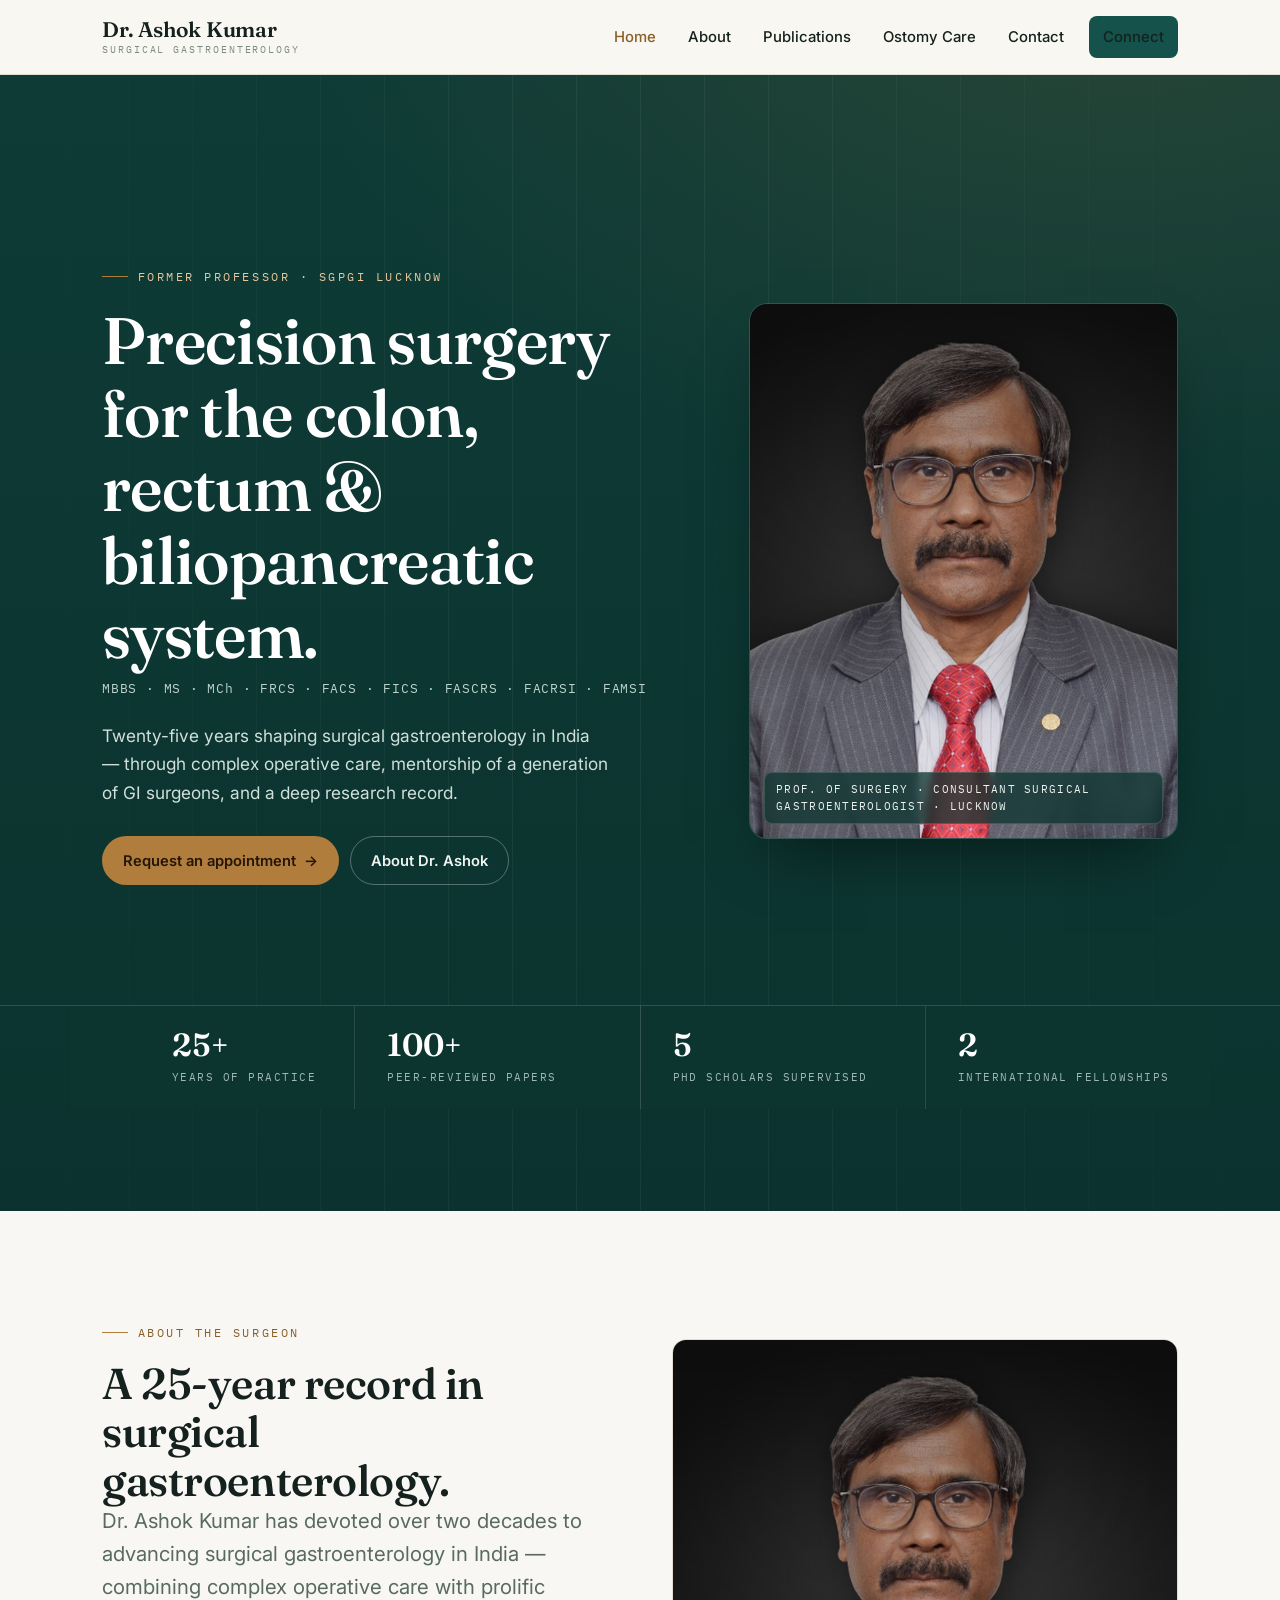
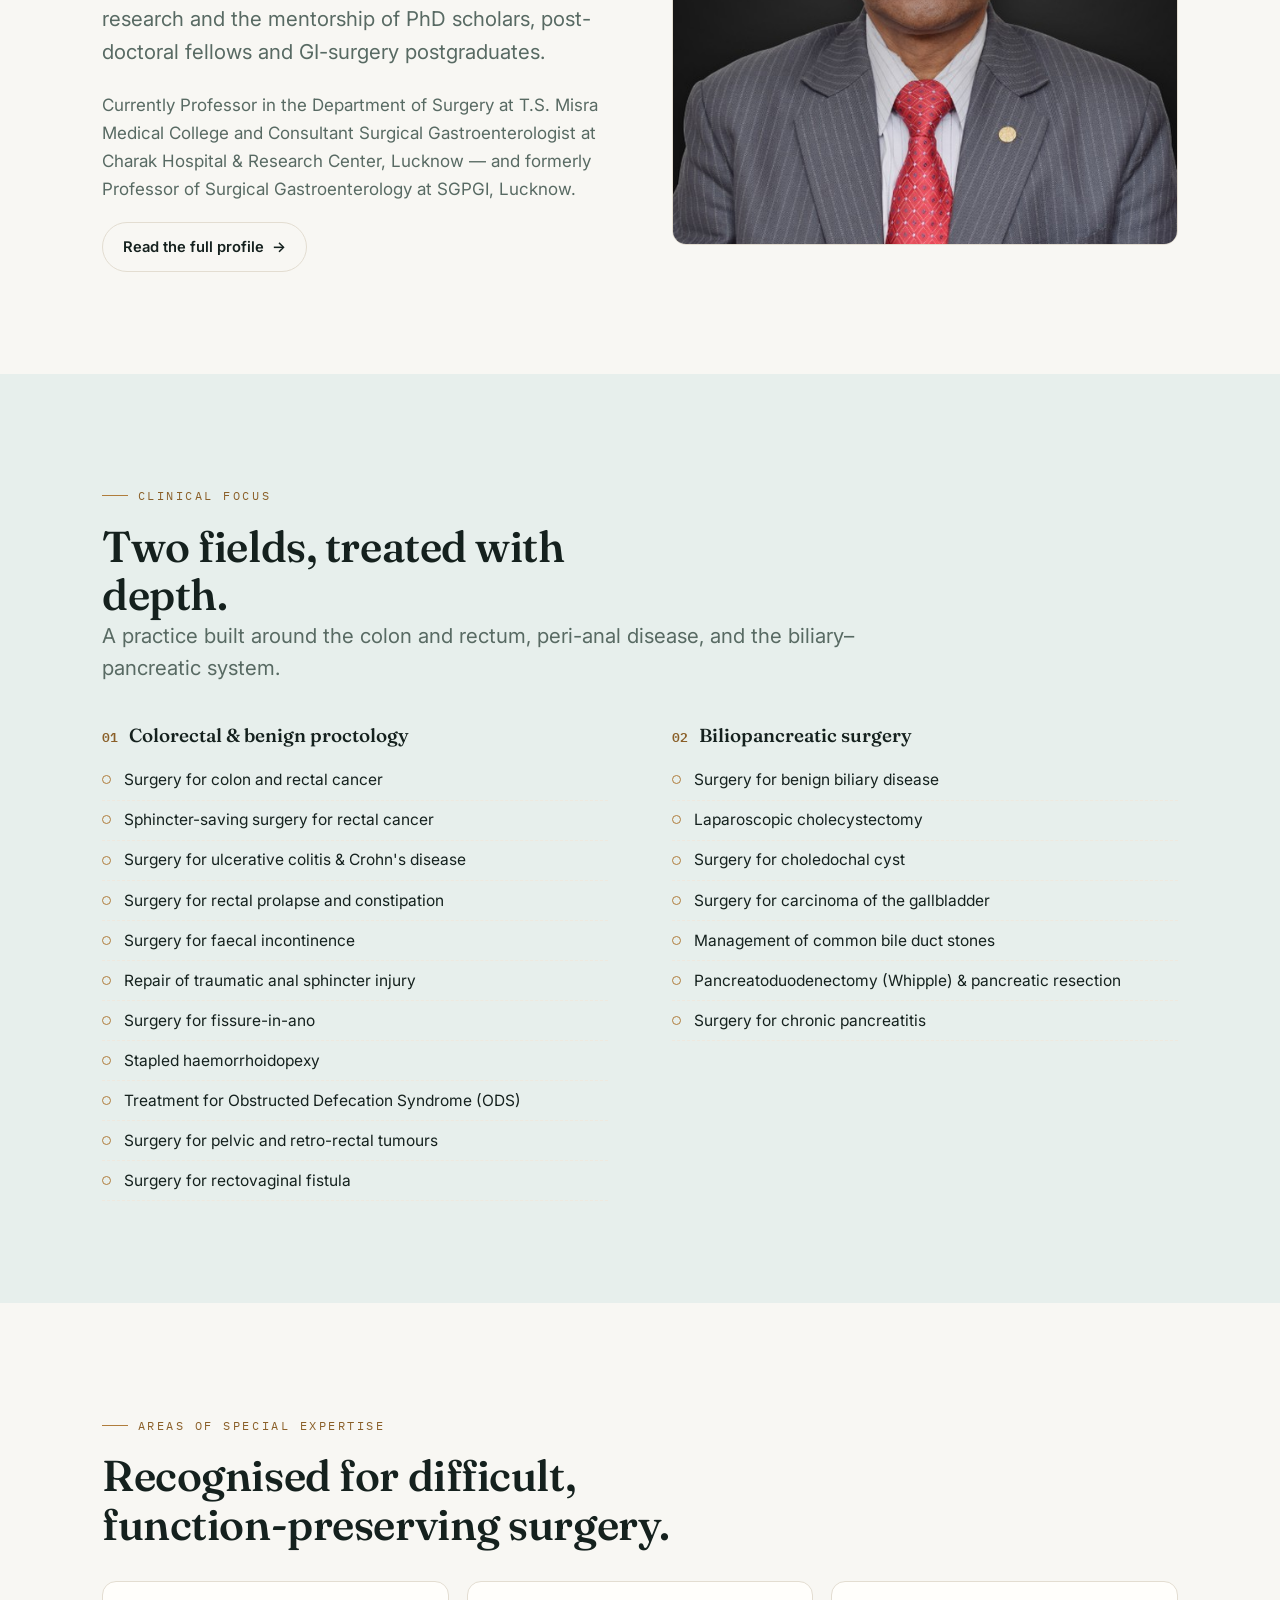
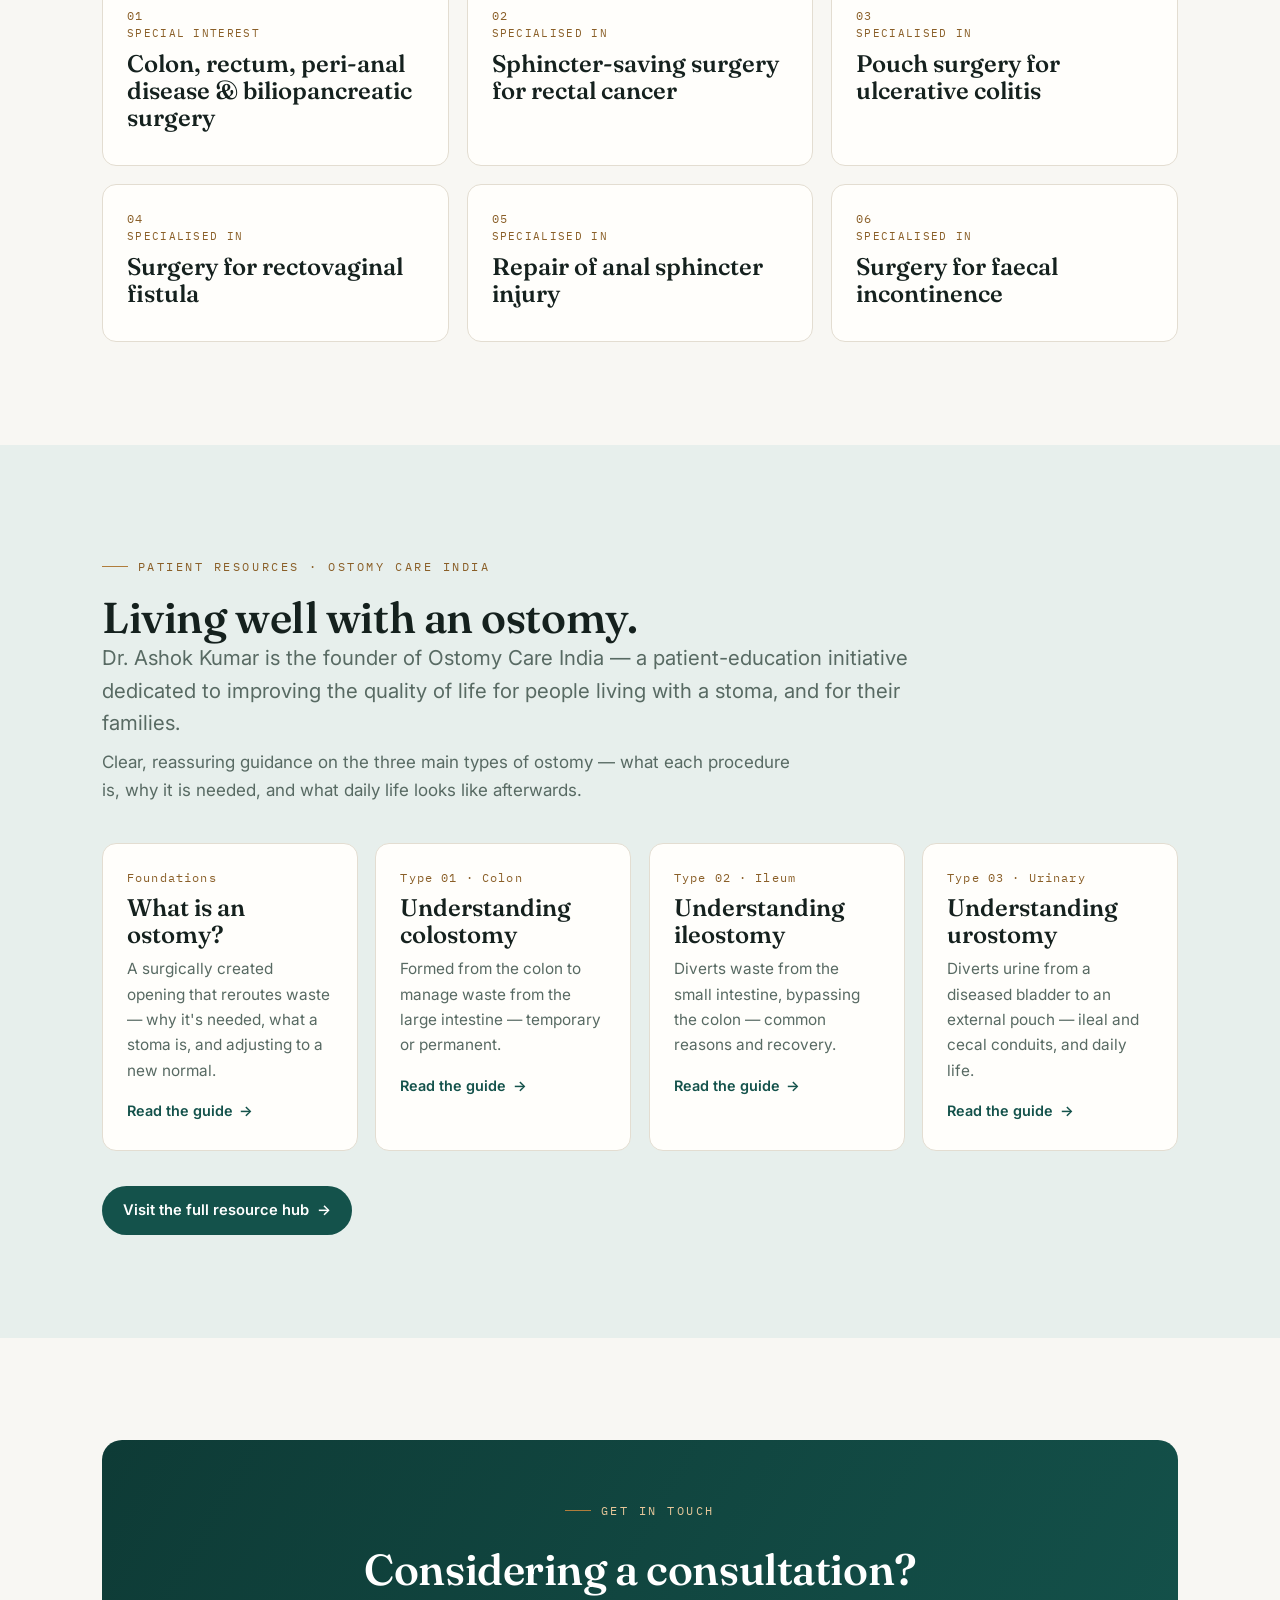
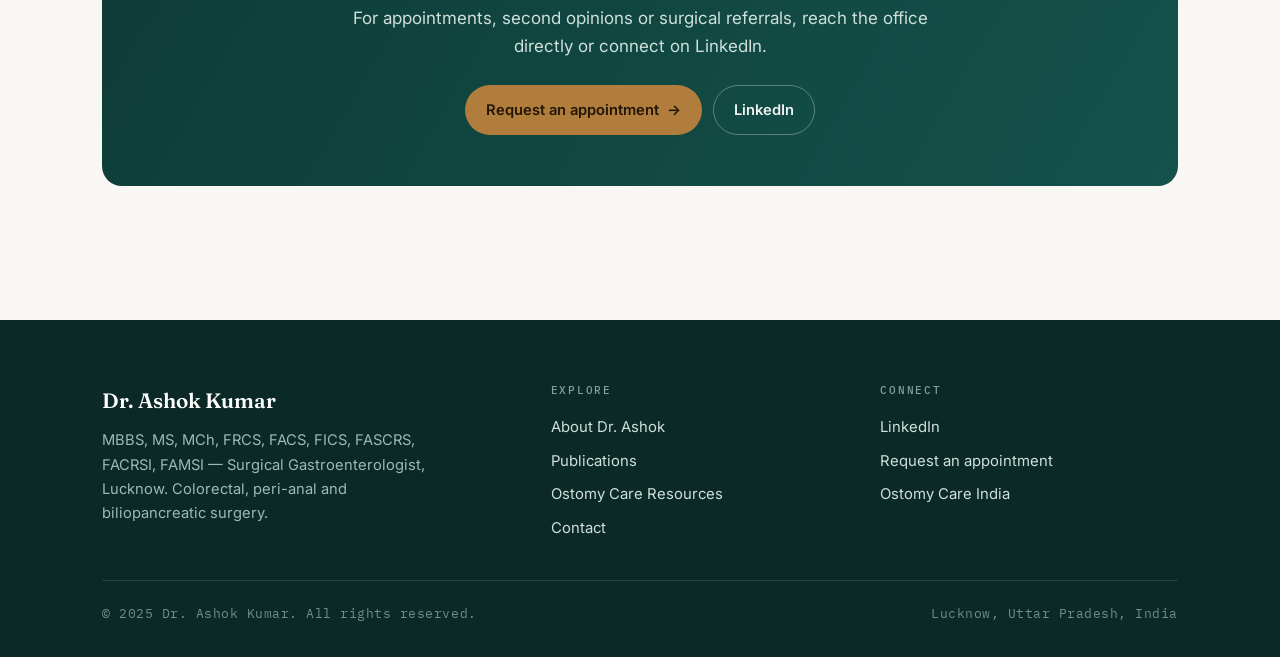
<file: index.html>
<!doctype html>
<html lang="en">
<head>
<meta charset="utf-8">
<meta name="viewport" content="width=device-width, initial-scale=1">
<title>Dr. Ashok Kumar — Surgical Gastroenterologist, Lucknow</title>
<meta name="description" content="Dr. Ashok Kumar, MCh, FRCS — surgical gastroenterologist in Lucknow specialising in colorectal, peri-anal and biliopancreatic surgery. 25+ years of practice, teaching and research.">
<link rel="preconnect" href="https://fonts.googleapis.com">
<link rel="preconnect" href="https://fonts.gstatic.com" crossorigin>
<link href="https://fonts.googleapis.com/css2?family=Fraunces:opsz,wght@9..144,400;9..144,500;9..144,600&family=Inter:wght@400;500;600;700&family=IBM+Plex+Mono:wght@400;500&display=swap" rel="stylesheet">
<link rel="stylesheet" href="assets/style.css">
</head>
<body>
<header class="site-head">
  <div class="wrap bar">
    <a class="brand" href="index.html">
      <b>Dr.&nbsp;Ashok&nbsp;Kumar</b>
      <span>Surgical Gastroenterology</span>
    </a>
    <button class="navtoggle" data-nav aria-label="Menu"><span></span><span></span><span></span></button>
    <nav class="nav" id="nav">
      <a href="index.html" class="active">Home</a>
      <a href="about.html">About</a>
      <a href="publications.html">Publications</a>
      <a href="ostomy-care.html">Ostomy Care</a>
      <a href="contact.html">Contact</a>
      <a class="btn btn-primary" href="https://www.linkedin.com/in/dr-ashok-kumar-ms-mch-frcs-a5b76514/" target="_blank" rel="noopener">Connect</a>
    </nav>
  </div>
</header>

<section class="hero">
  <div class="wrap">
    <div>
      <p class="eyebrow">Former Professor · SGPGI Lucknow</p>
      <h1>Precision surgery for the colon, rectum &amp; biliopancreatic system.</h1>
      <p class="creds">MBBS · MS · MCh · FRCS · FACS · FICS · FASCRS · FACRSI · FAMSI</p>
      <p class="sub">Twenty-five years shaping surgical gastroenterology in India — through complex operative care, mentorship of a generation of GI surgeons, and a deep research record.</p>
      <div class="cta-row">
        <a class="btn btn-bright" href="contact.html">Request an appointment <span class="arw">→</span></a>
        <a class="btn btn-ghost" href="about.html" style="color:#eef3f0;border-color:rgba(255,255,255,.3)">About Dr. Ashok</a>
      </div>
    </div>
    <div class="portrait">
      <img src="assets/img/ashok-portrait.jpg" alt="Dr. Ashok Kumar, Surgical Gastroenterologist" loading="eager">
      <div class="tag">Prof. of Surgery · Consultant Surgical Gastroenterologist · Lucknow</div>
    </div>
  </div>
  <div class="record">
    <div class="wrap">
      <div class="cell"><div class="num">25+</div><div class="lab">Years of practice</div></div>
      <div class="cell"><div class="num">100+</div><div class="lab">Peer-reviewed papers</div></div>
      <div class="cell"><div class="num">5</div><div class="lab">PhD scholars supervised</div></div>
      <div class="cell"><div class="num">2</div><div class="lab">International fellowships</div></div>
    </div>
  </div>
</section>

<section>
  <div class="wrap split">
    <div class="reveal">
      <p class="eyebrow">About the surgeon</p>
      <h2>A 25-year record in surgical gastroenterology.</h2>
      <p class="lead">Dr. Ashok Kumar has devoted over two decades to advancing surgical gastroenterology in India — combining complex operative care with prolific research and the mentorship of PhD scholars, post-doctoral fellows and GI-surgery postgraduates.</p>
      <p style="color:var(--muted)">Currently Professor in the Department of Surgery at T.S. Misra Medical College and Consultant Surgical Gastroenterologist at Charak Hospital &amp; Research Center, Lucknow — and formerly Professor of Surgical Gastroenterology at SGPGI, Lucknow.</p>
      <a class="btn btn-ghost" href="about.html">Read the full profile <span class="arw">→</span></a>
    </div>
    <div class="media reveal">
      <img src="assets/img/ashok-square.jpg" alt="Dr. Ashok Kumar">
    </div>
  </div>
</section>

<section class="tint">
  <div class="wrap">
    <p class="eyebrow">Clinical focus</p>
    <h2 style="max-width:18ch">Two fields, treated with depth.</h2>
    <p class="lead" style="max-width:60ch;margin-bottom:2.5rem">A practice built around the colon and rectum, peri-anal disease, and the biliary–pancreatic system.</p>
    <div class="spec">
      <div class="reveal">
        <h3><i>01</i>Colorectal &amp; benign proctology</h3>
        <ul><li>Surgery for colon and rectal cancer</li><li>Sphincter-saving surgery for rectal cancer</li><li>Surgery for ulcerative colitis &amp; Crohn&#x27;s disease</li><li>Surgery for rectal prolapse and constipation</li><li>Surgery for faecal incontinence</li><li>Repair of traumatic anal sphincter injury</li><li>Surgery for fissure-in-ano</li><li>Stapled haemorrhoidopexy</li><li>Treatment for Obstructed Defecation Syndrome (ODS)</li><li>Surgery for pelvic and retro-rectal tumours</li><li>Surgery for rectovaginal fistula</li></ul>
      </div>
      <div class="reveal">
        <h3><i>02</i>Biliopancreatic surgery</h3>
        <ul><li>Surgery for benign biliary disease</li><li>Laparoscopic cholecystectomy</li><li>Surgery for choledochal cyst</li><li>Surgery for carcinoma of the gallbladder</li><li>Management of common bile duct stones</li><li>Pancreatoduodenectomy (Whipple) &amp; pancreatic resection</li><li>Surgery for chronic pancreatitis</li></ul>
      </div>
    </div>
  </div>
</section>

<section>
  <div class="wrap">
    <p class="eyebrow">Areas of special expertise</p>
    <h2 style="max-width:20ch;margin-bottom:2rem">Recognised for difficult, function-preserving surgery.</h2>
    <div class="grid cols-3">
      <div class="card reveal">
        <div class="idx">01</div>
        <div class="kic" style="font-family:var(--mono);font-size:.68rem;letter-spacing:.12em;text-transform:uppercase;color:var(--brass-deep)">Special interest</div>
        <h3>Colon, rectum, peri-anal disease &amp; biliopancreatic surgery</h3>
      </div>
      <div class="card reveal">
        <div class="idx">02</div>
        <div class="kic" style="font-family:var(--mono);font-size:.68rem;letter-spacing:.12em;text-transform:uppercase;color:var(--brass-deep)">Specialised in</div>
        <h3>Sphincter-saving surgery for rectal cancer</h3>
      </div>
      <div class="card reveal">
        <div class="idx">03</div>
        <div class="kic" style="font-family:var(--mono);font-size:.68rem;letter-spacing:.12em;text-transform:uppercase;color:var(--brass-deep)">Specialised in</div>
        <h3>Pouch surgery for ulcerative colitis</h3>
      </div>
      <div class="card reveal">
        <div class="idx">04</div>
        <div class="kic" style="font-family:var(--mono);font-size:.68rem;letter-spacing:.12em;text-transform:uppercase;color:var(--brass-deep)">Specialised in</div>
        <h3>Surgery for rectovaginal fistula</h3>
      </div>
      <div class="card reveal">
        <div class="idx">05</div>
        <div class="kic" style="font-family:var(--mono);font-size:.68rem;letter-spacing:.12em;text-transform:uppercase;color:var(--brass-deep)">Specialised in</div>
        <h3>Repair of anal sphincter injury</h3>
      </div>
      <div class="card reveal">
        <div class="idx">06</div>
        <div class="kic" style="font-family:var(--mono);font-size:.68rem;letter-spacing:.12em;text-transform:uppercase;color:var(--brass-deep)">Specialised in</div>
        <h3>Surgery for faecal incontinence</h3>
      </div>
    </div>
  </div>
</section>

<section class="tint">
  <div class="wrap">
    <p class="eyebrow">Patient resources · Ostomy Care India</p>
    <h2 style="max-width:20ch">Living well with an ostomy.</h2>
    <p class="lead" style="max-width:64ch;margin-bottom:.5rem">Dr. Ashok Kumar is the founder of Ostomy Care India — a patient-education initiative dedicated to improving the quality of life for people living with a stoma, and for their families.</p>
    <p style="color:var(--muted);max-width:64ch;margin-bottom:2.4rem">Clear, reassuring guidance on the three main types of ostomy — what each procedure is, why it is needed, and what daily life looks like afterwards.</p>
    <div class="grid" style="grid-template-columns:repeat(auto-fit,minmax(225px,1fr));gap:1.1rem">
      <a class="card link reveal" href="what-is-ostomy.html">
        <div class="idx">Foundations</div>
        <h3>What is an ostomy?</h3>
        <p>A surgically created opening that reroutes waste — why it's needed, what a stoma is, and adjusting to a new normal.</p>
        <span class="more">Read the guide <span class="arw">→</span></span>
      </a>
      <a class="card link reveal" href="ostomy-colostomy.html">
        <div class="idx">Type 01 · Colon</div>
        <h3>Understanding colostomy</h3>
        <p>Formed from the colon to manage waste from the large intestine — temporary or permanent.</p>
        <span class="more">Read the guide <span class="arw">→</span></span>
      </a>
      <a class="card link reveal" href="ostomy-ileostomy.html">
        <div class="idx">Type 02 · Ileum</div>
        <h3>Understanding ileostomy</h3>
        <p>Diverts waste from the small intestine, bypassing the colon — common reasons and recovery.</p>
        <span class="more">Read the guide <span class="arw">→</span></span>
      </a>
      <a class="card link reveal" href="ostomy-urostomy.html">
        <div class="idx">Type 03 · Urinary</div>
        <h3>Understanding urostomy</h3>
        <p>Diverts urine from a diseased bladder to an external pouch — ileal and cecal conduits, and daily life.</p>
        <span class="more">Read the guide <span class="arw">→</span></span>
      </a>
    </div>
    <div style="margin-top:2.2rem">
      <a class="btn btn-primary" href="ostomy-care.html">Visit the full resource hub <span class="arw">→</span></a>
    </div>
  </div>
</section>

<section>
  <div class="wrap">
    <div class="band reveal">
      <p class="eyebrow" style="justify-content:center;color:#e7c79a">Get in touch</p>
      <h2>Considering a consultation?</h2>
      <p>For appointments, second opinions or surgical referrals, reach the office directly or connect on LinkedIn.</p>
      <div class="cta-row">
        <a class="btn btn-bright" href="contact.html">Request an appointment <span class="arw">→</span></a>
        <a class="btn btn-ghost" href="https://www.linkedin.com/in/dr-ashok-kumar-ms-mch-frcs-a5b76514/" target="_blank" rel="noopener" style="color:#eef3f0;border-color:rgba(255,255,255,.3)">LinkedIn</a>
      </div>
    </div>
  </div>
</section>

<footer class="site-foot">
  <div class="wrap">
    <div class="top">
      <div>
        <b class="fbrand">Dr. Ashok Kumar</b>
        <p>MBBS, MS, MCh, FRCS, FACS, FICS, FASCRS, FACRSI, FAMSI — Surgical Gastroenterologist, Lucknow. Colorectal, peri-anal and biliopancreatic surgery.</p>
      </div>
      <div>
        <h4>Explore</h4>
        <a href="about.html">About Dr. Ashok</a>
        <a href="publications.html">Publications</a>
        <a href="ostomy-care.html">Ostomy Care Resources</a>
        <a href="contact.html">Contact</a>
      </div>
      <div>
        <h4>Connect</h4>
        <a href="https://www.linkedin.com/in/dr-ashok-kumar-ms-mch-frcs-a5b76514/" target="_blank" rel="noopener">LinkedIn</a>
        <a href="contact.html">Request an appointment</a>
        <a href="ostomy-care.html">Ostomy Care India</a>
      </div>
    </div>
    <div class="btm">
      <span>© 2025 Dr. Ashok Kumar. All rights reserved.</span>
      <span>Lucknow, Uttar Pradesh, India</span>
    </div>
  </div>
</footer>
<script src="assets/main.js"></script>
</body>
</html>
</file>
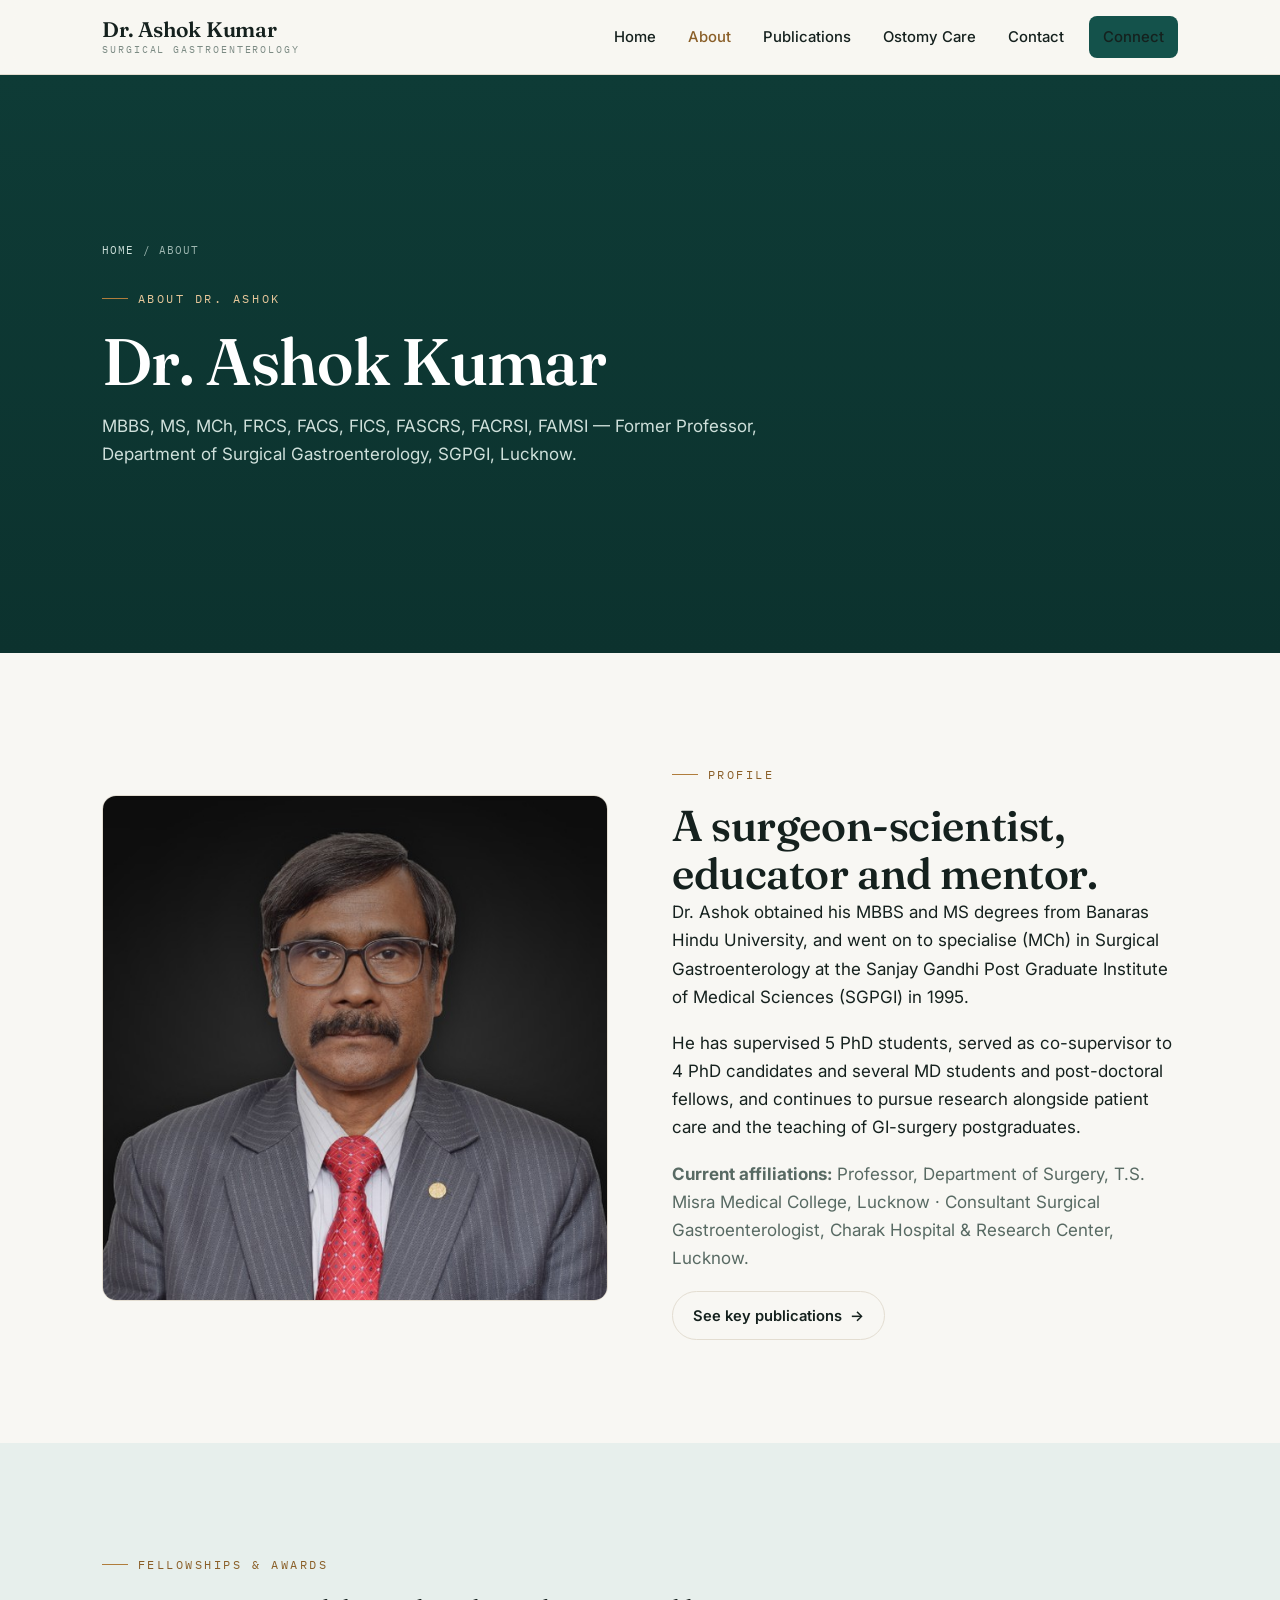
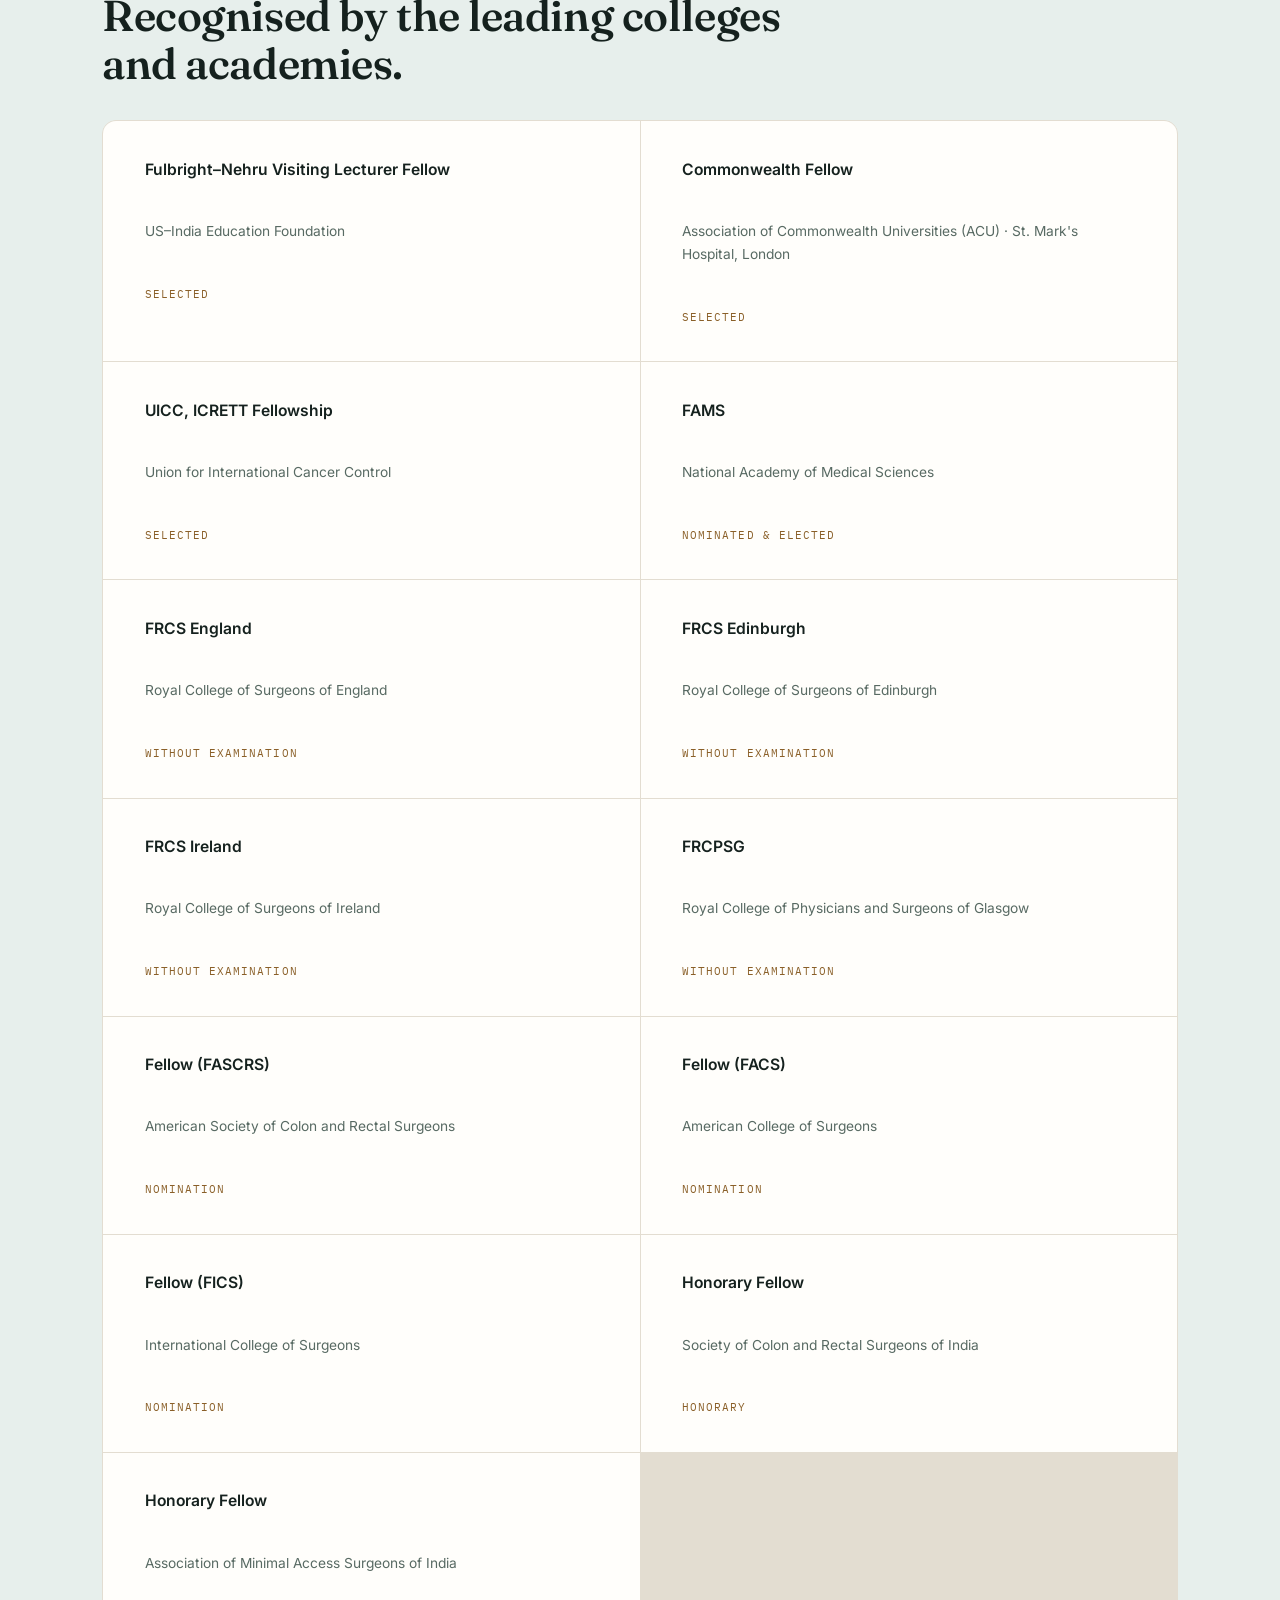
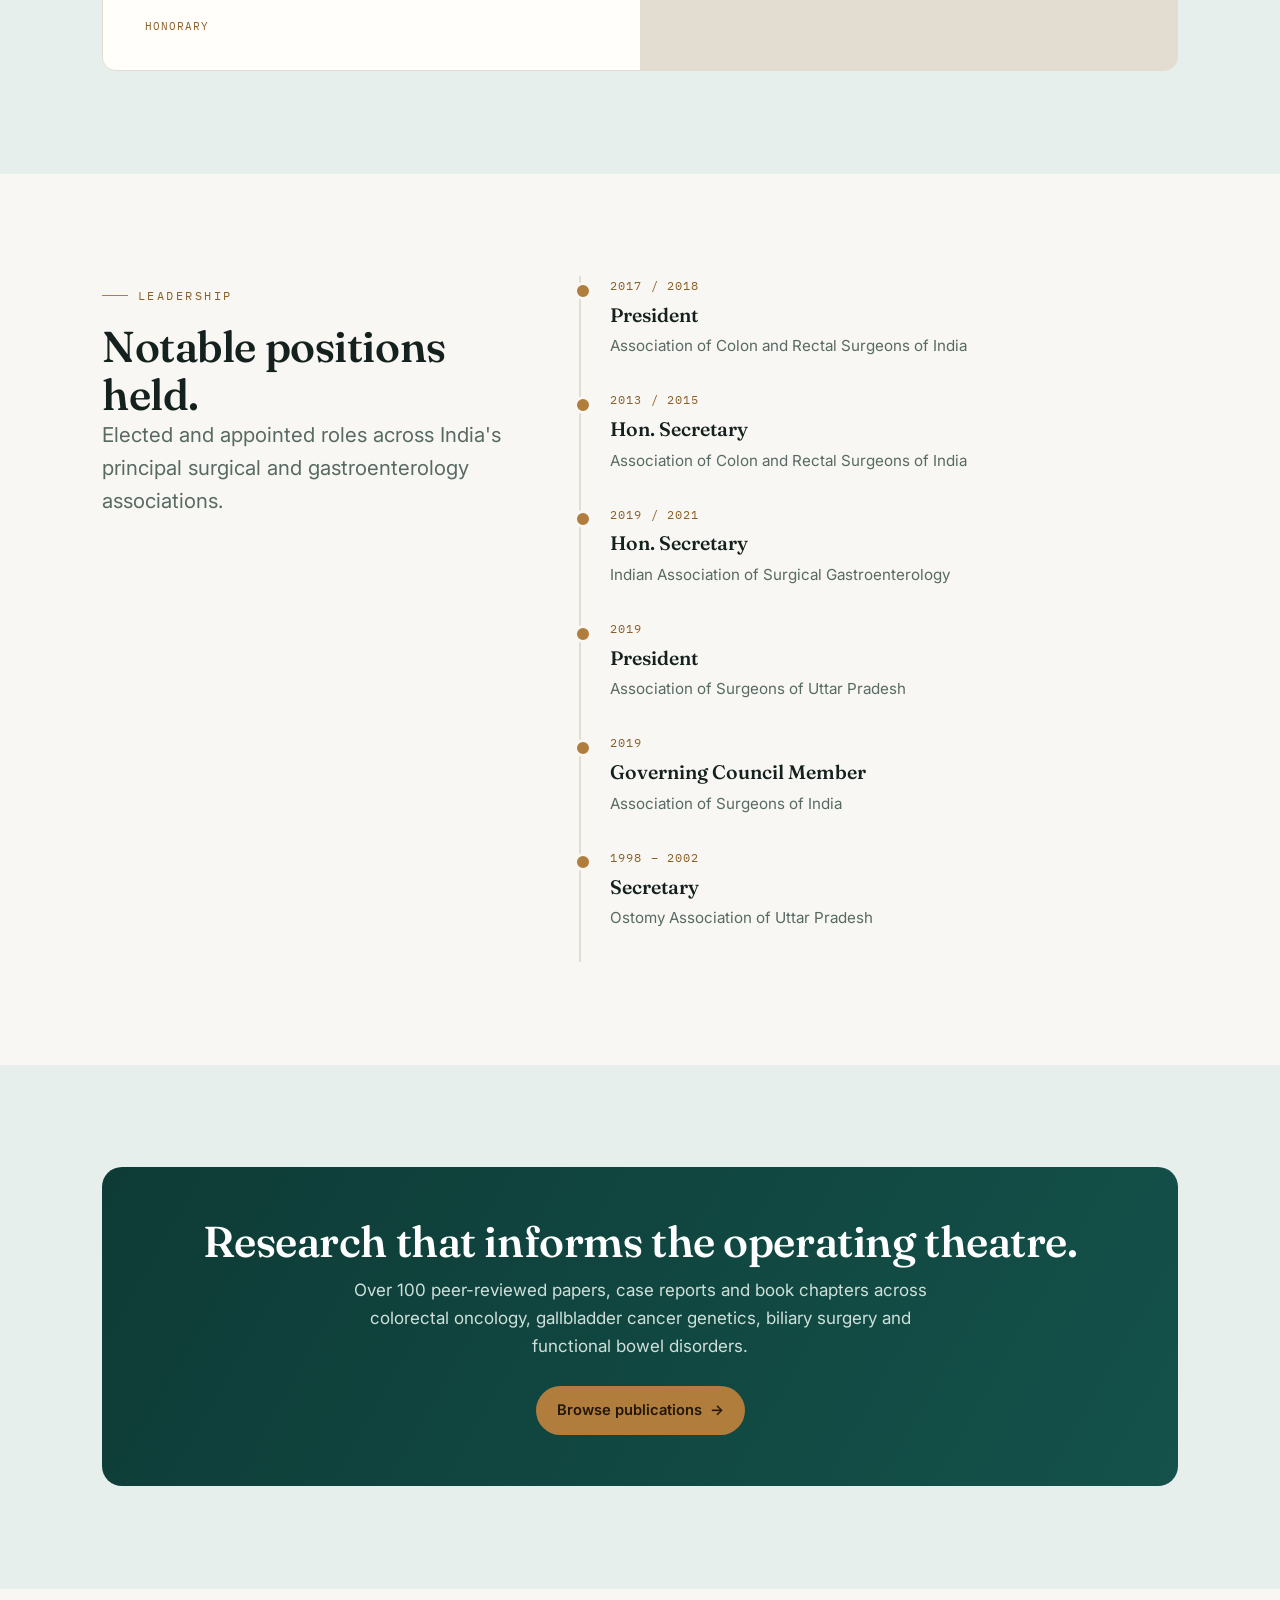
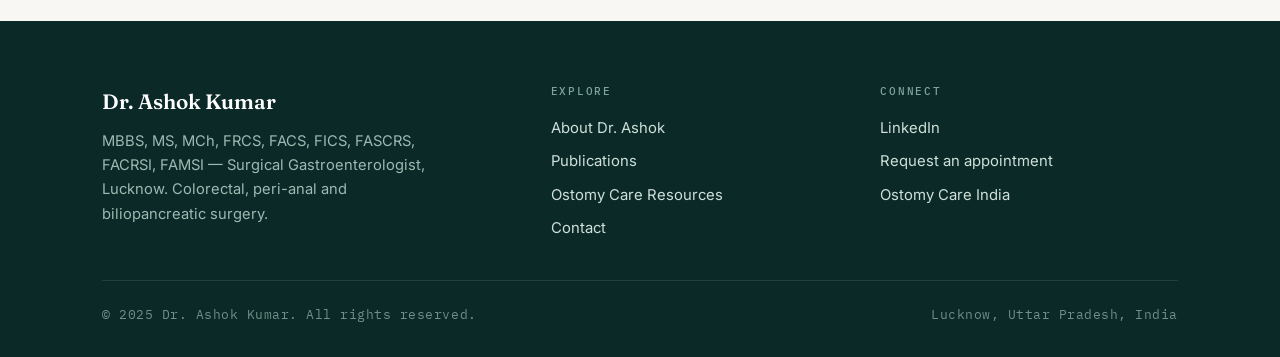
<file: about.html>
<!doctype html>
<html lang="en">
<head>
<meta charset="utf-8">
<meta name="viewport" content="width=device-width, initial-scale=1">
<title>About Dr. Ashok Kumar — Surgical Gastroenterologist</title>
<meta name="description" content="Profile of Dr. Ashok Kumar, MCh, FRCS — former Professor of Surgical Gastroenterology at SGPGI Lucknow, his fellowships, awards and leadership positions.">
<link rel="preconnect" href="https://fonts.googleapis.com">
<link rel="preconnect" href="https://fonts.gstatic.com" crossorigin>
<link href="https://fonts.googleapis.com/css2?family=Fraunces:opsz,wght@9..144,400;9..144,500;9..144,600&family=Inter:wght@400;500;600;700&family=IBM+Plex+Mono:wght@400;500&display=swap" rel="stylesheet">
<link rel="stylesheet" href="assets/style.css">
</head>
<body>
<header class="site-head">
  <div class="wrap bar">
    <a class="brand" href="index.html">
      <b>Dr.&nbsp;Ashok&nbsp;Kumar</b>
      <span>Surgical Gastroenterology</span>
    </a>
    <button class="navtoggle" data-nav aria-label="Menu"><span></span><span></span><span></span></button>
    <nav class="nav" id="nav">
      <a href="index.html">Home</a>
      <a href="about.html" class="active">About</a>
      <a href="publications.html">Publications</a>
      <a href="ostomy-care.html">Ostomy Care</a>
      <a href="contact.html">Contact</a>
      <a class="btn btn-primary" href="https://www.linkedin.com/in/dr-ashok-kumar-ms-mch-frcs-a5b76514/" target="_blank" rel="noopener">Connect</a>
    </nav>
  </div>
</header>

<section class="hero-slim">
  <div class="wrap">
    <div class="crumbs"><a href="index.html">Home</a> / About</div>
    <p class="eyebrow">About Dr. Ashok</p>
    <h1>Dr. Ashok Kumar</h1>
    <p>MBBS, MS, MCh, FRCS, FACS, FICS, FASCRS, FACRSI, FAMSI — Former Professor, Department of Surgical Gastroenterology, SGPGI, Lucknow.</p>
  </div>
</section>

<section>
  <div class="wrap split">
    <div class="media reveal"><img src="assets/img/ashok-square.jpg" alt="Dr. Ashok Kumar"></div>
    <div class="reveal">
      <p class="eyebrow">Profile</p>
      <h2>A surgeon-scientist, educator and mentor.</h2>
      <p>Dr. Ashok obtained his MBBS and MS degrees from Banaras Hindu University, and went on to specialise (MCh) in Surgical Gastroenterology at the Sanjay Gandhi Post Graduate Institute of Medical Sciences (SGPGI) in 1995.</p>
      <p>He has supervised 5 PhD students, served as co-supervisor to 4 PhD candidates and several MD students and post-doctoral fellows, and continues to pursue research alongside patient care and the teaching of GI-surgery postgraduates.</p>
      <p style="color:var(--muted)"><b>Current affiliations:</b> Professor, Department of Surgery, T.S. Misra Medical College, Lucknow · Consultant Surgical Gastroenterologist, Charak Hospital &amp; Research Center, Lucknow.</p>
      <a class="btn btn-ghost" href="publications.html">See key publications <span class="arw">→</span></a>
    </div>
  </div>
</section>

<section class="tint">
  <div class="wrap">
    <p class="eyebrow">Fellowships &amp; awards</p>
    <h2 style="max-width:24ch;margin-bottom:2rem">Recognised by the leading colleges and academies.</h2>
    <div class="fellows reveal"><div><div class="ft">Fulbright–Nehru Visiting Lecturer Fellow</div><div class="fm">US–India Education Foundation</div><div class="fk">Selected</div></div><div><div class="ft">Commonwealth Fellow</div><div class="fm">Association of Commonwealth Universities (ACU) · St. Mark&#x27;s Hospital, London</div><div class="fk">Selected</div></div><div><div class="ft">UICC, ICRETT Fellowship</div><div class="fm">Union for International Cancer Control</div><div class="fk">Selected</div></div><div><div class="ft">FAMS</div><div class="fm">National Academy of Medical Sciences</div><div class="fk">Nominated &amp; elected</div></div><div><div class="ft">FRCS England</div><div class="fm">Royal College of Surgeons of England</div><div class="fk">Without examination</div></div><div><div class="ft">FRCS Edinburgh</div><div class="fm">Royal College of Surgeons of Edinburgh</div><div class="fk">Without examination</div></div><div><div class="ft">FRCS Ireland</div><div class="fm">Royal College of Surgeons of Ireland</div><div class="fk">Without examination</div></div><div><div class="ft">FRCPSG</div><div class="fm">Royal College of Physicians and Surgeons of Glasgow</div><div class="fk">Without examination</div></div><div><div class="ft">Fellow (FASCRS)</div><div class="fm">American Society of Colon and Rectal Surgeons</div><div class="fk">Nomination</div></div><div><div class="ft">Fellow (FACS)</div><div class="fm">American College of Surgeons</div><div class="fk">Nomination</div></div><div><div class="ft">Fellow (FICS)</div><div class="fm">International College of Surgeons</div><div class="fk">Nomination</div></div><div><div class="ft">Honorary Fellow</div><div class="fm">Society of Colon and Rectal Surgeons of India</div><div class="fk">Honorary</div></div><div><div class="ft">Honorary Fellow</div><div class="fm">Association of Minimal Access Surgeons of India</div><div class="fk">Honorary</div></div></div>
  </div>
</section>

<section>
  <div class="wrap" style="display:grid;grid-template-columns:.8fr 1.2fr;gap:clamp(2rem,5vw,4rem)">
    <div class="reveal">
      <p class="eyebrow">Leadership</p>
      <h2>Notable positions held.</h2>
      <p class="lead">Elected and appointed roles across India's principal surgical and gastroenterology associations.</p>
    </div>
    <div class="timeline"><div class="tl reveal"><div class="yr">2017 / 2018</div><div class="role">President</div><div class="org">Association of Colon and Rectal Surgeons of India</div></div><div class="tl reveal"><div class="yr">2013 / 2015</div><div class="role">Hon. Secretary</div><div class="org">Association of Colon and Rectal Surgeons of India</div></div><div class="tl reveal"><div class="yr">2019 / 2021</div><div class="role">Hon. Secretary</div><div class="org">Indian Association of Surgical Gastroenterology</div></div><div class="tl reveal"><div class="yr">2019</div><div class="role">President</div><div class="org">Association of Surgeons of Uttar Pradesh</div></div><div class="tl reveal"><div class="yr">2019</div><div class="role">Governing Council Member</div><div class="org">Association of Surgeons of India</div></div><div class="tl reveal"><div class="yr">1998 – 2002</div><div class="role">Secretary</div><div class="org">Ostomy Association of Uttar Pradesh</div></div></div>
  </div>
</section>

<section class="tint">
  <div class="wrap">
    <div class="band reveal">
      <h2>Research that informs the operating theatre.</h2>
      <p>Over 100 peer-reviewed papers, case reports and book chapters across colorectal oncology, gallbladder cancer genetics, biliary surgery and functional bowel disorders.</p>
      <div class="cta-row"><a class="btn btn-bright" href="publications.html">Browse publications <span class="arw">→</span></a></div>
    </div>
  </div>
</section>

<footer class="site-foot">
  <div class="wrap">
    <div class="top">
      <div>
        <b class="fbrand">Dr. Ashok Kumar</b>
        <p>MBBS, MS, MCh, FRCS, FACS, FICS, FASCRS, FACRSI, FAMSI — Surgical Gastroenterologist, Lucknow. Colorectal, peri-anal and biliopancreatic surgery.</p>
      </div>
      <div>
        <h4>Explore</h4>
        <a href="about.html">About Dr. Ashok</a>
        <a href="publications.html">Publications</a>
        <a href="ostomy-care.html">Ostomy Care Resources</a>
        <a href="contact.html">Contact</a>
      </div>
      <div>
        <h4>Connect</h4>
        <a href="https://www.linkedin.com/in/dr-ashok-kumar-ms-mch-frcs-a5b76514/" target="_blank" rel="noopener">LinkedIn</a>
        <a href="contact.html">Request an appointment</a>
        <a href="ostomy-care.html">Ostomy Care India</a>
      </div>
    </div>
    <div class="btm">
      <span>© 2025 Dr. Ashok Kumar. All rights reserved.</span>
      <span>Lucknow, Uttar Pradesh, India</span>
    </div>
  </div>
</footer>
<script src="assets/main.js"></script>
</body>
</html>
</file>
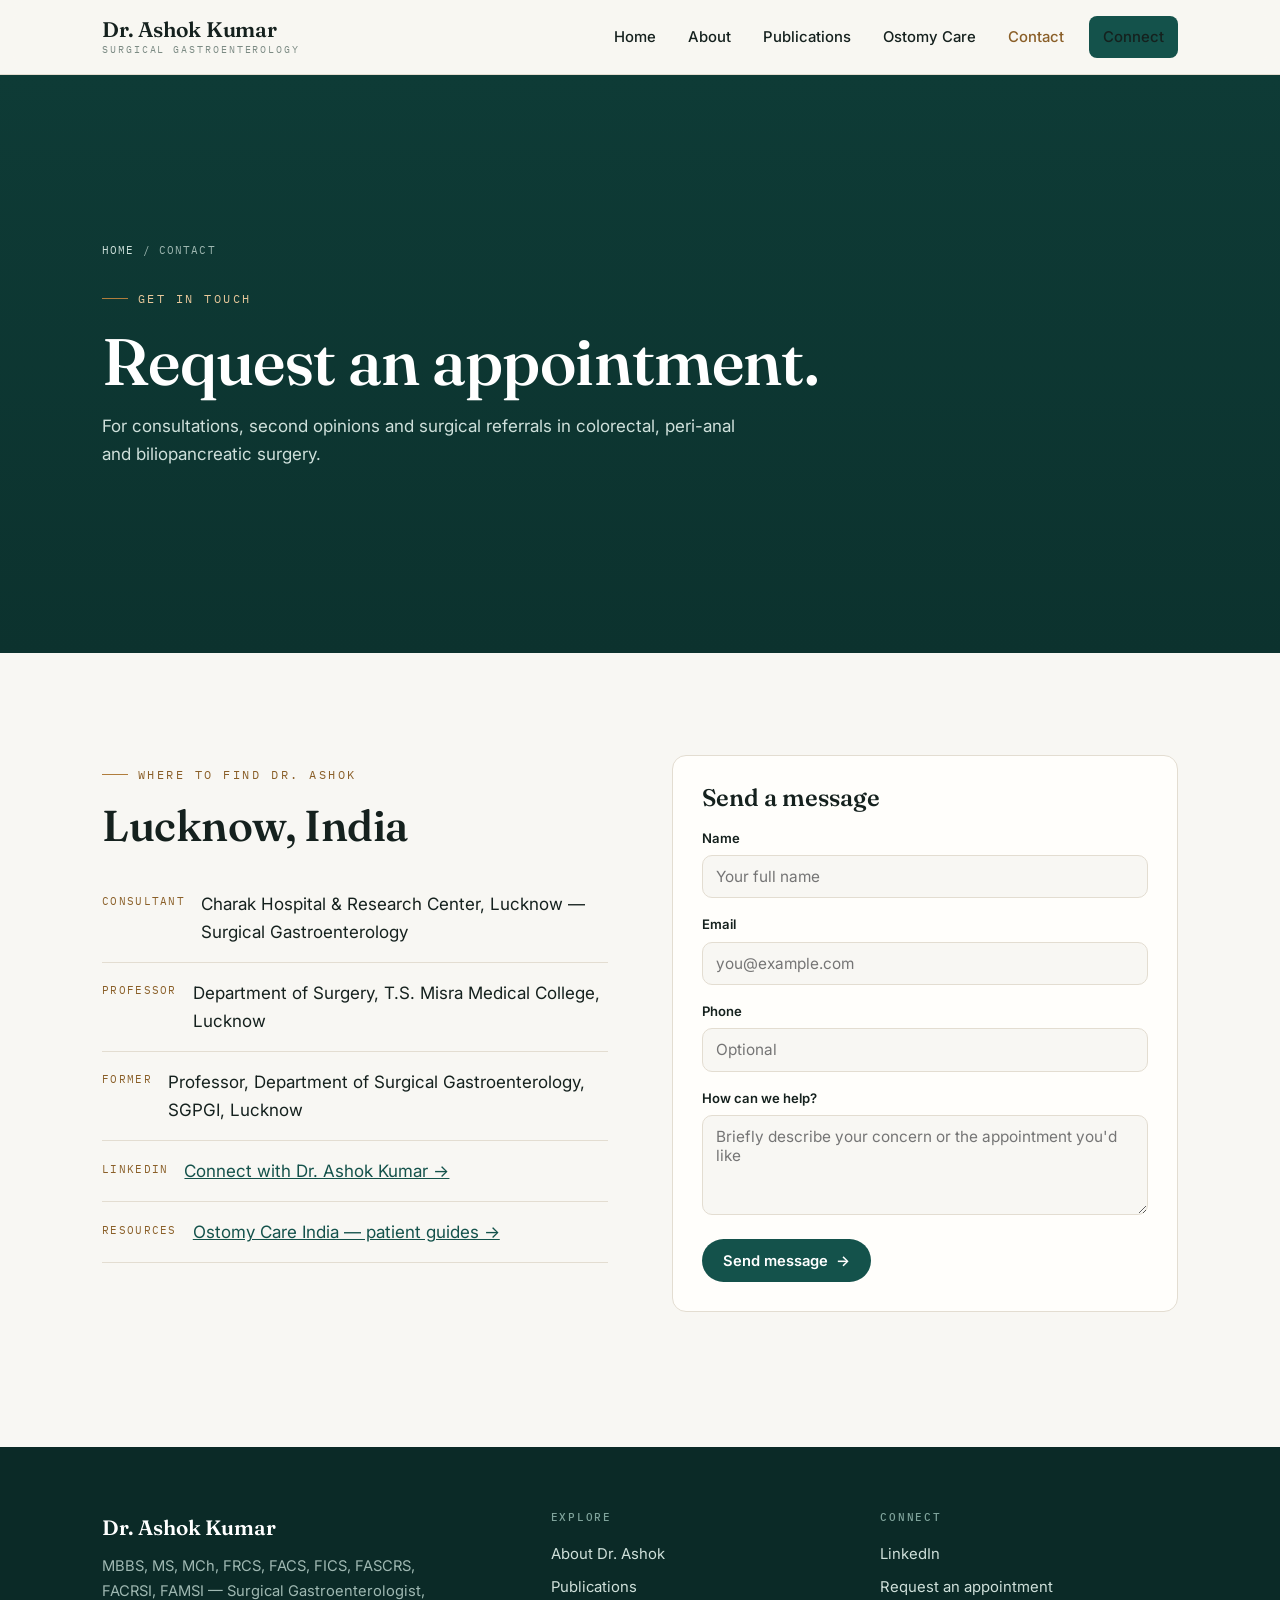
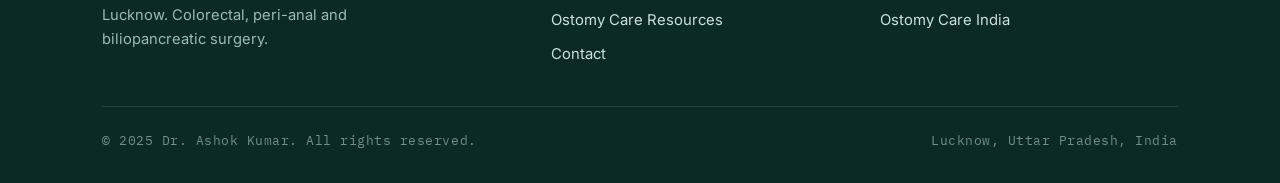
<file: contact.html>
<!doctype html>
<html lang="en">
<head>
<meta charset="utf-8">
<meta name="viewport" content="width=device-width, initial-scale=1">
<title>Contact — Dr. Ashok Kumar, Surgical Gastroenterologist, Lucknow</title>
<meta name="description" content="Request an appointment or second opinion with Dr. Ashok Kumar — surgical gastroenterologist in Lucknow. Charak Hospital &amp; T.S. Misra Medical College.">
<link rel="preconnect" href="https://fonts.googleapis.com">
<link rel="preconnect" href="https://fonts.gstatic.com" crossorigin>
<link href="https://fonts.googleapis.com/css2?family=Fraunces:opsz,wght@9..144,400;9..144,500;9..144,600&family=Inter:wght@400;500;600;700&family=IBM+Plex+Mono:wght@400;500&display=swap" rel="stylesheet">
<link rel="stylesheet" href="assets/style.css">
</head>
<body>
<header class="site-head">
  <div class="wrap bar">
    <a class="brand" href="index.html">
      <b>Dr.&nbsp;Ashok&nbsp;Kumar</b>
      <span>Surgical Gastroenterology</span>
    </a>
    <button class="navtoggle" data-nav aria-label="Menu"><span></span><span></span><span></span></button>
    <nav class="nav" id="nav">
      <a href="index.html">Home</a>
      <a href="about.html">About</a>
      <a href="publications.html">Publications</a>
      <a href="ostomy-care.html">Ostomy Care</a>
      <a href="contact.html" class="active">Contact</a>
      <a class="btn btn-primary" href="https://www.linkedin.com/in/dr-ashok-kumar-ms-mch-frcs-a5b76514/" target="_blank" rel="noopener">Connect</a>
    </nav>
  </div>
</header>

<section class="hero-slim">
  <div class="wrap">
    <div class="crumbs"><a href="index.html">Home</a> / Contact</div>
    <p class="eyebrow">Get in touch</p>
    <h1>Request an appointment.</h1>
    <p>For consultations, second opinions and surgical referrals in colorectal, peri-anal and biliopancreatic surgery.</p>
  </div>
</section>

<section>
  <div class="wrap contact-grid">
    <div class="reveal">
      <p class="eyebrow">Where to find Dr. Ashok</p>
      <h2>Lucknow, India</h2>
      <ul class="cinfo">
        <li><span class="k">Consultant</span><span>Charak Hospital &amp; Research Center, Lucknow — Surgical Gastroenterology</span></li>
        <li><span class="k">Professor</span><span>Department of Surgery, T.S. Misra Medical College, Lucknow</span></li>
        <li><span class="k">Former</span><span>Professor, Department of Surgical Gastroenterology, SGPGI, Lucknow</span></li>
        <li><span class="k">LinkedIn</span><span><a href="https://www.linkedin.com/in/dr-ashok-kumar-ms-mch-frcs-a5b76514/" target="_blank" rel="noopener">Connect with Dr. Ashok Kumar →</a></span></li>
        <li><span class="k">Resources</span><span><a href="ostomy-care.html">Ostomy Care India — patient guides →</a></span></li>
      </ul>
    </div>
    <div class="panel reveal">
      <h3 style="margin-bottom:1rem">Send a message</h3>
      <form onsubmit="return fakeSubmit(event)">
        <div class="row"><label for="n">Name</label><input id="n" name="n" required placeholder="Your full name"></div>
        <div class="row"><label for="e">Email</label><input id="e" type="email" name="e" required placeholder="you@example.com"></div>
        <div class="row"><label for="p">Phone</label><input id="p" name="p" placeholder="Optional"></div>
        <div class="row"><label for="m">How can we help?</label><textarea id="m" name="m" rows="4" required placeholder="Briefly describe your concern or the appointment you'd like"></textarea></div>
        <button class="btn btn-primary" type="submit">Send message <span class="arw">→</span></button>
        <p id="formmsg" style="display:none;margin-top:1rem;font-size:.9rem;color:var(--teal-800);background:var(--teal-tint);padding:.8rem 1rem;border-radius:10px"></p>
      </form>
    </div>
  </div>
</section>

<footer class="site-foot">
  <div class="wrap">
    <div class="top">
      <div>
        <b class="fbrand">Dr. Ashok Kumar</b>
        <p>MBBS, MS, MCh, FRCS, FACS, FICS, FASCRS, FACRSI, FAMSI — Surgical Gastroenterologist, Lucknow. Colorectal, peri-anal and biliopancreatic surgery.</p>
      </div>
      <div>
        <h4>Explore</h4>
        <a href="about.html">About Dr. Ashok</a>
        <a href="publications.html">Publications</a>
        <a href="ostomy-care.html">Ostomy Care Resources</a>
        <a href="contact.html">Contact</a>
      </div>
      <div>
        <h4>Connect</h4>
        <a href="https://www.linkedin.com/in/dr-ashok-kumar-ms-mch-frcs-a5b76514/" target="_blank" rel="noopener">LinkedIn</a>
        <a href="contact.html">Request an appointment</a>
        <a href="ostomy-care.html">Ostomy Care India</a>
      </div>
    </div>
    <div class="btm">
      <span>© 2025 Dr. Ashok Kumar. All rights reserved.</span>
      <span>Lucknow, Uttar Pradesh, India</span>
    </div>
  </div>
</footer>
<script src="assets/main.js"></script>
</body>
</html>
</file>
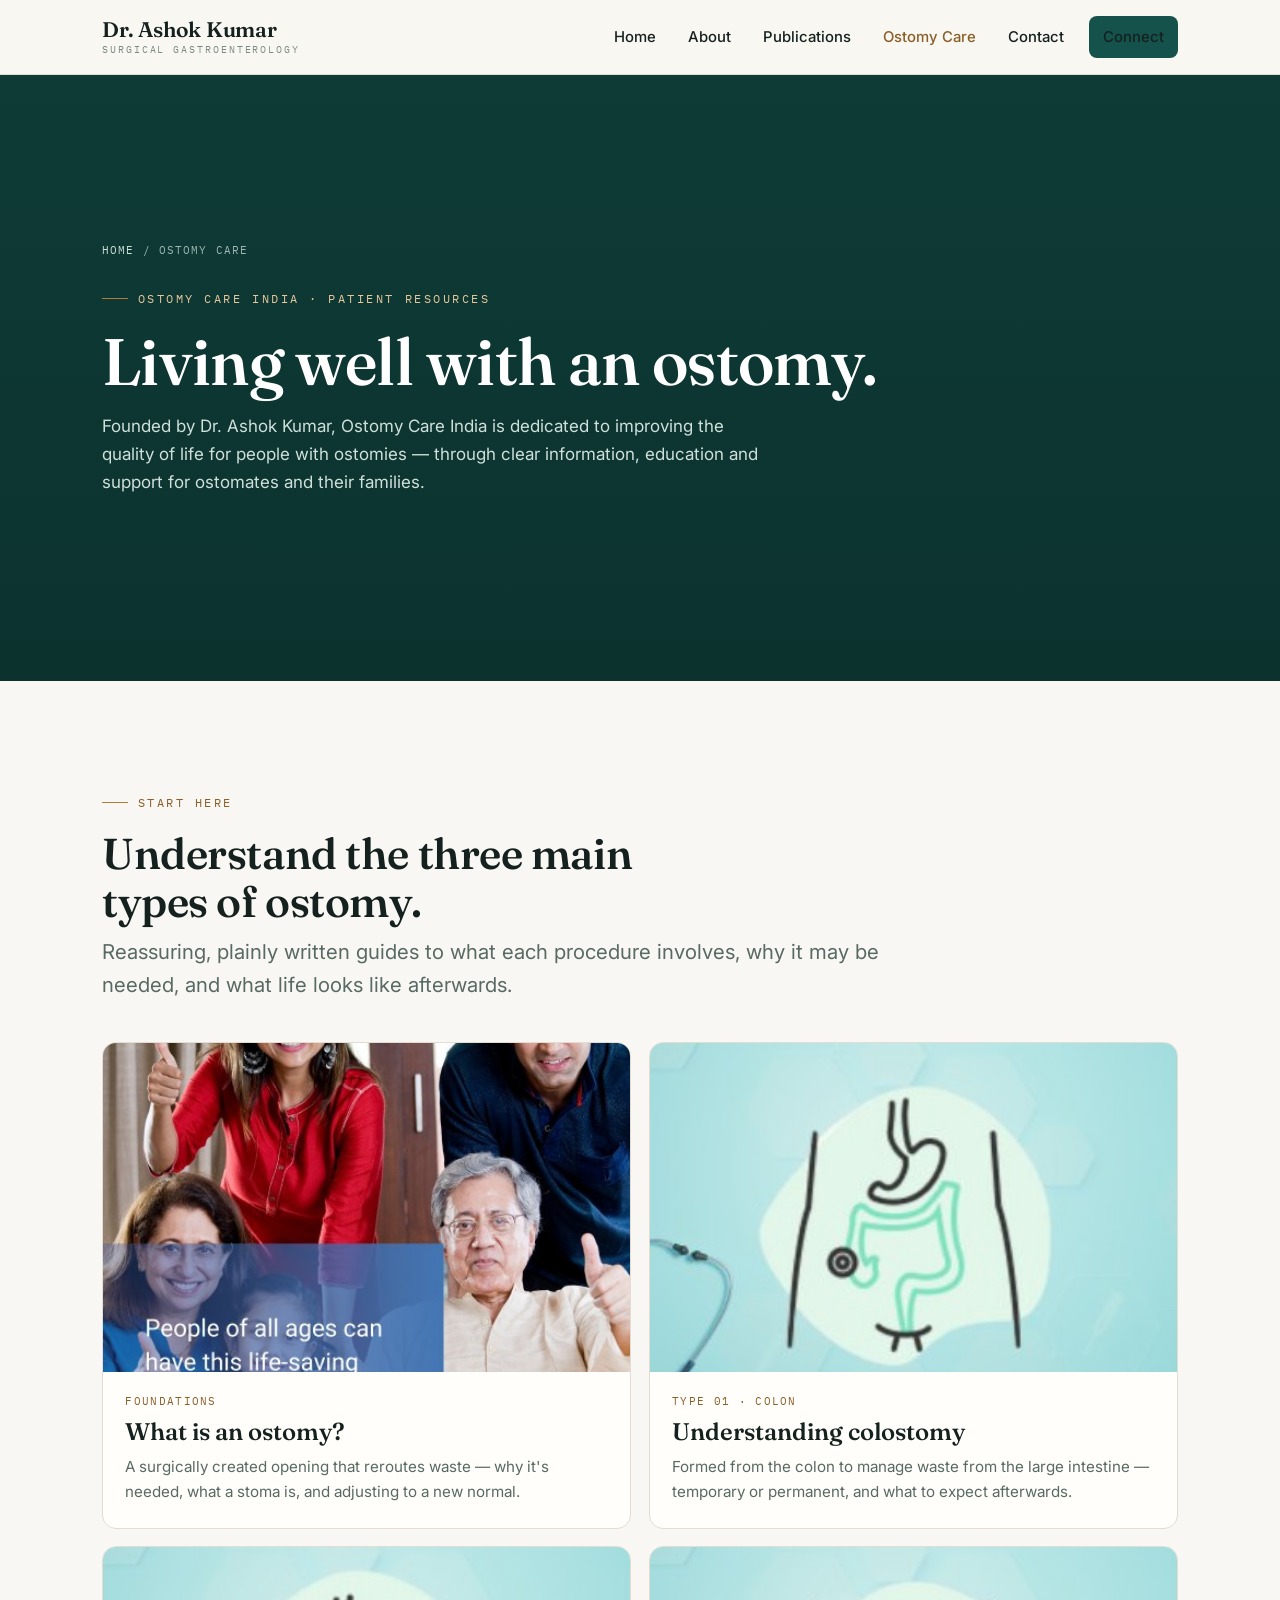
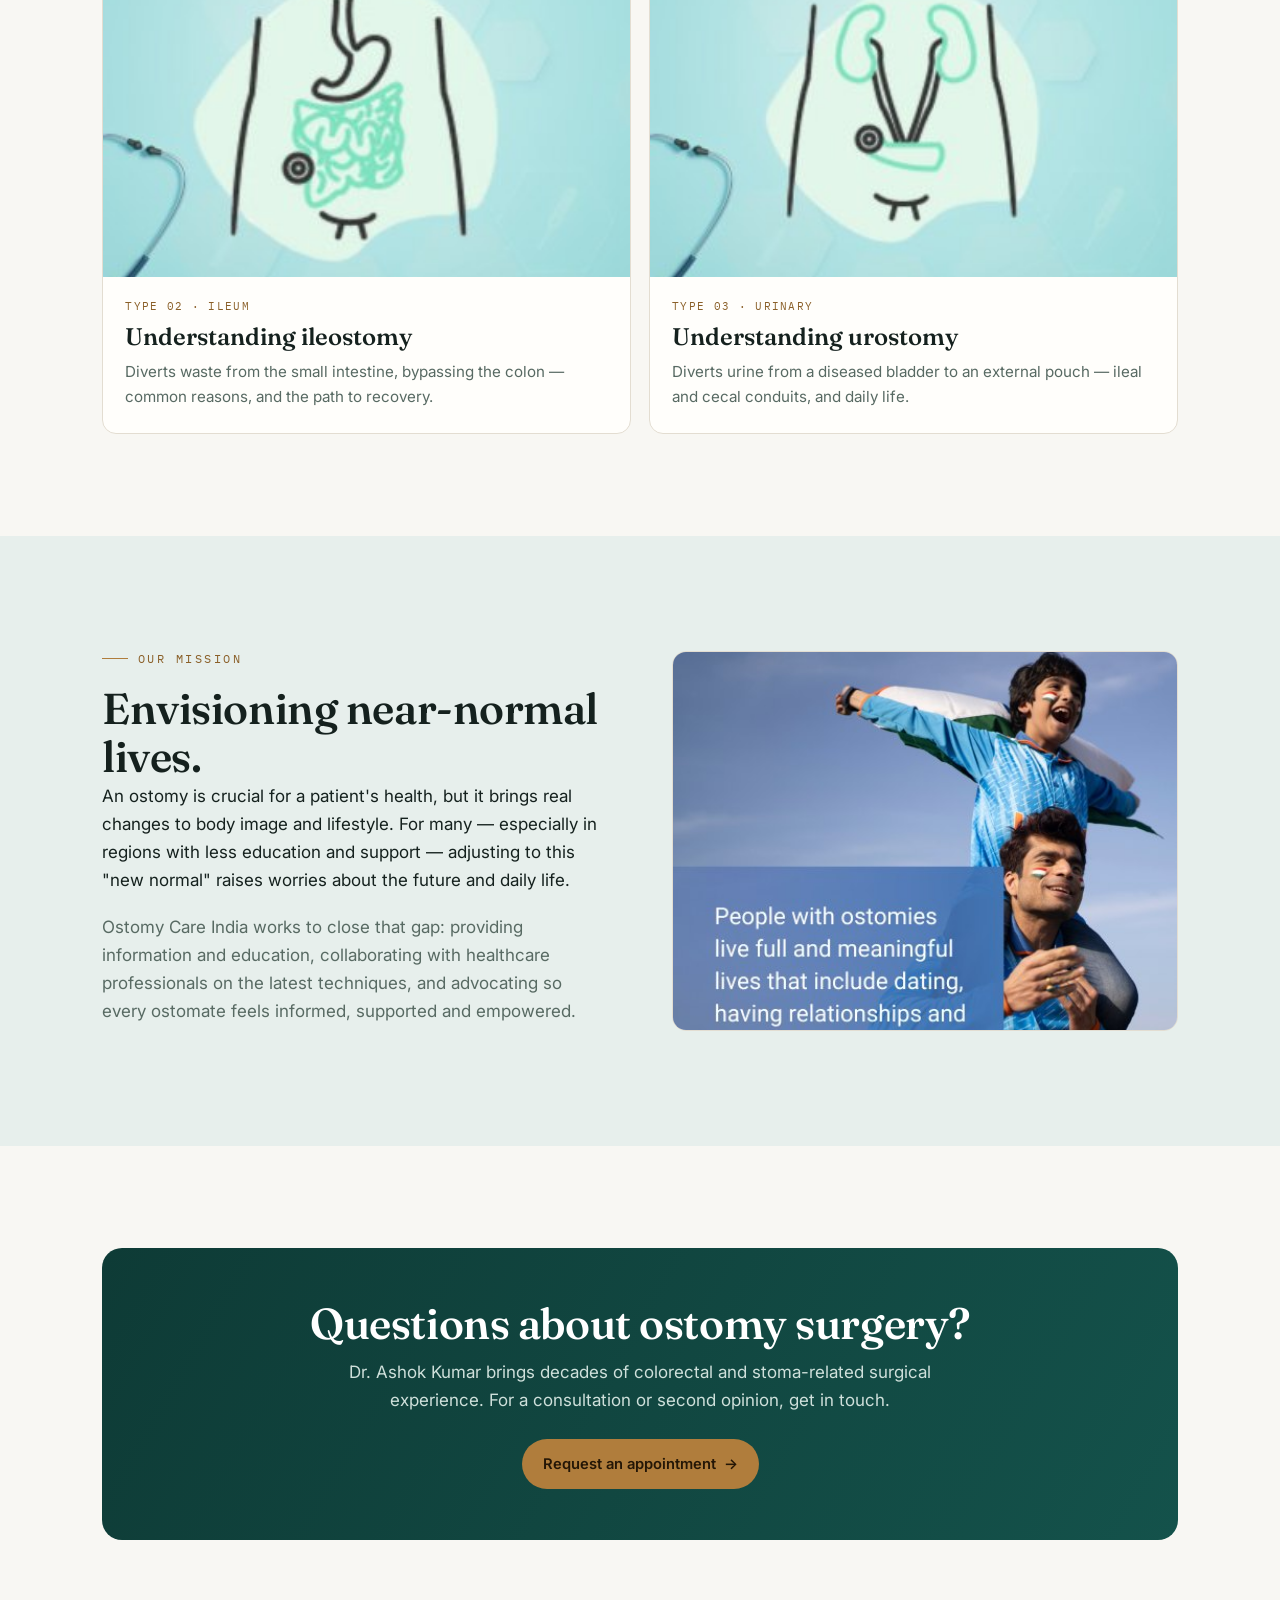
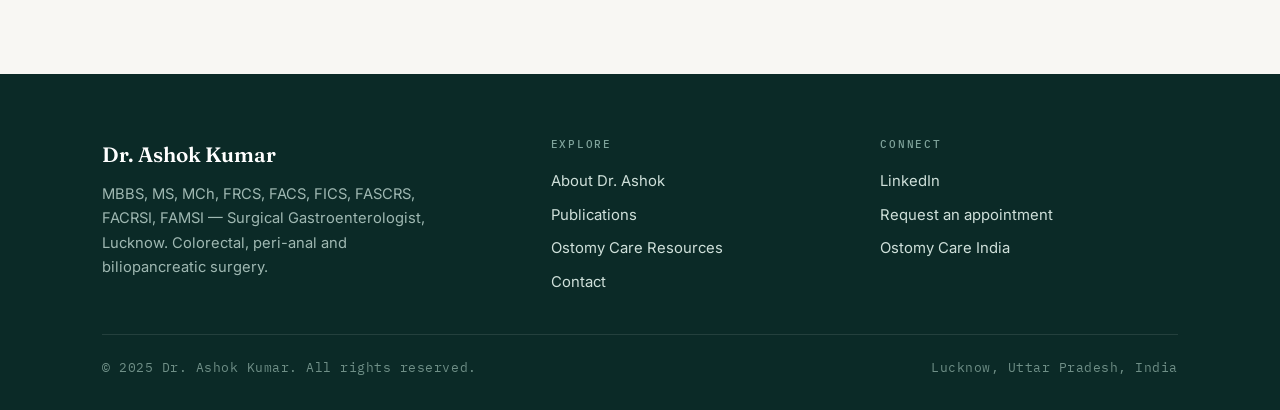
<file: ostomy-care.html>
<!doctype html>
<html lang="en">
<head>
<meta charset="utf-8">
<meta name="viewport" content="width=device-width, initial-scale=1">
<title>Ostomy Care India — Patient Resources | Dr. Ashok Kumar</title>
<meta name="description" content="Ostomy Care India, founded by Dr. Ashok Kumar — patient guides to colostomy, ileostomy and urostomy, and support for living well with a stoma.">
<link rel="preconnect" href="https://fonts.googleapis.com">
<link rel="preconnect" href="https://fonts.gstatic.com" crossorigin>
<link href="https://fonts.googleapis.com/css2?family=Fraunces:opsz,wght@9..144,400;9..144,500;9..144,600&family=Inter:wght@400;500;600;700&family=IBM+Plex+Mono:wght@400;500&display=swap" rel="stylesheet">
<link rel="stylesheet" href="assets/style.css">
</head>
<body>
<header class="site-head">
  <div class="wrap bar">
    <a class="brand" href="index.html">
      <b>Dr.&nbsp;Ashok&nbsp;Kumar</b>
      <span>Surgical Gastroenterology</span>
    </a>
    <button class="navtoggle" data-nav aria-label="Menu"><span></span><span></span><span></span></button>
    <nav class="nav" id="nav">
      <a href="index.html">Home</a>
      <a href="about.html">About</a>
      <a href="publications.html">Publications</a>
      <a href="ostomy-care.html" class="active">Ostomy Care</a>
      <a href="contact.html">Contact</a>
      <a class="btn btn-primary" href="https://www.linkedin.com/in/dr-ashok-kumar-ms-mch-frcs-a5b76514/" target="_blank" rel="noopener">Connect</a>
    </nav>
  </div>
</header>

<section class="hero-slim">
  <div class="wrap">
    <div class="crumbs"><a href="index.html">Home</a> / Ostomy Care</div>
    <p class="eyebrow">Ostomy Care India · Patient resources</p>
    <h1>Living well with an ostomy.</h1>
    <p>Founded by Dr. Ashok Kumar, Ostomy Care India is dedicated to improving the quality of life for people with ostomies — through clear information, education and support for ostomates and their families.</p>
  </div>
</section>

<section>
  <div class="wrap">
    <p class="eyebrow">Start here</p>
    <h2 style="max-width:22ch;margin-bottom:.6rem">Understand the three main types of ostomy.</h2>
    <p class="lead" style="max-width:60ch;margin-bottom:2.5rem">Reassuring, plainly written guides to what each procedure involves, why it may be needed, and what life looks like afterwards.</p>
    <div class="grid cols-2">
      <a class="hubcard reveal" href="what-is-ostomy.html">
        <div class="ph"><img src="assets/img/2.jpg" alt="What is an ostomy?" loading="lazy"></div>
        <div class="bd">
          <div class="kic">Foundations</div>
          <h3>What is an ostomy?</h3>
          <p>A surgically created opening that reroutes waste — why it&#x27;s needed, what a stoma is, and adjusting to a new normal.</p>
        </div>
      </a>
      <a class="hubcard reveal" href="ostomy-colostomy.html">
        <div class="ph"><img src="assets/img/colo.jpg" alt="Understanding colostomy" loading="lazy"></div>
        <div class="bd">
          <div class="kic">Type 01 · Colon</div>
          <h3>Understanding colostomy</h3>
          <p>Formed from the colon to manage waste from the large intestine — temporary or permanent, and what to expect afterwards.</p>
        </div>
      </a>
      <a class="hubcard reveal" href="ostomy-ileostomy.html">
        <div class="ph"><img src="assets/img/Ilestomy.jpg" alt="Understanding ileostomy" loading="lazy"></div>
        <div class="bd">
          <div class="kic">Type 02 · Ileum</div>
          <h3>Understanding ileostomy</h3>
          <p>Diverts waste from the small intestine, bypassing the colon — common reasons, and the path to recovery.</p>
        </div>
      </a>
      <a class="hubcard reveal" href="ostomy-urostomy.html">
        <div class="ph"><img src="assets/img/uro.jpg" alt="Understanding urostomy" loading="lazy"></div>
        <div class="bd">
          <div class="kic">Type 03 · Urinary</div>
          <h3>Understanding urostomy</h3>
          <p>Diverts urine from a diseased bladder to an external pouch — ileal and cecal conduits, and daily life.</p>
        </div>
      </a>
    </div>
  </div>
</section>

<section class="tint">
  <div class="wrap split">
    <div class="reveal">
      <p class="eyebrow">Our mission</p>
      <h2>Envisioning near-normal lives.</h2>
      <p>An ostomy is crucial for a patient's health, but it brings real changes to body image and lifestyle. For many — especially in regions with less education and support — adjusting to this "new normal" raises worries about the future and daily life.</p>
      <p style="color:var(--muted)">Ostomy Care India works to close that gap: providing information and education, collaborating with healthcare professionals on the latest techniques, and advocating so every ostomate feels informed, supported and empowered.</p>
    </div>
    <div class="media reveal" style="aspect-ratio:4/3"><img src="assets/img/3.jpg" alt="Ostomy patient support and education"></div>
  </div>
</section>

<section>
  <div class="wrap">
    <div class="band reveal">
      <h2>Questions about ostomy surgery?</h2>
      <p>Dr. Ashok Kumar brings decades of colorectal and stoma-related surgical experience. For a consultation or second opinion, get in touch.</p>
      <div class="cta-row"><a class="btn btn-bright" href="contact.html">Request an appointment <span class="arw">→</span></a></div>
    </div>
  </div>
</section>

<footer class="site-foot">
  <div class="wrap">
    <div class="top">
      <div>
        <b class="fbrand">Dr. Ashok Kumar</b>
        <p>MBBS, MS, MCh, FRCS, FACS, FICS, FASCRS, FACRSI, FAMSI — Surgical Gastroenterologist, Lucknow. Colorectal, peri-anal and biliopancreatic surgery.</p>
      </div>
      <div>
        <h4>Explore</h4>
        <a href="about.html">About Dr. Ashok</a>
        <a href="publications.html">Publications</a>
        <a href="ostomy-care.html">Ostomy Care Resources</a>
        <a href="contact.html">Contact</a>
      </div>
      <div>
        <h4>Connect</h4>
        <a href="https://www.linkedin.com/in/dr-ashok-kumar-ms-mch-frcs-a5b76514/" target="_blank" rel="noopener">LinkedIn</a>
        <a href="contact.html">Request an appointment</a>
        <a href="ostomy-care.html">Ostomy Care India</a>
      </div>
    </div>
    <div class="btm">
      <span>© 2025 Dr. Ashok Kumar. All rights reserved.</span>
      <span>Lucknow, Uttar Pradesh, India</span>
    </div>
  </div>
</footer>
<script src="assets/main.js"></script>
</body>
</html>
</file>
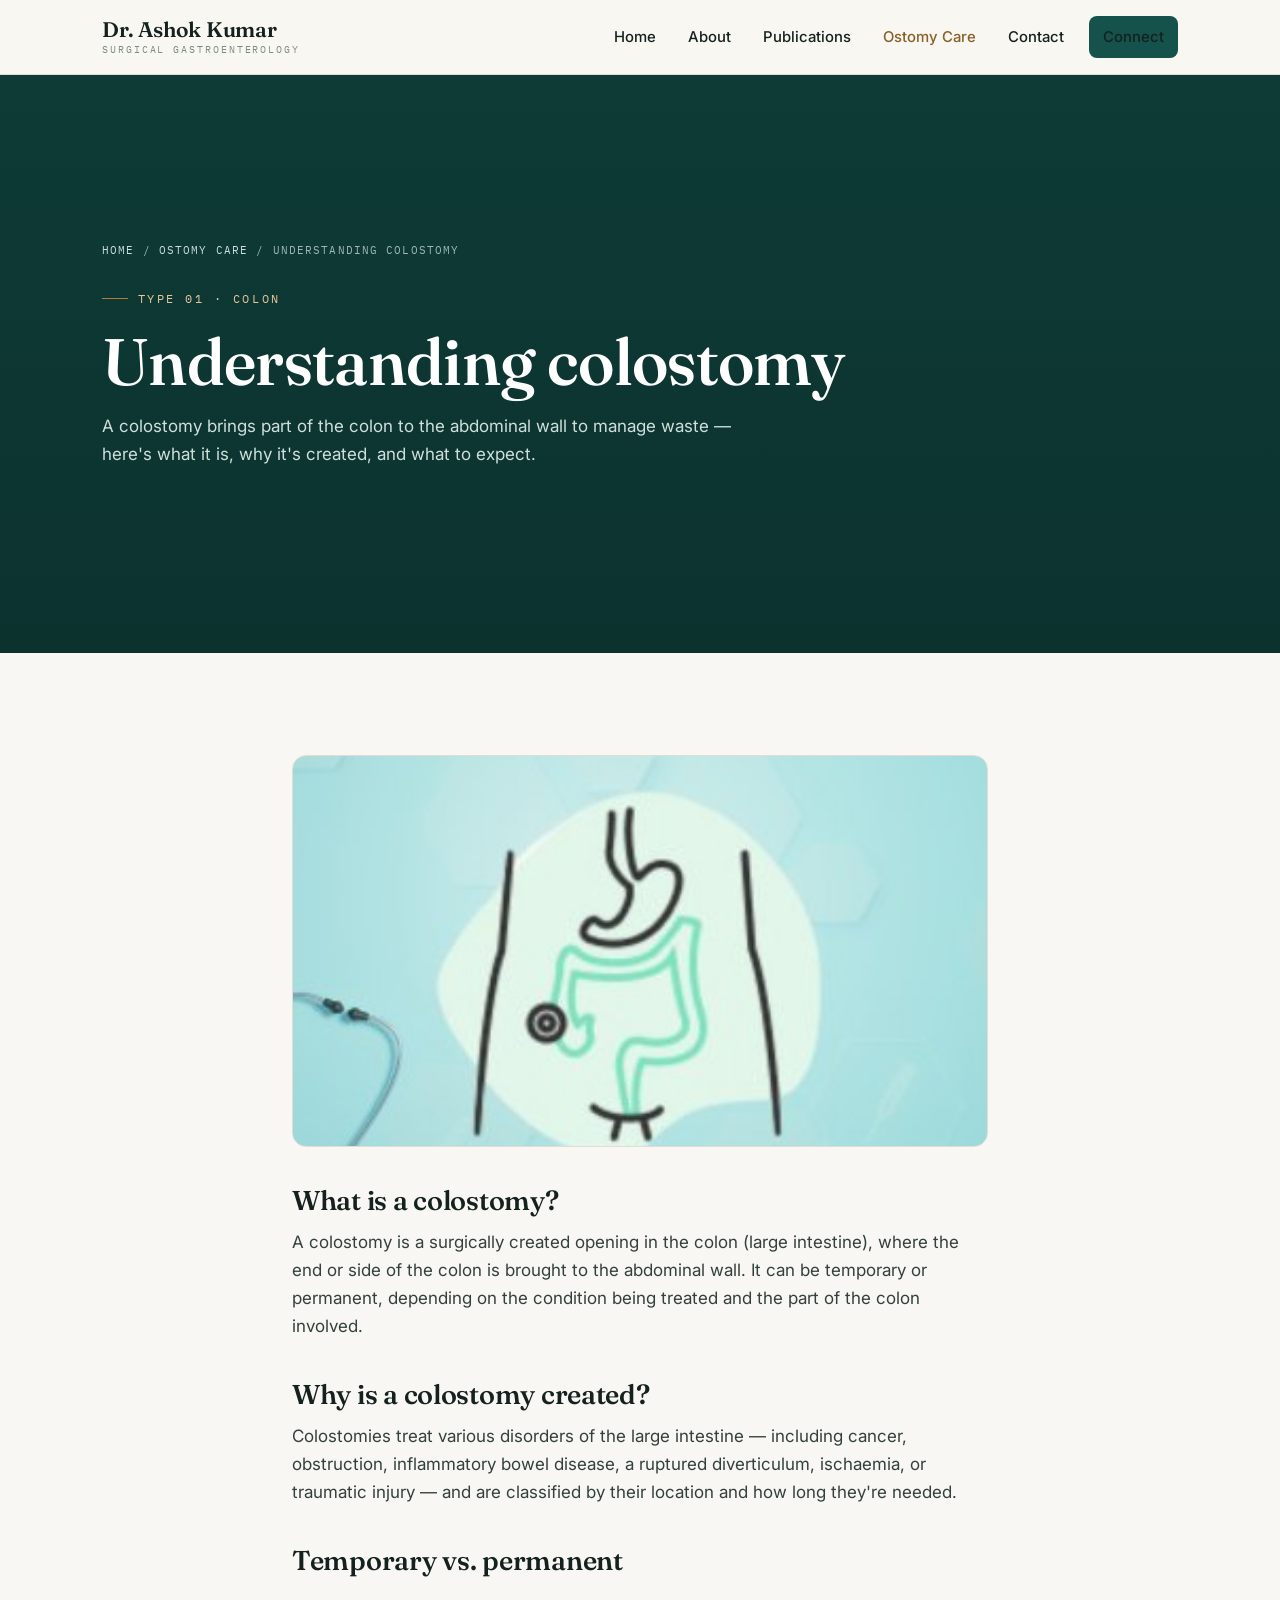
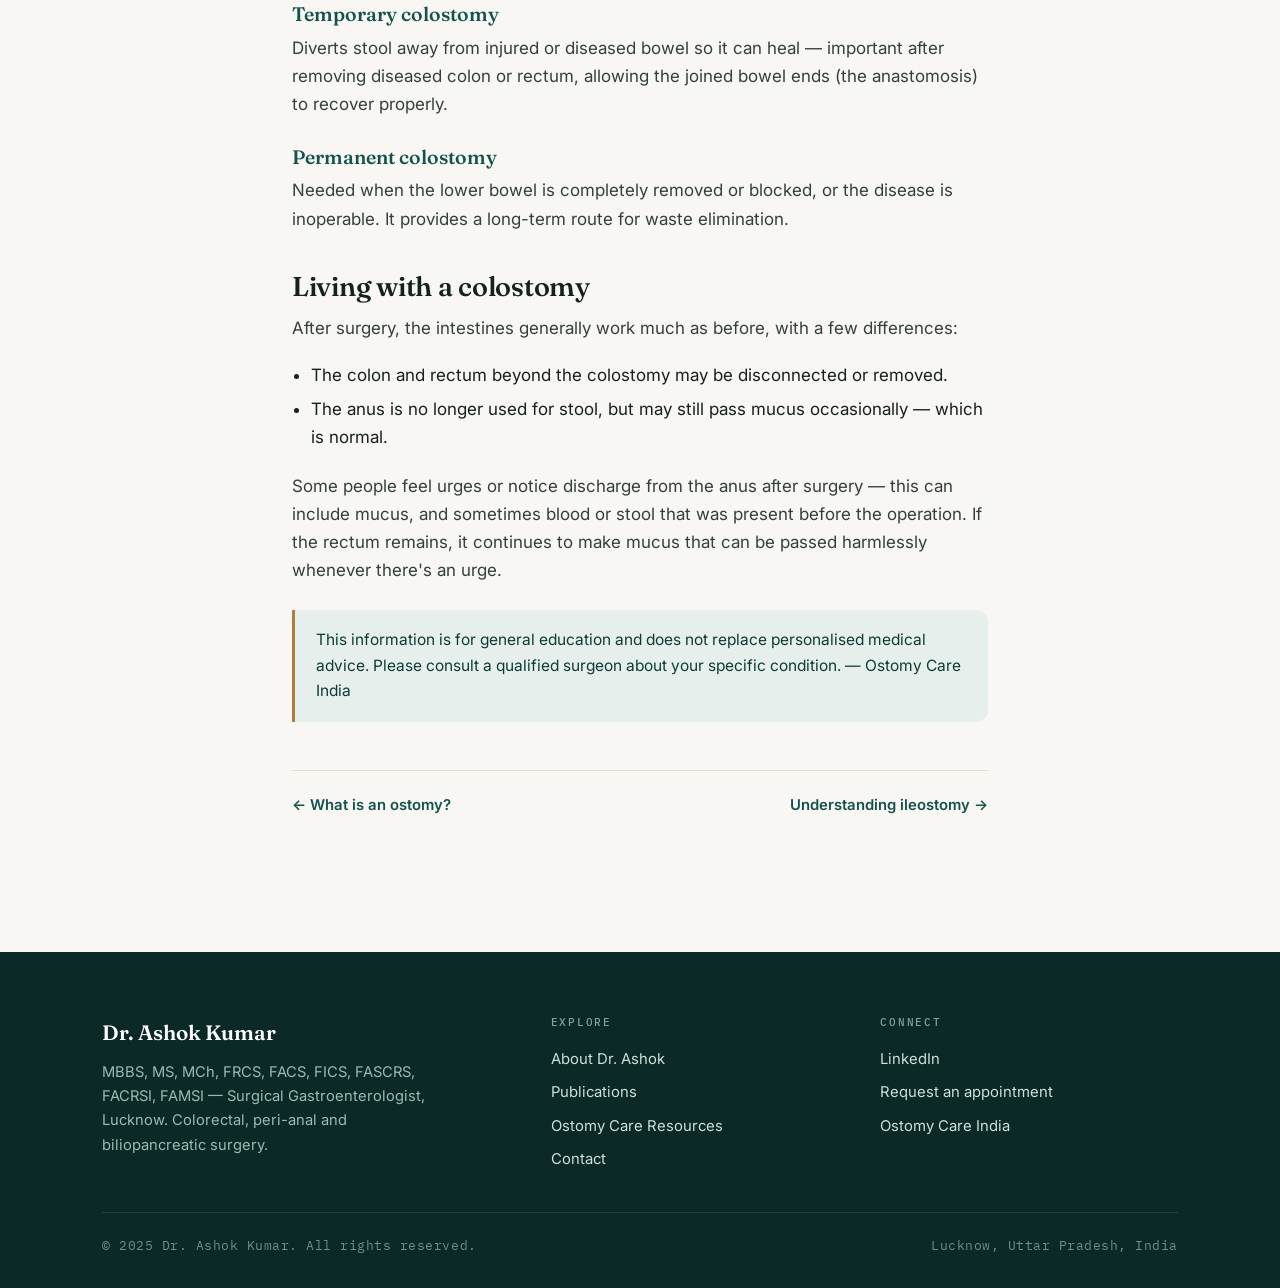
<file: ostomy-colostomy.html>
<!doctype html>
<html lang="en">
<head>
<meta charset="utf-8">
<meta name="viewport" content="width=device-width, initial-scale=1">
<title>Understanding colostomy — Ostomy Care India | Dr. Ashok Kumar</title>
<meta name="description" content="A colostomy brings part of the colon to the abdominal wall to manage waste — here&#x27;s what it is, why it&#x27;s created, and what to expect.">
<link rel="preconnect" href="https://fonts.googleapis.com">
<link rel="preconnect" href="https://fonts.gstatic.com" crossorigin>
<link href="https://fonts.googleapis.com/css2?family=Fraunces:opsz,wght@9..144,400;9..144,500;9..144,600&family=Inter:wght@400;500;600;700&family=IBM+Plex+Mono:wght@400;500&display=swap" rel="stylesheet">
<link rel="stylesheet" href="assets/style.css">
</head>
<body>
<header class="site-head">
  <div class="wrap bar">
    <a class="brand" href="index.html">
      <b>Dr.&nbsp;Ashok&nbsp;Kumar</b>
      <span>Surgical Gastroenterology</span>
    </a>
    <button class="navtoggle" data-nav aria-label="Menu"><span></span><span></span><span></span></button>
    <nav class="nav" id="nav">
      <a href="index.html">Home</a>
      <a href="about.html">About</a>
      <a href="publications.html">Publications</a>
      <a href="ostomy-care.html" class="active">Ostomy Care</a>
      <a href="contact.html">Contact</a>
      <a class="btn btn-primary" href="https://www.linkedin.com/in/dr-ashok-kumar-ms-mch-frcs-a5b76514/" target="_blank" rel="noopener">Connect</a>
    </nav>
  </div>
</header>

<section class="hero-slim">
  <div class="wrap">
    <div class="crumbs"><a href="index.html">Home</a> / <a href="ostomy-care.html">Ostomy Care</a> / Understanding colostomy</div>
    <p class="eyebrow">Type 01 · Colon</p>
    <h1>Understanding colostomy</h1>
    <p>A colostomy brings part of the colon to the abdominal wall to manage waste — here&#x27;s what it is, why it&#x27;s created, and what to expect.</p>
  </div>
</section>
<section>
  <div class="wrap article">
    <div class="media" style="aspect-ratio:16/9;border-radius:14px;overflow:hidden;border:1px solid var(--line);margin-bottom:2rem"><img src="assets/img/colo.jpg" alt="Understanding colostomy" style="width:100%;height:100%;object-fit:cover"></div>
    <h2>What is a colostomy?</h2><p>A colostomy is a surgically created opening in the colon (large intestine), where the end or side of the colon is brought to the abdominal wall. It can be temporary or permanent, depending on the condition being treated and the part of the colon involved.</p><h2>Why is a colostomy created?</h2><p>Colostomies treat various disorders of the large intestine — including cancer, obstruction, inflammatory bowel disease, a ruptured diverticulum, ischaemia, or traumatic injury — and are classified by their location and how long they're needed.</p><h2>Temporary vs. permanent</h2><h3>Temporary colostomy</h3><p>Diverts stool away from injured or diseased bowel so it can heal — important after removing diseased colon or rectum, allowing the joined bowel ends (the anastomosis) to recover properly.</p><h3>Permanent colostomy</h3><p>Needed when the lower bowel is completely removed or blocked, or the disease is inoperable. It provides a long-term route for waste elimination.</p><h2>Living with a colostomy</h2><p>After surgery, the intestines generally work much as before, with a few differences:</p><ul><li>The colon and rectum beyond the colostomy may be disconnected or removed.</li><li>The anus is no longer used for stool, but may still pass mucus occasionally — which is normal.</li></ul><p>Some people feel urges or notice discharge from the anus after surgery — this can include mucus, and sometimes blood or stool that was present before the operation. If the rectum remains, it continues to make mucus that can be passed harmlessly whenever there's an urge.</p>
    
    <div class="callout">This information is for general education and does not replace personalised medical advice. Please consult a qualified surgeon about your specific condition. — Ostomy Care India</div>
    <div class="postnav"><a href="what-is-ostomy.html">← What is an ostomy?</a><a href="ostomy-ileostomy.html">Understanding ileostomy →</a></div>
  </div>
</section>

<footer class="site-foot">
  <div class="wrap">
    <div class="top">
      <div>
        <b class="fbrand">Dr. Ashok Kumar</b>
        <p>MBBS, MS, MCh, FRCS, FACS, FICS, FASCRS, FACRSI, FAMSI — Surgical Gastroenterologist, Lucknow. Colorectal, peri-anal and biliopancreatic surgery.</p>
      </div>
      <div>
        <h4>Explore</h4>
        <a href="about.html">About Dr. Ashok</a>
        <a href="publications.html">Publications</a>
        <a href="ostomy-care.html">Ostomy Care Resources</a>
        <a href="contact.html">Contact</a>
      </div>
      <div>
        <h4>Connect</h4>
        <a href="https://www.linkedin.com/in/dr-ashok-kumar-ms-mch-frcs-a5b76514/" target="_blank" rel="noopener">LinkedIn</a>
        <a href="contact.html">Request an appointment</a>
        <a href="ostomy-care.html">Ostomy Care India</a>
      </div>
    </div>
    <div class="btm">
      <span>© 2025 Dr. Ashok Kumar. All rights reserved.</span>
      <span>Lucknow, Uttar Pradesh, India</span>
    </div>
  </div>
</footer>
<script src="assets/main.js"></script>
</body>
</html>
</file>
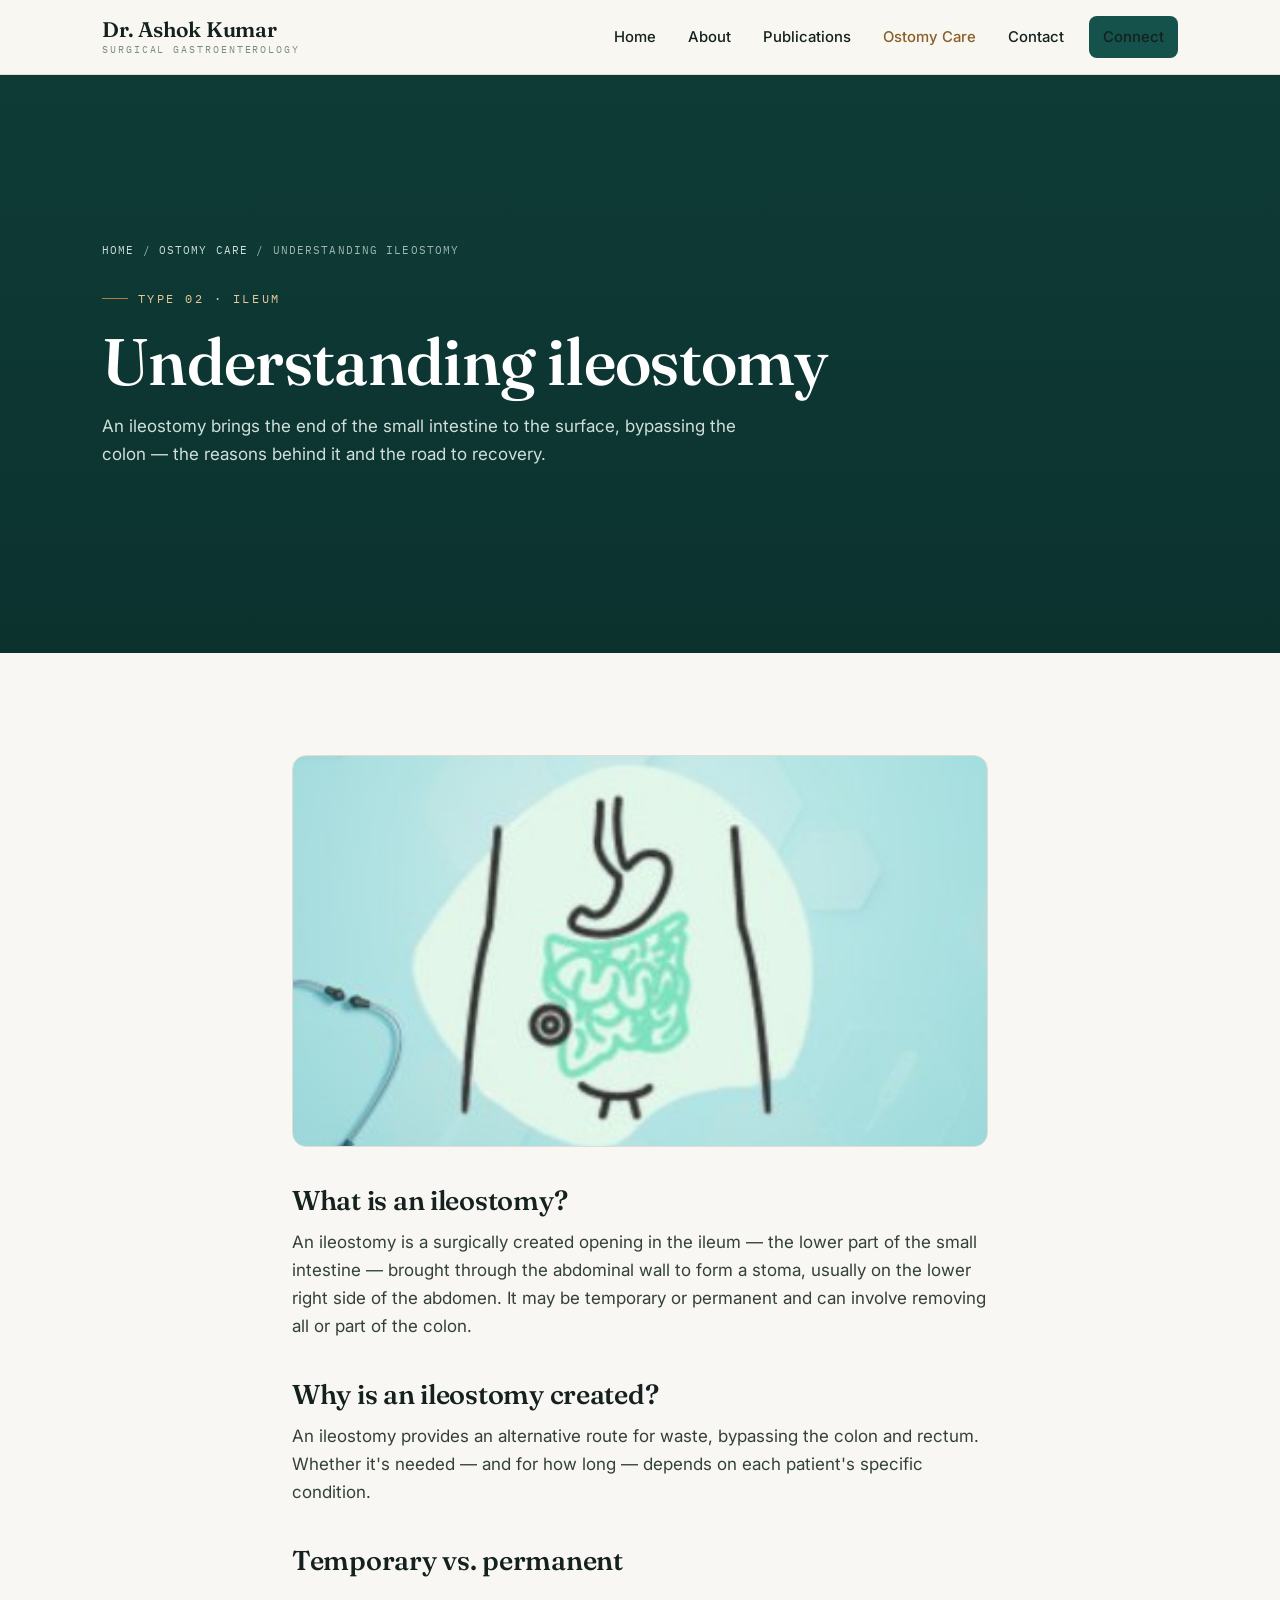
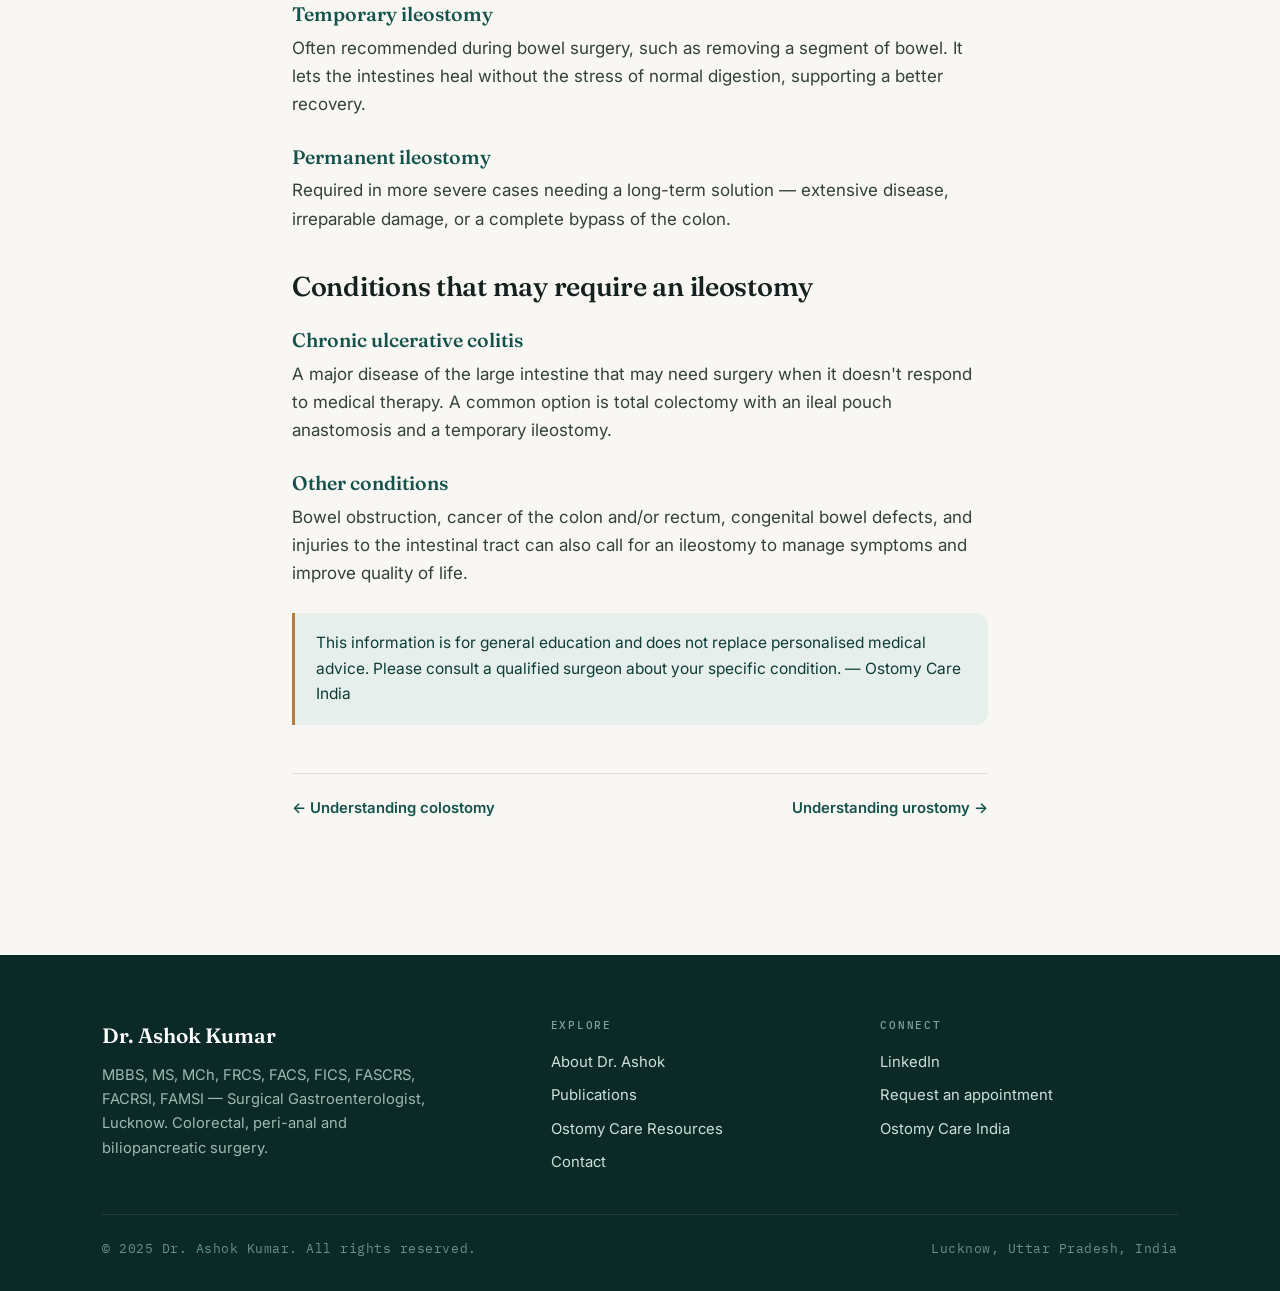
<file: ostomy-ileostomy.html>
<!doctype html>
<html lang="en">
<head>
<meta charset="utf-8">
<meta name="viewport" content="width=device-width, initial-scale=1">
<title>Understanding ileostomy — Ostomy Care India | Dr. Ashok Kumar</title>
<meta name="description" content="An ileostomy brings the end of the small intestine to the surface, bypassing the colon — the reasons behind it and the road to recovery.">
<link rel="preconnect" href="https://fonts.googleapis.com">
<link rel="preconnect" href="https://fonts.gstatic.com" crossorigin>
<link href="https://fonts.googleapis.com/css2?family=Fraunces:opsz,wght@9..144,400;9..144,500;9..144,600&family=Inter:wght@400;500;600;700&family=IBM+Plex+Mono:wght@400;500&display=swap" rel="stylesheet">
<link rel="stylesheet" href="assets/style.css">
</head>
<body>
<header class="site-head">
  <div class="wrap bar">
    <a class="brand" href="index.html">
      <b>Dr.&nbsp;Ashok&nbsp;Kumar</b>
      <span>Surgical Gastroenterology</span>
    </a>
    <button class="navtoggle" data-nav aria-label="Menu"><span></span><span></span><span></span></button>
    <nav class="nav" id="nav">
      <a href="index.html">Home</a>
      <a href="about.html">About</a>
      <a href="publications.html">Publications</a>
      <a href="ostomy-care.html" class="active">Ostomy Care</a>
      <a href="contact.html">Contact</a>
      <a class="btn btn-primary" href="https://www.linkedin.com/in/dr-ashok-kumar-ms-mch-frcs-a5b76514/" target="_blank" rel="noopener">Connect</a>
    </nav>
  </div>
</header>

<section class="hero-slim">
  <div class="wrap">
    <div class="crumbs"><a href="index.html">Home</a> / <a href="ostomy-care.html">Ostomy Care</a> / Understanding ileostomy</div>
    <p class="eyebrow">Type 02 · Ileum</p>
    <h1>Understanding ileostomy</h1>
    <p>An ileostomy brings the end of the small intestine to the surface, bypassing the colon — the reasons behind it and the road to recovery.</p>
  </div>
</section>
<section>
  <div class="wrap article">
    <div class="media" style="aspect-ratio:16/9;border-radius:14px;overflow:hidden;border:1px solid var(--line);margin-bottom:2rem"><img src="assets/img/Ilestomy.jpg" alt="Understanding ileostomy" style="width:100%;height:100%;object-fit:cover"></div>
    <h2>What is an ileostomy?</h2><p>An ileostomy is a surgically created opening in the ileum — the lower part of the small intestine — brought through the abdominal wall to form a stoma, usually on the lower right side of the abdomen. It may be temporary or permanent and can involve removing all or part of the colon.</p><h2>Why is an ileostomy created?</h2><p>An ileostomy provides an alternative route for waste, bypassing the colon and rectum. Whether it's needed — and for how long — depends on each patient's specific condition.</p><h2>Temporary vs. permanent</h2><h3>Temporary ileostomy</h3><p>Often recommended during bowel surgery, such as removing a segment of bowel. It lets the intestines heal without the stress of normal digestion, supporting a better recovery.</p><h3>Permanent ileostomy</h3><p>Required in more severe cases needing a long-term solution — extensive disease, irreparable damage, or a complete bypass of the colon.</p><h2>Conditions that may require an ileostomy</h2><h3>Chronic ulcerative colitis</h3><p>A major disease of the large intestine that may need surgery when it doesn't respond to medical therapy. A common option is total colectomy with an ileal pouch anastomosis and a temporary ileostomy.</p><h3>Other conditions</h3><p>Bowel obstruction, cancer of the colon and/or rectum, congenital bowel defects, and injuries to the intestinal tract can also call for an ileostomy to manage symptoms and improve quality of life.</p>
    
    <div class="callout">This information is for general education and does not replace personalised medical advice. Please consult a qualified surgeon about your specific condition. — Ostomy Care India</div>
    <div class="postnav"><a href="ostomy-colostomy.html">← Understanding colostomy</a><a href="ostomy-urostomy.html">Understanding urostomy →</a></div>
  </div>
</section>

<footer class="site-foot">
  <div class="wrap">
    <div class="top">
      <div>
        <b class="fbrand">Dr. Ashok Kumar</b>
        <p>MBBS, MS, MCh, FRCS, FACS, FICS, FASCRS, FACRSI, FAMSI — Surgical Gastroenterologist, Lucknow. Colorectal, peri-anal and biliopancreatic surgery.</p>
      </div>
      <div>
        <h4>Explore</h4>
        <a href="about.html">About Dr. Ashok</a>
        <a href="publications.html">Publications</a>
        <a href="ostomy-care.html">Ostomy Care Resources</a>
        <a href="contact.html">Contact</a>
      </div>
      <div>
        <h4>Connect</h4>
        <a href="https://www.linkedin.com/in/dr-ashok-kumar-ms-mch-frcs-a5b76514/" target="_blank" rel="noopener">LinkedIn</a>
        <a href="contact.html">Request an appointment</a>
        <a href="ostomy-care.html">Ostomy Care India</a>
      </div>
    </div>
    <div class="btm">
      <span>© 2025 Dr. Ashok Kumar. All rights reserved.</span>
      <span>Lucknow, Uttar Pradesh, India</span>
    </div>
  </div>
</footer>
<script src="assets/main.js"></script>
</body>
</html>
</file>
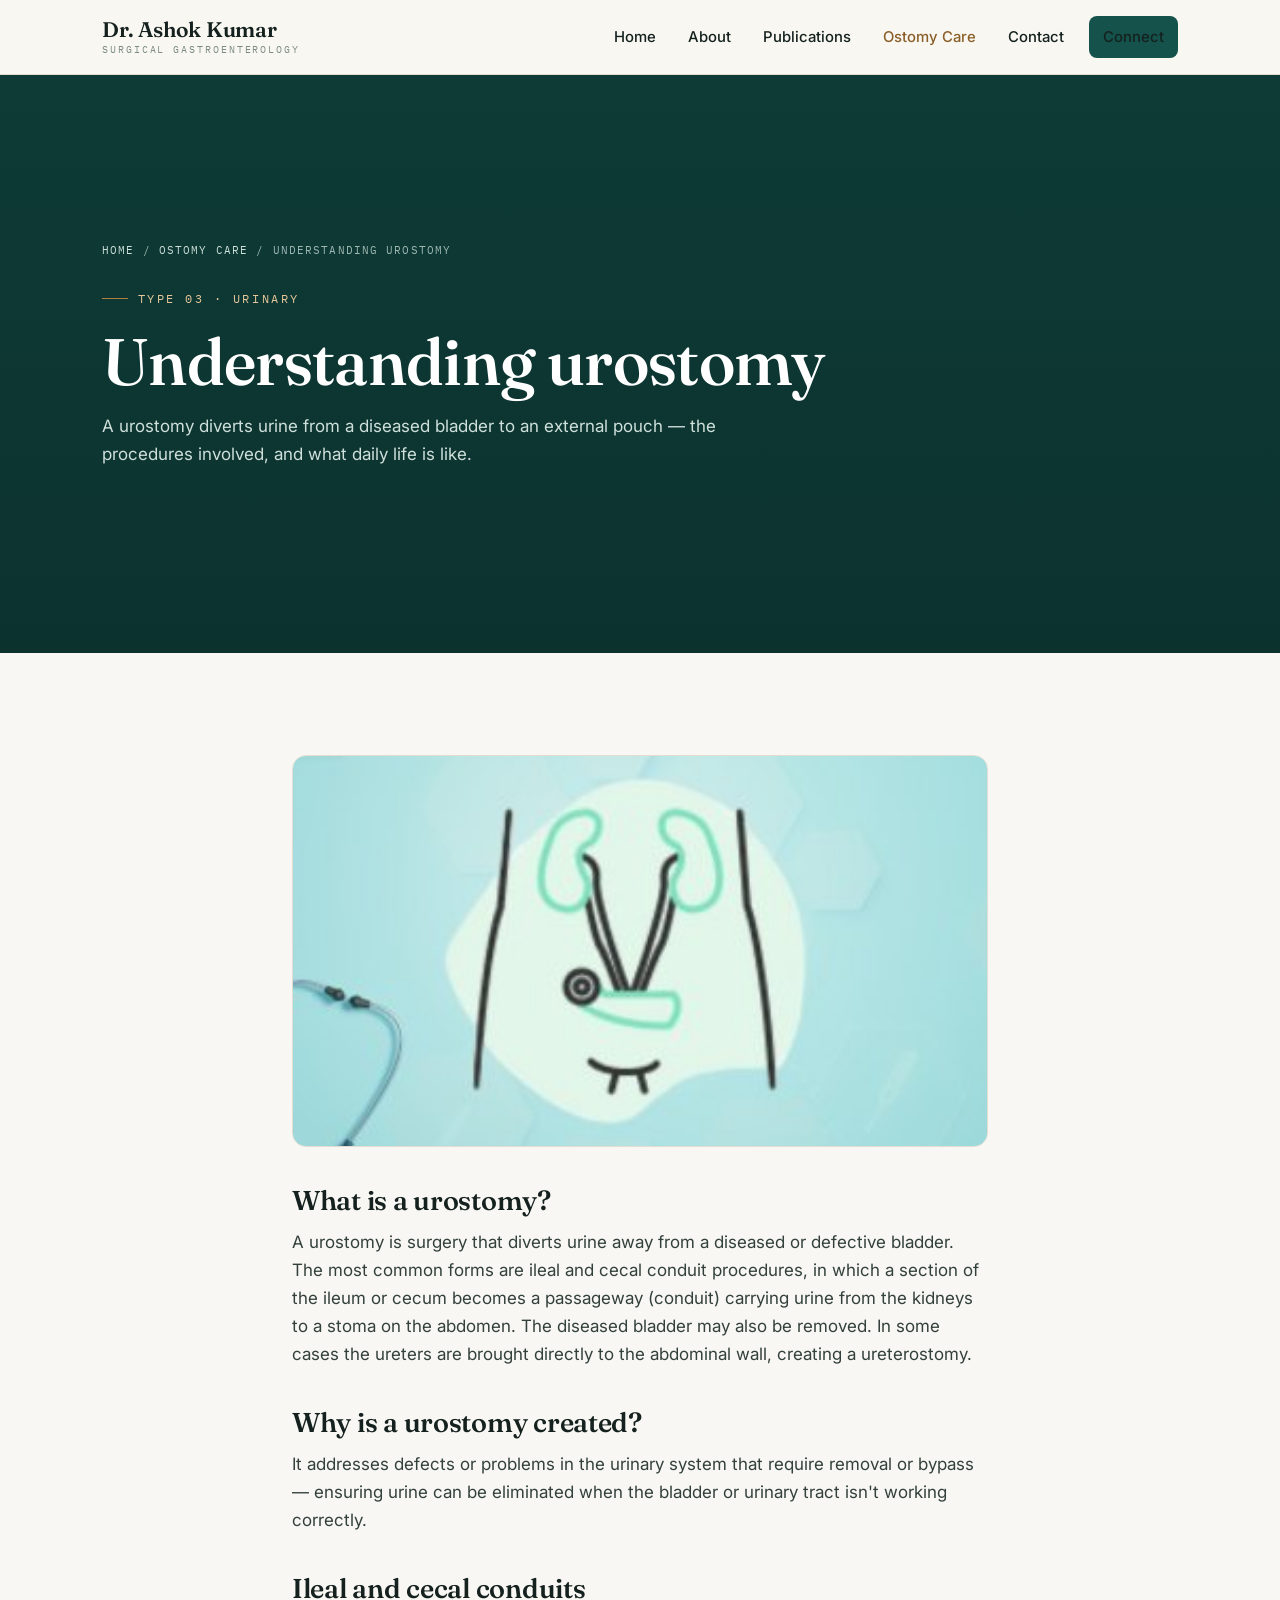
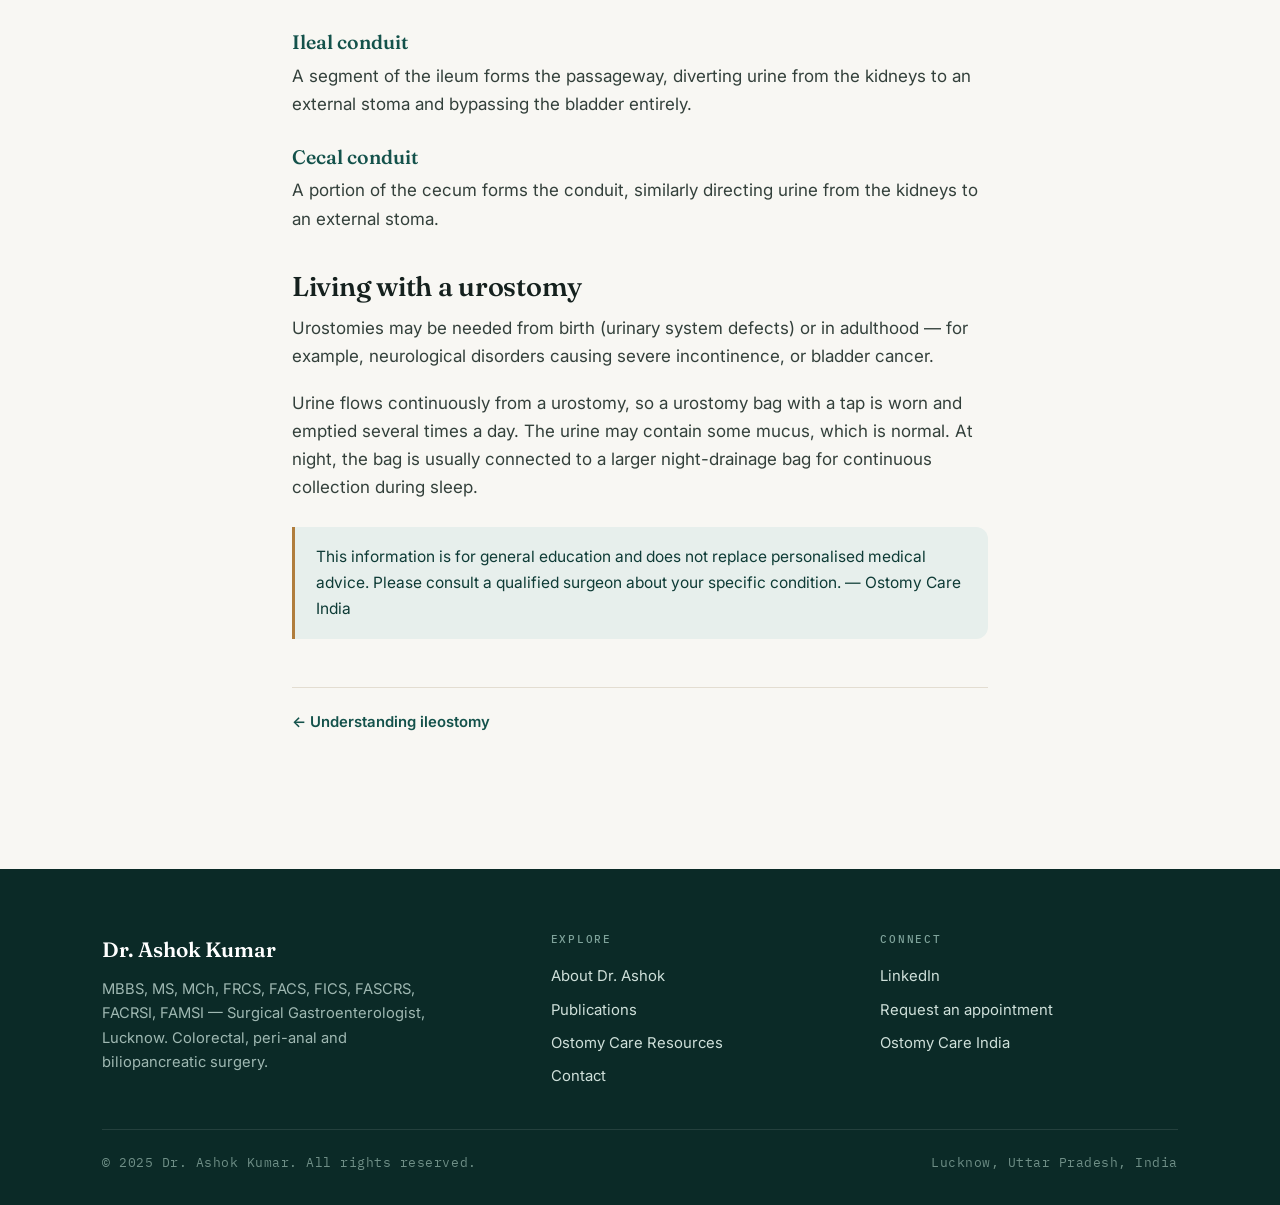
<file: ostomy-urostomy.html>
<!doctype html>
<html lang="en">
<head>
<meta charset="utf-8">
<meta name="viewport" content="width=device-width, initial-scale=1">
<title>Understanding urostomy — Ostomy Care India | Dr. Ashok Kumar</title>
<meta name="description" content="A urostomy diverts urine from a diseased bladder to an external pouch — the procedures involved, and what daily life is like.">
<link rel="preconnect" href="https://fonts.googleapis.com">
<link rel="preconnect" href="https://fonts.gstatic.com" crossorigin>
<link href="https://fonts.googleapis.com/css2?family=Fraunces:opsz,wght@9..144,400;9..144,500;9..144,600&family=Inter:wght@400;500;600;700&family=IBM+Plex+Mono:wght@400;500&display=swap" rel="stylesheet">
<link rel="stylesheet" href="assets/style.css">
</head>
<body>
<header class="site-head">
  <div class="wrap bar">
    <a class="brand" href="index.html">
      <b>Dr.&nbsp;Ashok&nbsp;Kumar</b>
      <span>Surgical Gastroenterology</span>
    </a>
    <button class="navtoggle" data-nav aria-label="Menu"><span></span><span></span><span></span></button>
    <nav class="nav" id="nav">
      <a href="index.html">Home</a>
      <a href="about.html">About</a>
      <a href="publications.html">Publications</a>
      <a href="ostomy-care.html" class="active">Ostomy Care</a>
      <a href="contact.html">Contact</a>
      <a class="btn btn-primary" href="https://www.linkedin.com/in/dr-ashok-kumar-ms-mch-frcs-a5b76514/" target="_blank" rel="noopener">Connect</a>
    </nav>
  </div>
</header>

<section class="hero-slim">
  <div class="wrap">
    <div class="crumbs"><a href="index.html">Home</a> / <a href="ostomy-care.html">Ostomy Care</a> / Understanding urostomy</div>
    <p class="eyebrow">Type 03 · Urinary</p>
    <h1>Understanding urostomy</h1>
    <p>A urostomy diverts urine from a diseased bladder to an external pouch — the procedures involved, and what daily life is like.</p>
  </div>
</section>
<section>
  <div class="wrap article">
    <div class="media" style="aspect-ratio:16/9;border-radius:14px;overflow:hidden;border:1px solid var(--line);margin-bottom:2rem"><img src="assets/img/uro.jpg" alt="Understanding urostomy" style="width:100%;height:100%;object-fit:cover"></div>
    <h2>What is a urostomy?</h2><p>A urostomy is surgery that diverts urine away from a diseased or defective bladder. The most common forms are ileal and cecal conduit procedures, in which a section of the ileum or cecum becomes a passageway (conduit) carrying urine from the kidneys to a stoma on the abdomen. The diseased bladder may also be removed. In some cases the ureters are brought directly to the abdominal wall, creating a ureterostomy.</p><h2>Why is a urostomy created?</h2><p>It addresses defects or problems in the urinary system that require removal or bypass — ensuring urine can be eliminated when the bladder or urinary tract isn't working correctly.</p><h2>Ileal and cecal conduits</h2><h3>Ileal conduit</h3><p>A segment of the ileum forms the passageway, diverting urine from the kidneys to an external stoma and bypassing the bladder entirely.</p><h3>Cecal conduit</h3><p>A portion of the cecum forms the conduit, similarly directing urine from the kidneys to an external stoma.</p><h2>Living with a urostomy</h2><p>Urostomies may be needed from birth (urinary system defects) or in adulthood — for example, neurological disorders causing severe incontinence, or bladder cancer.</p><p>Urine flows continuously from a urostomy, so a urostomy bag with a tap is worn and emptied several times a day. The urine may contain some mucus, which is normal. At night, the bag is usually connected to a larger night-drainage bag for continuous collection during sleep.</p>
    
    <div class="callout">This information is for general education and does not replace personalised medical advice. Please consult a qualified surgeon about your specific condition. — Ostomy Care India</div>
    <div class="postnav"><a href="ostomy-ileostomy.html">← Understanding ileostomy</a><span></span></div>
  </div>
</section>

<footer class="site-foot">
  <div class="wrap">
    <div class="top">
      <div>
        <b class="fbrand">Dr. Ashok Kumar</b>
        <p>MBBS, MS, MCh, FRCS, FACS, FICS, FASCRS, FACRSI, FAMSI — Surgical Gastroenterologist, Lucknow. Colorectal, peri-anal and biliopancreatic surgery.</p>
      </div>
      <div>
        <h4>Explore</h4>
        <a href="about.html">About Dr. Ashok</a>
        <a href="publications.html">Publications</a>
        <a href="ostomy-care.html">Ostomy Care Resources</a>
        <a href="contact.html">Contact</a>
      </div>
      <div>
        <h4>Connect</h4>
        <a href="https://www.linkedin.com/in/dr-ashok-kumar-ms-mch-frcs-a5b76514/" target="_blank" rel="noopener">LinkedIn</a>
        <a href="contact.html">Request an appointment</a>
        <a href="ostomy-care.html">Ostomy Care India</a>
      </div>
    </div>
    <div class="btm">
      <span>© 2025 Dr. Ashok Kumar. All rights reserved.</span>
      <span>Lucknow, Uttar Pradesh, India</span>
    </div>
  </div>
</footer>
<script src="assets/main.js"></script>
</body>
</html>
</file>
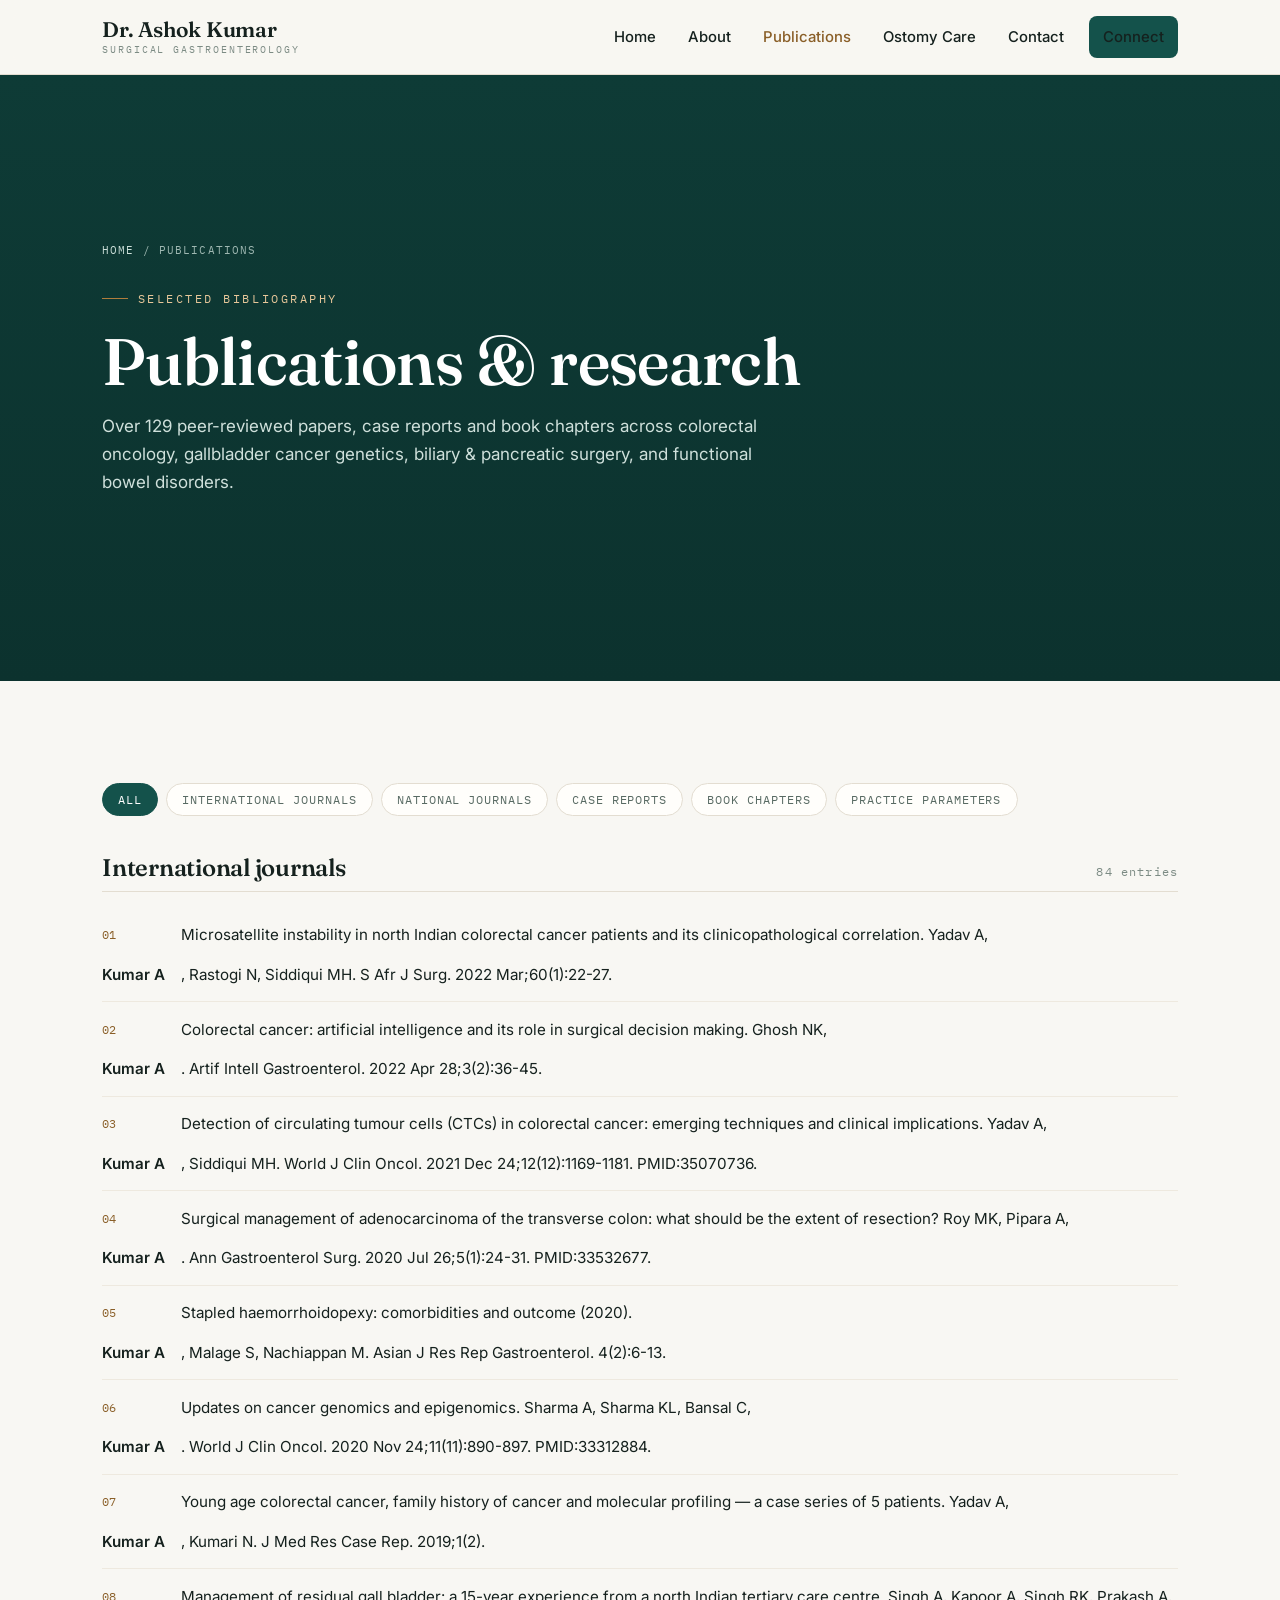
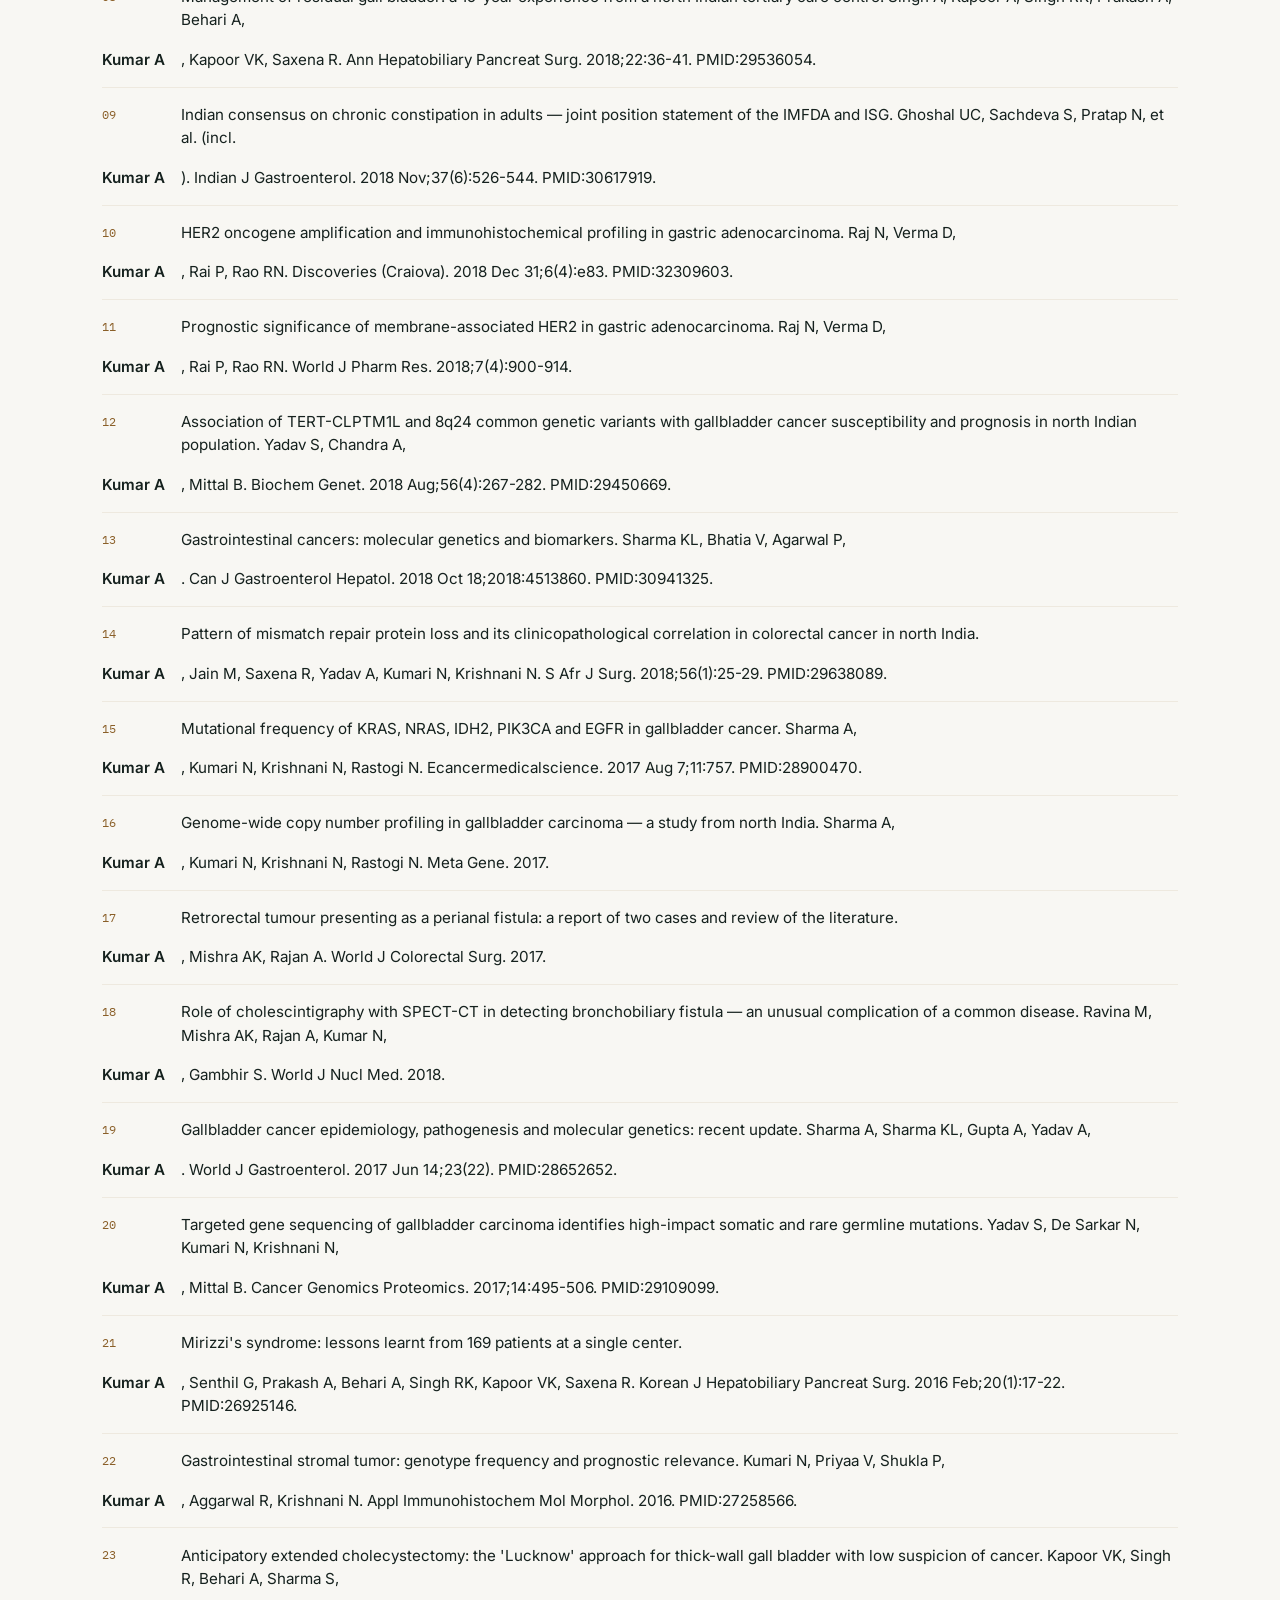
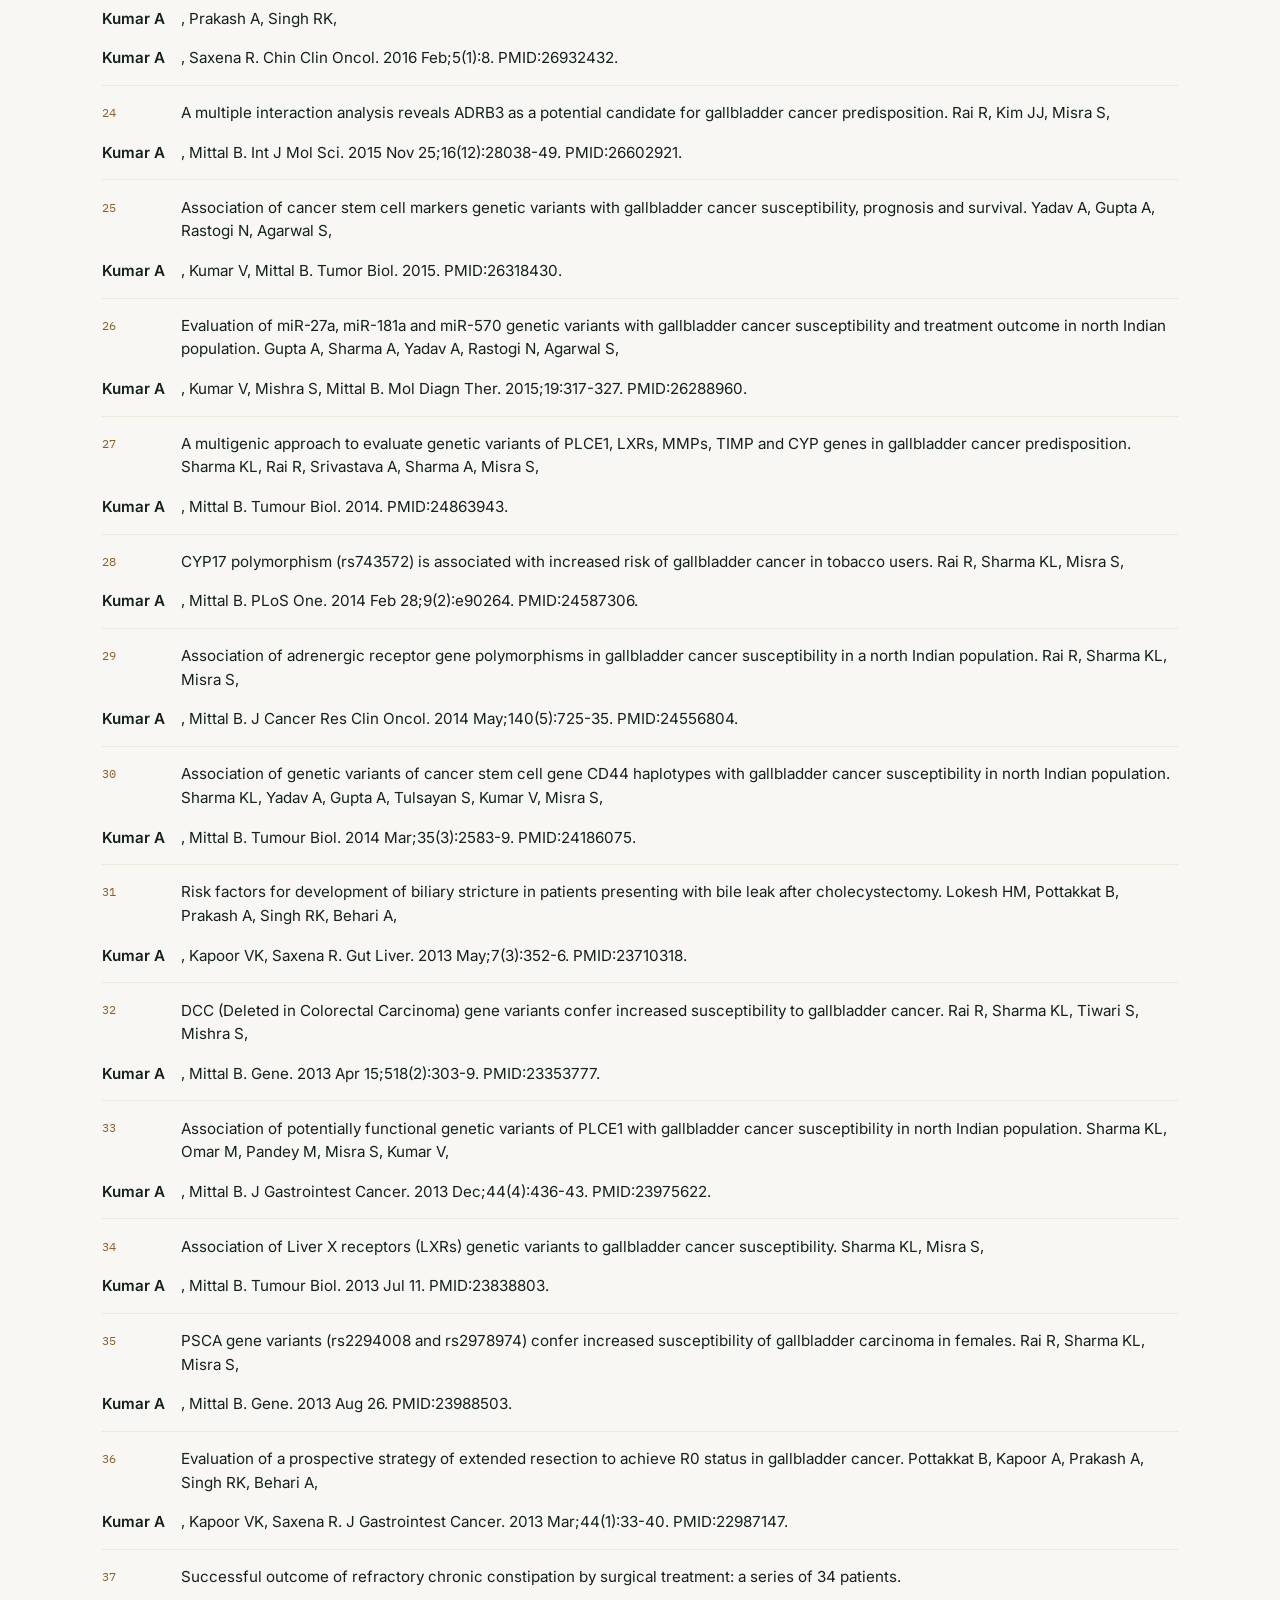
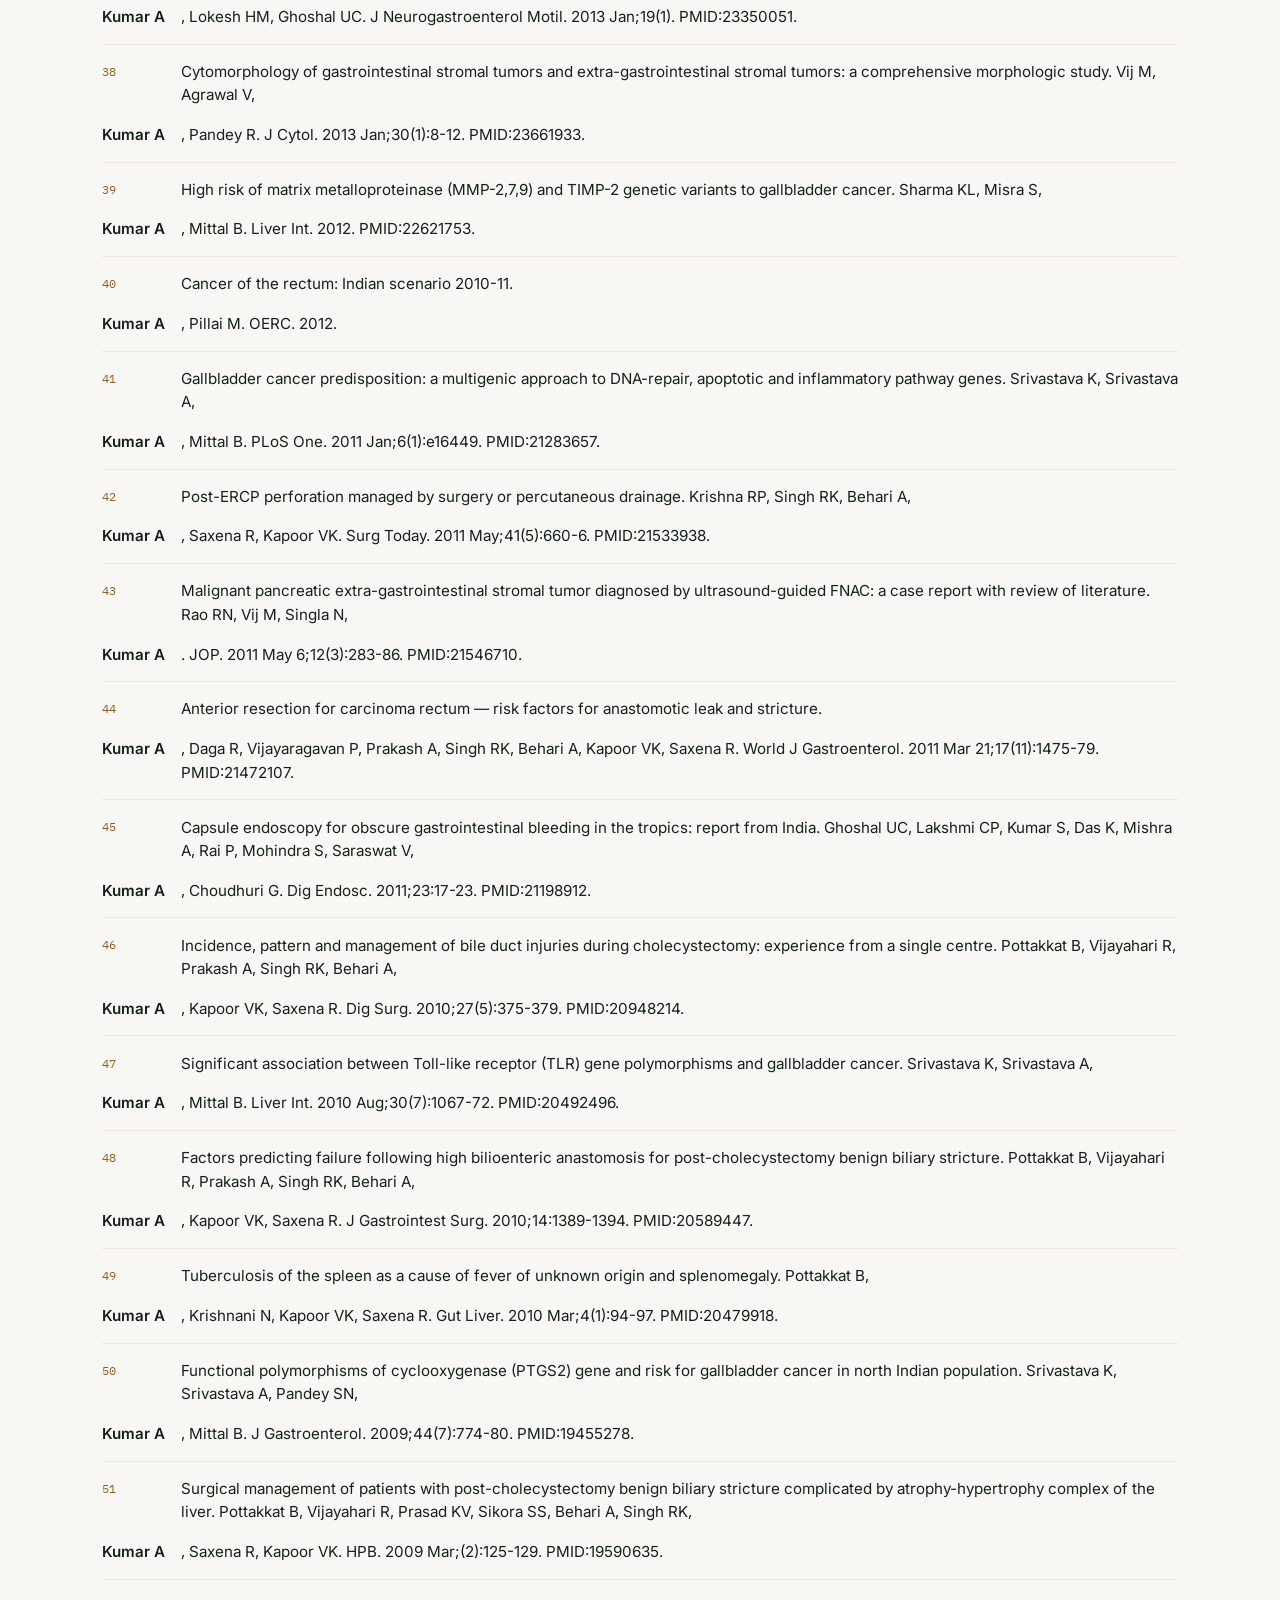
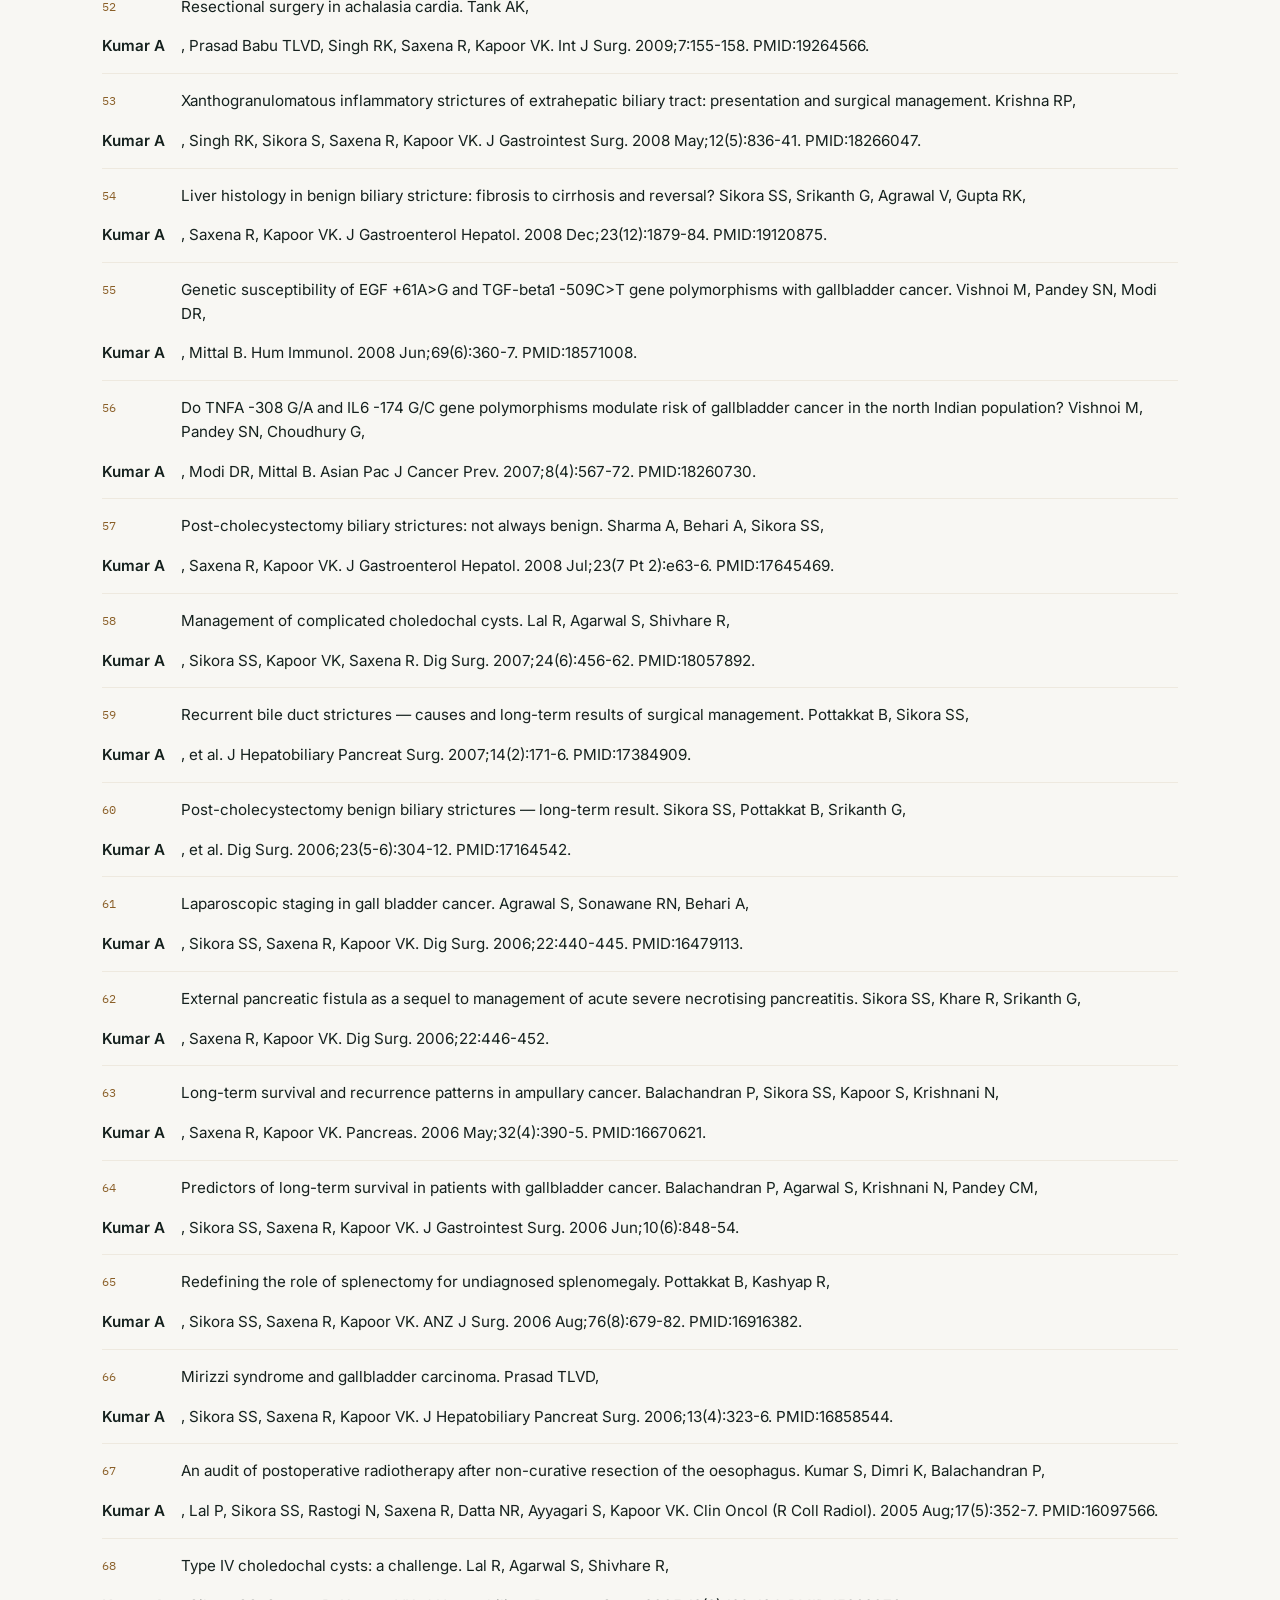
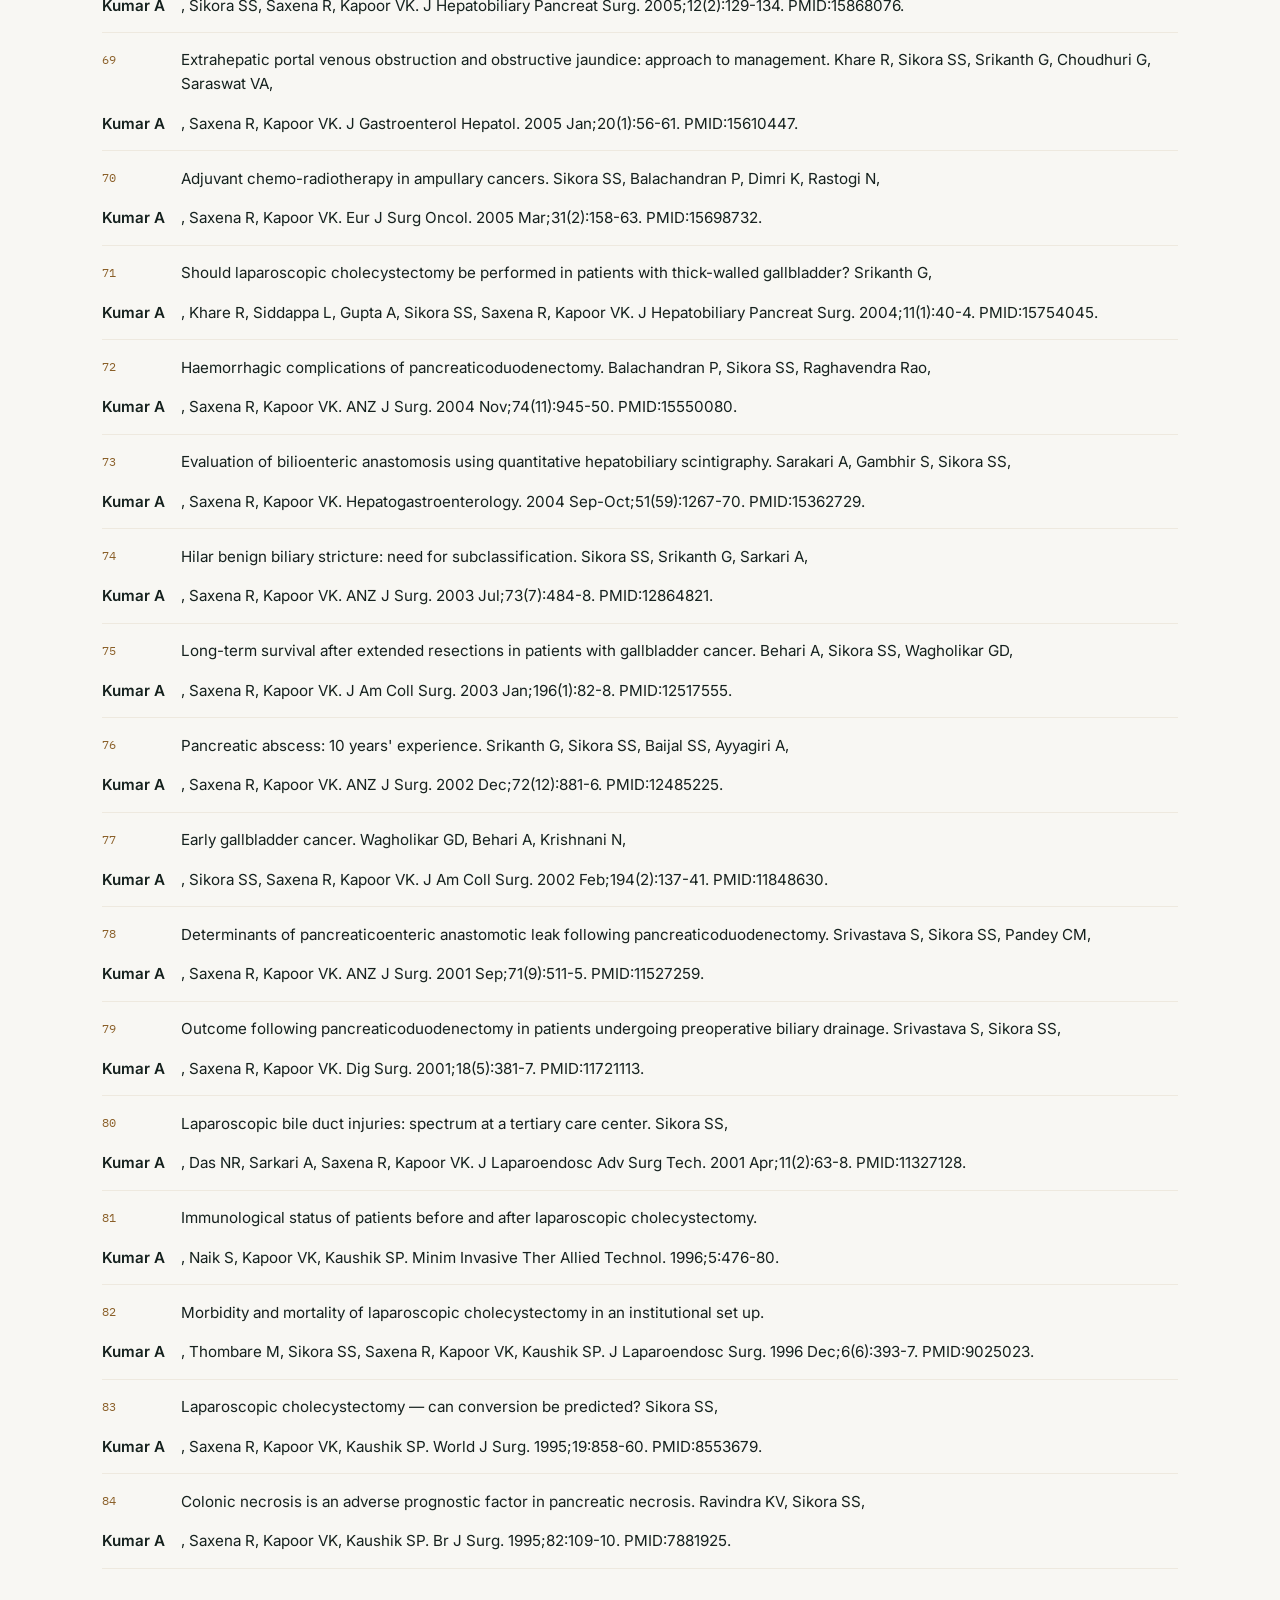
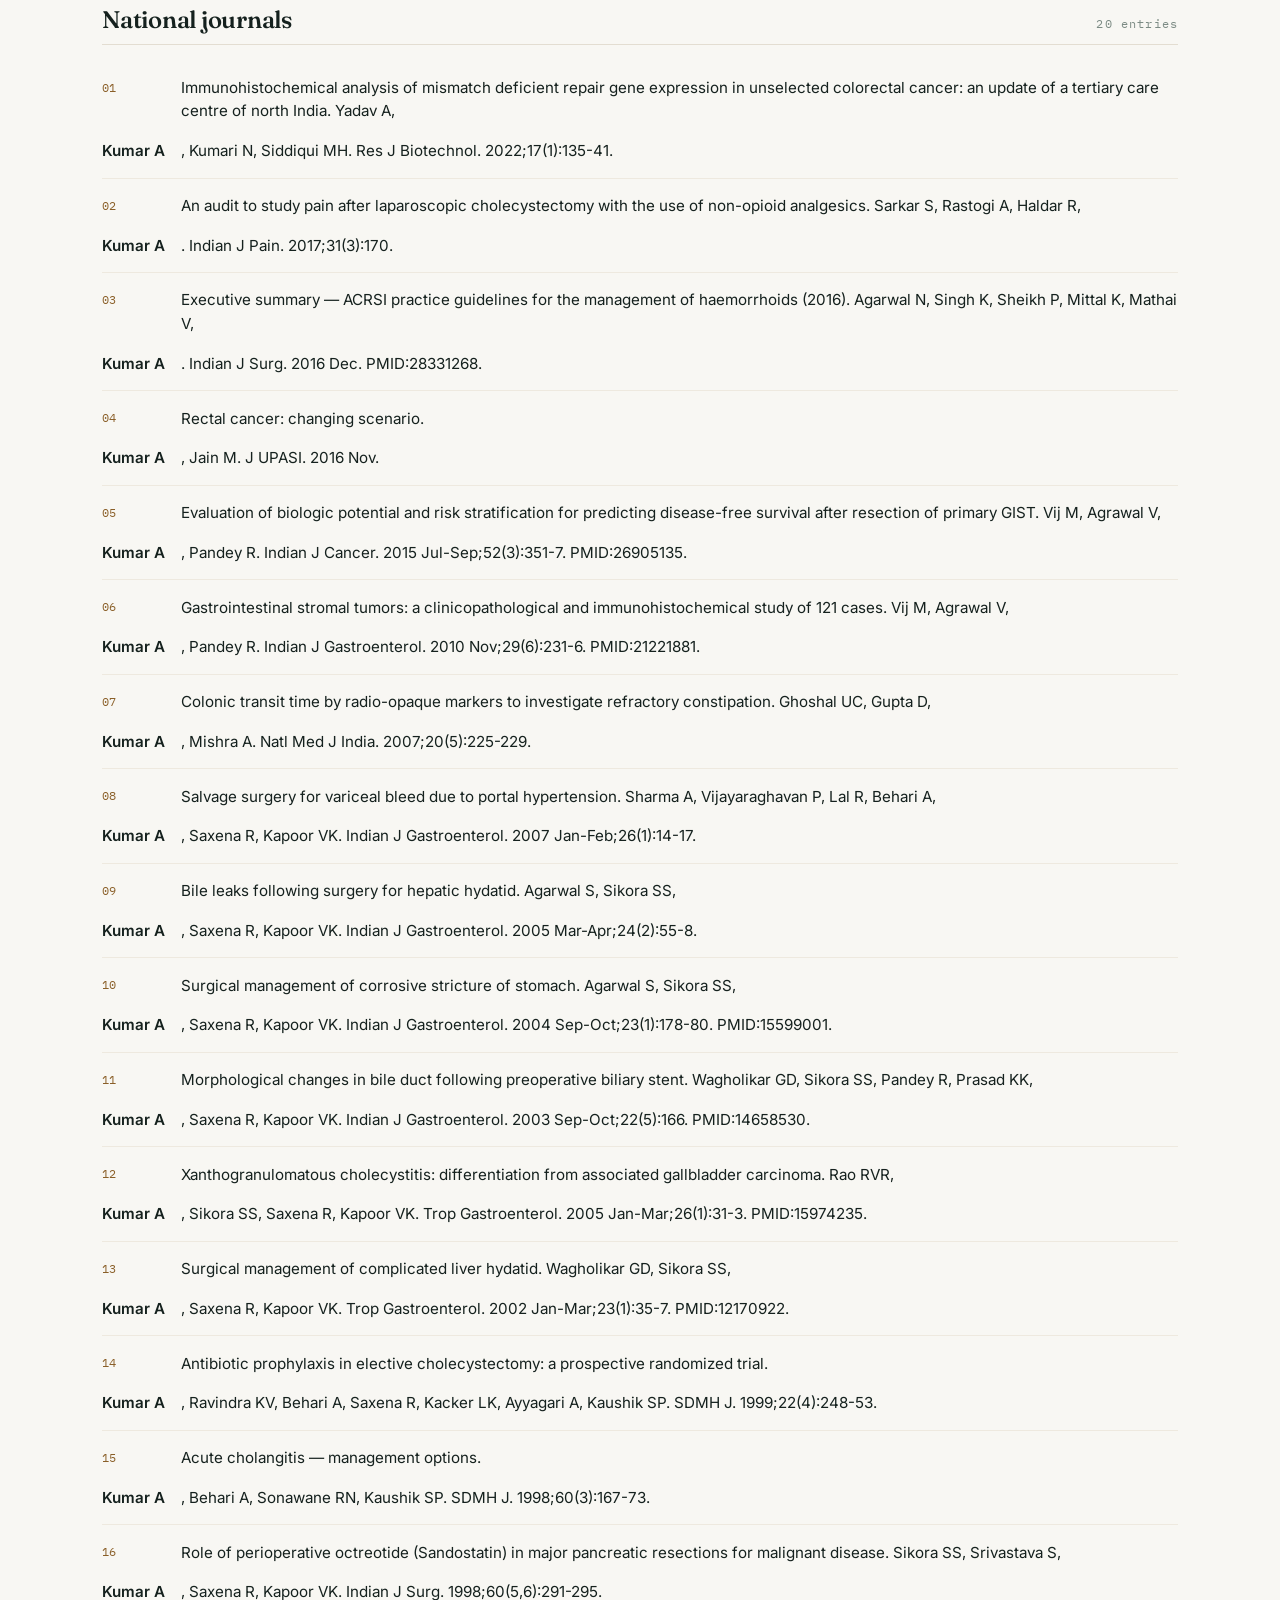
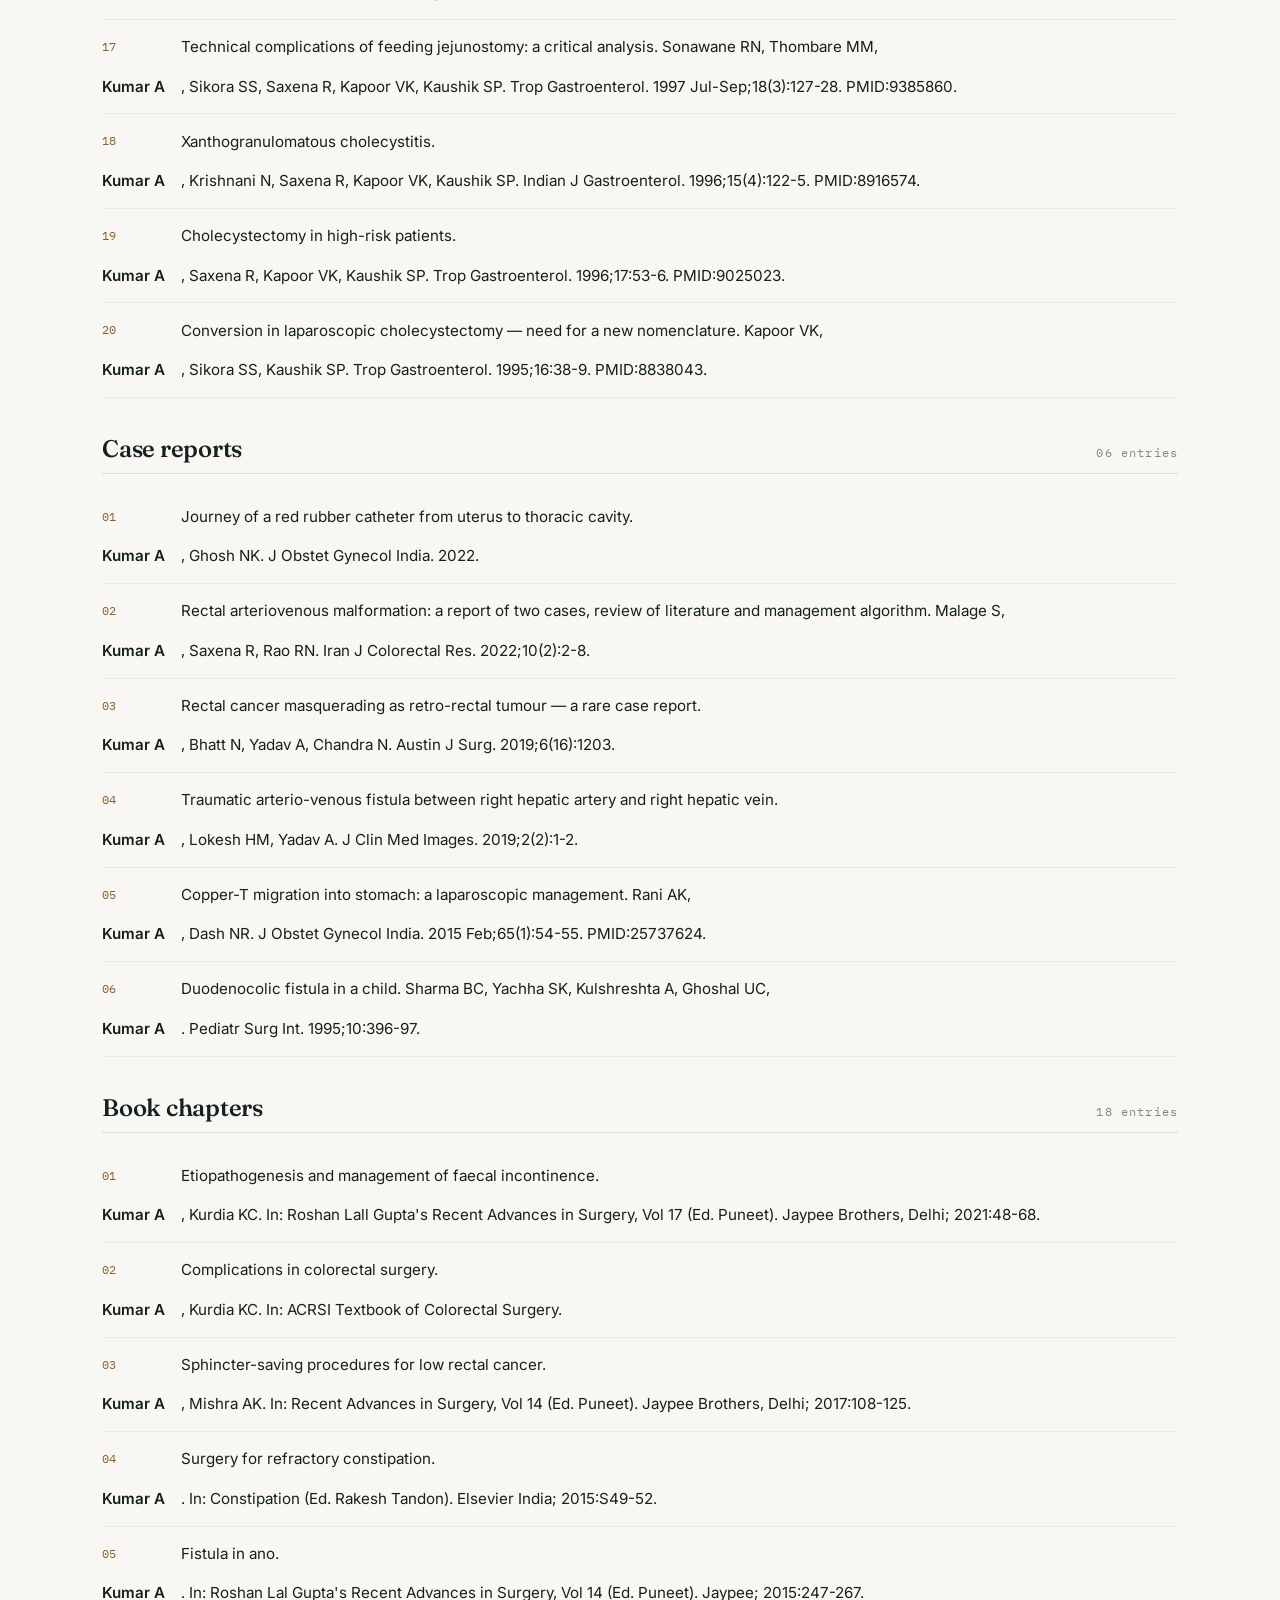
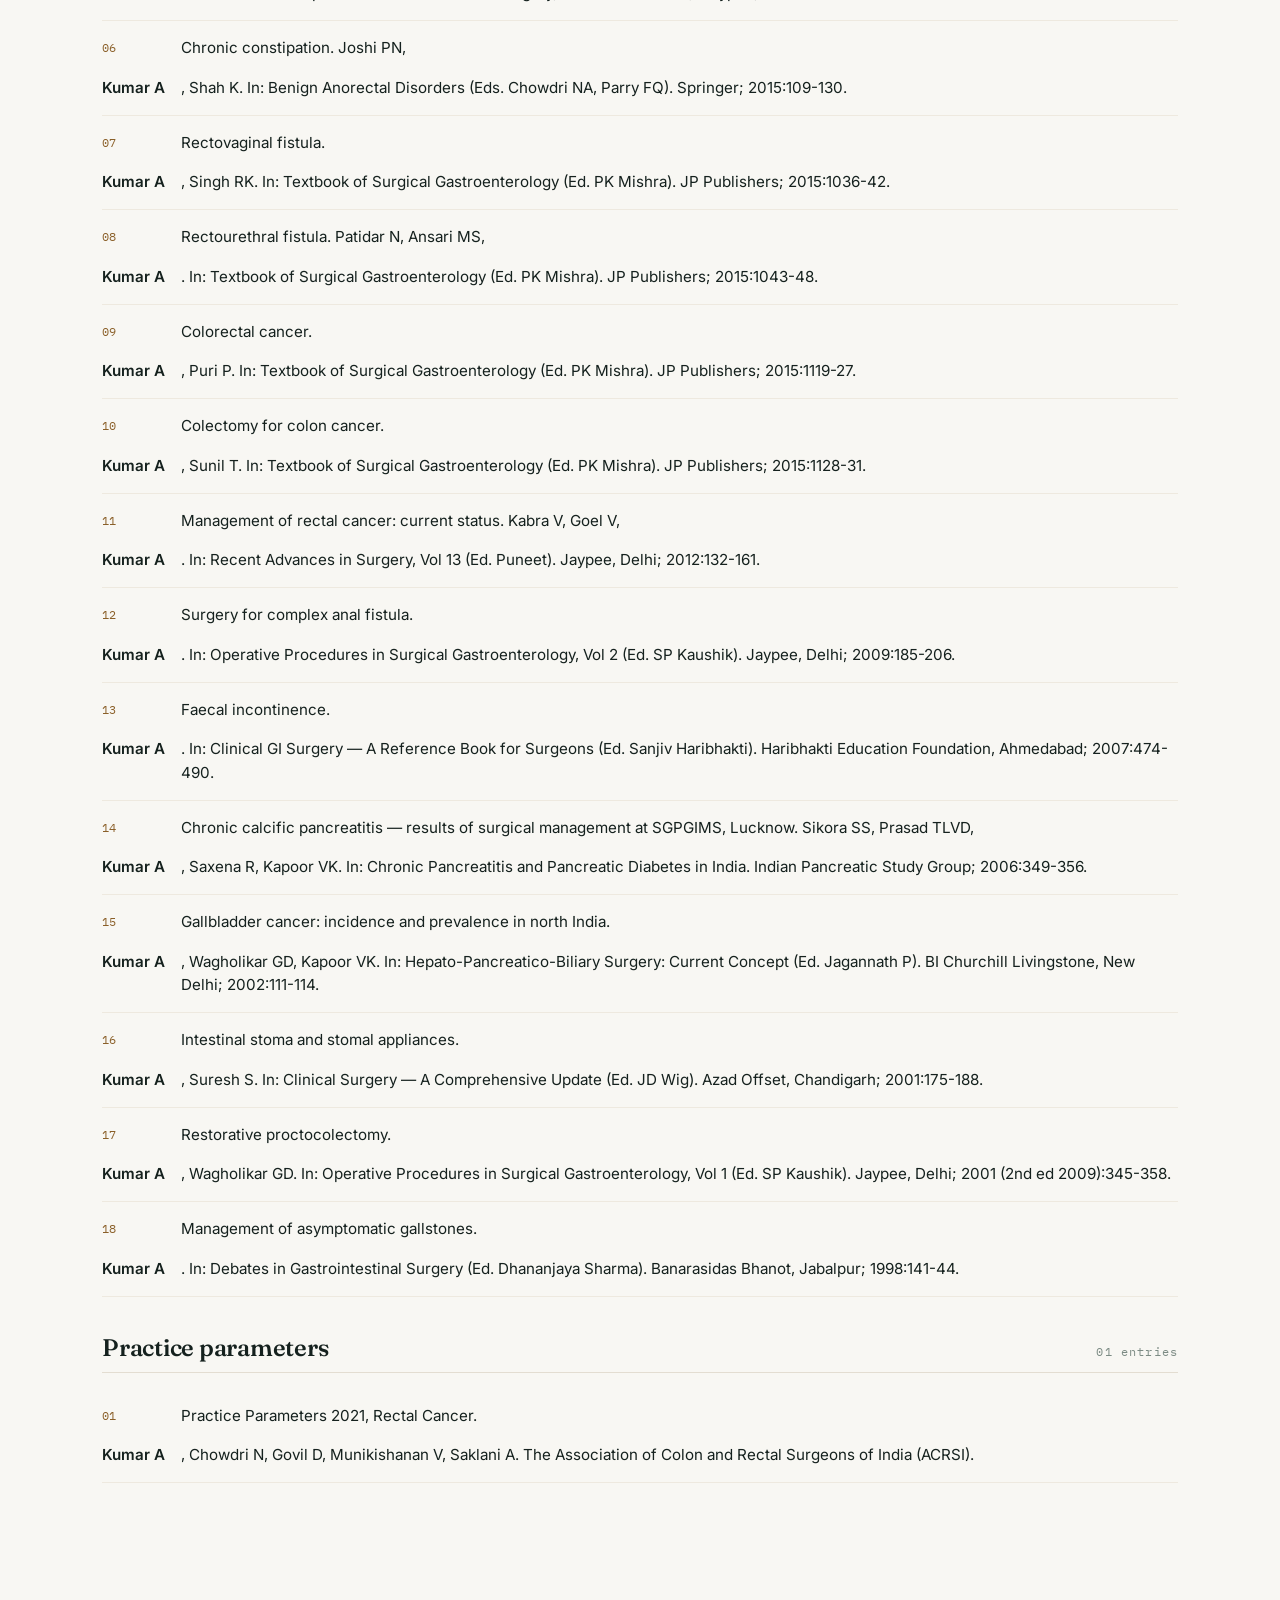
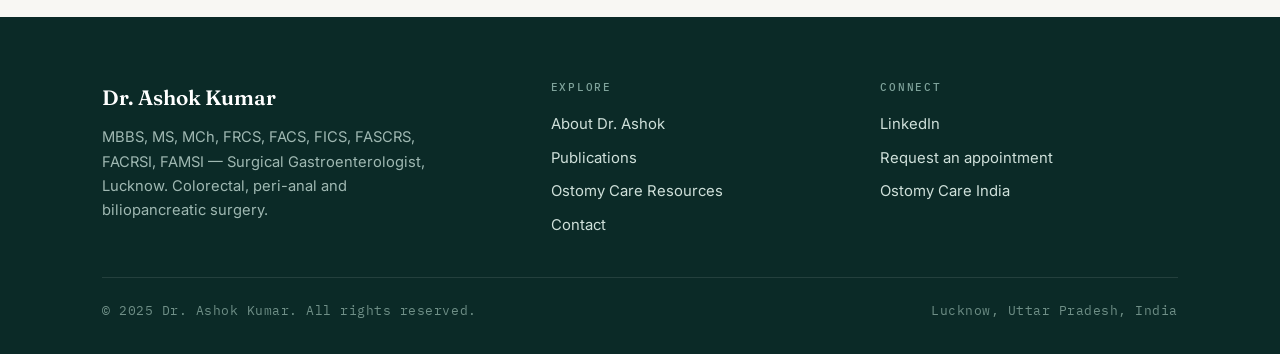
<file: publications.html>
<!doctype html>
<html lang="en">
<head>
<meta charset="utf-8">
<meta name="viewport" content="width=device-width, initial-scale=1">
<title>Publications — Dr. Ashok Kumar</title>
<meta name="description" content="Research bibliography of Dr. Ashok Kumar — peer-reviewed papers, case reports and book chapters in surgical gastroenterology, colorectal oncology and biliopancreatic surgery.">
<link rel="preconnect" href="https://fonts.googleapis.com">
<link rel="preconnect" href="https://fonts.gstatic.com" crossorigin>
<link href="https://fonts.googleapis.com/css2?family=Fraunces:opsz,wght@9..144,400;9..144,500;9..144,600&family=Inter:wght@400;500;600;700&family=IBM+Plex+Mono:wght@400;500&display=swap" rel="stylesheet">
<link rel="stylesheet" href="assets/style.css">
</head>
<body>
<header class="site-head">
  <div class="wrap bar">
    <a class="brand" href="index.html">
      <b>Dr.&nbsp;Ashok&nbsp;Kumar</b>
      <span>Surgical Gastroenterology</span>
    </a>
    <button class="navtoggle" data-nav aria-label="Menu"><span></span><span></span><span></span></button>
    <nav class="nav" id="nav">
      <a href="index.html">Home</a>
      <a href="about.html">About</a>
      <a href="publications.html" class="active">Publications</a>
      <a href="ostomy-care.html">Ostomy Care</a>
      <a href="contact.html">Contact</a>
      <a class="btn btn-primary" href="https://www.linkedin.com/in/dr-ashok-kumar-ms-mch-frcs-a5b76514/" target="_blank" rel="noopener">Connect</a>
    </nav>
  </div>
</header>

<section class="hero-slim">
  <div class="wrap">
    <div class="crumbs"><a href="index.html">Home</a> / Publications</div>
    <p class="eyebrow">Selected bibliography</p>
    <h1>Publications &amp; research</h1>
    <p>Over 129 peer-reviewed papers, case reports and book chapters across colorectal oncology, gallbladder cancer genetics, biliary &amp; pancreatic surgery, and functional bowel disorders.</p>
  </div>
</section>

<section>
  <div class="wrap">
    <div class="pubhead"><button class="filter on" onclick="pubFilter('all',this)">All</button><button class="filter" onclick="pubFilter('international',this)">International journals</button><button class="filter" onclick="pubFilter('national',this)">National journals</button><button class="filter" onclick="pubFilter('case',this)">Case reports</button><button class="filter" onclick="pubFilter('chapters',this)">Book chapters</button><button class="filter" onclick="pubFilter('practice',this)">Practice parameters</button></div>
    
  <div class="pubgroup" data-cat="international">
    <h2>International journals <small>84 entries</small></h2>
    <ul class="publist"><li class="pub">Microsatellite instability in north Indian colorectal cancer patients and its clinicopathological correlation. Yadav A, <b>Kumar A</b>, Rastogi N, Siddiqui MH. S Afr J Surg. 2022 Mar;60(1):22-27.</li><li class="pub">Colorectal cancer: artificial intelligence and its role in surgical decision making. Ghosh NK, <b>Kumar A</b>. Artif Intell Gastroenterol. 2022 Apr 28;3(2):36-45.</li><li class="pub">Detection of circulating tumour cells (CTCs) in colorectal cancer: emerging techniques and clinical implications. Yadav A, <b>Kumar A</b>, Siddiqui MH. World J Clin Oncol. 2021 Dec 24;12(12):1169-1181. PMID:35070736.</li><li class="pub">Surgical management of adenocarcinoma of the transverse colon: what should be the extent of resection? Roy MK, Pipara A, <b>Kumar A</b>. Ann Gastroenterol Surg. 2020 Jul 26;5(1):24-31. PMID:33532677.</li><li class="pub">Stapled haemorrhoidopexy: comorbidities and outcome (2020). <b>Kumar A</b>, Malage S, Nachiappan M. Asian J Res Rep Gastroenterol. 4(2):6-13.</li><li class="pub">Updates on cancer genomics and epigenomics. Sharma A, Sharma KL, Bansal C, <b>Kumar A</b>. World J Clin Oncol. 2020 Nov 24;11(11):890-897. PMID:33312884.</li><li class="pub">Young age colorectal cancer, family history of cancer and molecular profiling — a case series of 5 patients. Yadav A, <b>Kumar A</b>, Kumari N. J Med Res Case Rep. 2019;1(2).</li><li class="pub">Management of residual gall bladder: a 15-year experience from a north Indian tertiary care centre. Singh A, Kapoor A, Singh RK, Prakash A, Behari A, <b>Kumar A</b>, Kapoor VK, Saxena R. Ann Hepatobiliary Pancreat Surg. 2018;22:36-41. PMID:29536054.</li><li class="pub">Indian consensus on chronic constipation in adults — joint position statement of the IMFDA and ISG. Ghoshal UC, Sachdeva S, Pratap N, et al. (incl. <b>Kumar A</b>). Indian J Gastroenterol. 2018 Nov;37(6):526-544. PMID:30617919.</li><li class="pub">HER2 oncogene amplification and immunohistochemical profiling in gastric adenocarcinoma. Raj N, Verma D, <b>Kumar A</b>, Rai P, Rao RN. Discoveries (Craiova). 2018 Dec 31;6(4):e83. PMID:32309603.</li><li class="pub">Prognostic significance of membrane-associated HER2 in gastric adenocarcinoma. Raj N, Verma D, <b>Kumar A</b>, Rai P, Rao RN. World J Pharm Res. 2018;7(4):900-914.</li><li class="pub">Association of TERT-CLPTM1L and 8q24 common genetic variants with gallbladder cancer susceptibility and prognosis in north Indian population. Yadav S, Chandra A, <b>Kumar A</b>, Mittal B. Biochem Genet. 2018 Aug;56(4):267-282. PMID:29450669.</li><li class="pub">Gastrointestinal cancers: molecular genetics and biomarkers. Sharma KL, Bhatia V, Agarwal P, <b>Kumar A</b>. Can J Gastroenterol Hepatol. 2018 Oct 18;2018:4513860. PMID:30941325.</li><li class="pub">Pattern of mismatch repair protein loss and its clinicopathological correlation in colorectal cancer in north India. <b>Kumar A</b>, Jain M, Saxena R, Yadav A, Kumari N, Krishnani N. S Afr J Surg. 2018;56(1):25-29. PMID:29638089.</li><li class="pub">Mutational frequency of KRAS, NRAS, IDH2, PIK3CA and EGFR in gallbladder cancer. Sharma A, <b>Kumar A</b>, Kumari N, Krishnani N, Rastogi N. Ecancermedicalscience. 2017 Aug 7;11:757. PMID:28900470.</li><li class="pub">Genome-wide copy number profiling in gallbladder carcinoma — a study from north India. Sharma A, <b>Kumar A</b>, Kumari N, Krishnani N, Rastogi N. Meta Gene. 2017.</li><li class="pub">Retrorectal tumour presenting as a perianal fistula: a report of two cases and review of the literature. <b>Kumar A</b>, Mishra AK, Rajan A. World J Colorectal Surg. 2017.</li><li class="pub">Role of cholescintigraphy with SPECT-CT in detecting bronchobiliary fistula — an unusual complication of a common disease. Ravina M, Mishra AK, Rajan A, Kumar N, <b>Kumar A</b>, Gambhir S. World J Nucl Med. 2018.</li><li class="pub">Gallbladder cancer epidemiology, pathogenesis and molecular genetics: recent update. Sharma A, Sharma KL, Gupta A, Yadav A, <b>Kumar A</b>. World J Gastroenterol. 2017 Jun 14;23(22). PMID:28652652.</li><li class="pub">Targeted gene sequencing of gallbladder carcinoma identifies high-impact somatic and rare germline mutations. Yadav S, De Sarkar N, Kumari N, Krishnani N, <b>Kumar A</b>, Mittal B. Cancer Genomics Proteomics. 2017;14:495-506. PMID:29109099.</li><li class="pub">Mirizzi&#x27;s syndrome: lessons learnt from 169 patients at a single center. <b>Kumar A</b>, Senthil G, Prakash A, Behari A, Singh RK, Kapoor VK, Saxena R. Korean J Hepatobiliary Pancreat Surg. 2016 Feb;20(1):17-22. PMID:26925146.</li><li class="pub">Gastrointestinal stromal tumor: genotype frequency and prognostic relevance. Kumari N, Priyaa V, Shukla P, <b>Kumar A</b>, Aggarwal R, Krishnani N. Appl Immunohistochem Mol Morphol. 2016. PMID:27258566.</li><li class="pub">Anticipatory extended cholecystectomy: the &#x27;Lucknow&#x27; approach for thick-wall gall bladder with low suspicion of cancer. Kapoor VK, Singh R, Behari A, Sharma S, <b>Kumar A</b>, Prakash A, Singh RK, <b>Kumar A</b>, Saxena R. Chin Clin Oncol. 2016 Feb;5(1):8. PMID:26932432.</li><li class="pub">A multiple interaction analysis reveals ADRB3 as a potential candidate for gallbladder cancer predisposition. Rai R, Kim JJ, Misra S, <b>Kumar A</b>, Mittal B. Int J Mol Sci. 2015 Nov 25;16(12):28038-49. PMID:26602921.</li><li class="pub">Association of cancer stem cell markers genetic variants with gallbladder cancer susceptibility, prognosis and survival. Yadav A, Gupta A, Rastogi N, Agarwal S, <b>Kumar A</b>, Kumar V, Mittal B. Tumor Biol. 2015. PMID:26318430.</li><li class="pub">Evaluation of miR-27a, miR-181a and miR-570 genetic variants with gallbladder cancer susceptibility and treatment outcome in north Indian population. Gupta A, Sharma A, Yadav A, Rastogi N, Agarwal S, <b>Kumar A</b>, Kumar V, Mishra S, Mittal B. Mol Diagn Ther. 2015;19:317-327. PMID:26288960.</li><li class="pub">A multigenic approach to evaluate genetic variants of PLCE1, LXRs, MMPs, TIMP and CYP genes in gallbladder cancer predisposition. Sharma KL, Rai R, Srivastava A, Sharma A, Misra S, <b>Kumar A</b>, Mittal B. Tumour Biol. 2014. PMID:24863943.</li><li class="pub">CYP17 polymorphism (rs743572) is associated with increased risk of gallbladder cancer in tobacco users. Rai R, Sharma KL, Misra S, <b>Kumar A</b>, Mittal B. PLoS One. 2014 Feb 28;9(2):e90264. PMID:24587306.</li><li class="pub">Association of adrenergic receptor gene polymorphisms in gallbladder cancer susceptibility in a north Indian population. Rai R, Sharma KL, Misra S, <b>Kumar A</b>, Mittal B. J Cancer Res Clin Oncol. 2014 May;140(5):725-35. PMID:24556804.</li><li class="pub">Association of genetic variants of cancer stem cell gene CD44 haplotypes with gallbladder cancer susceptibility in north Indian population. Sharma KL, Yadav A, Gupta A, Tulsayan S, Kumar V, Misra S, <b>Kumar A</b>, Mittal B. Tumour Biol. 2014 Mar;35(3):2583-9. PMID:24186075.</li><li class="pub">Risk factors for development of biliary stricture in patients presenting with bile leak after cholecystectomy. Lokesh HM, Pottakkat B, Prakash A, Singh RK, Behari A, <b>Kumar A</b>, Kapoor VK, Saxena R. Gut Liver. 2013 May;7(3):352-6. PMID:23710318.</li><li class="pub">DCC (Deleted in Colorectal Carcinoma) gene variants confer increased susceptibility to gallbladder cancer. Rai R, Sharma KL, Tiwari S, Mishra S, <b>Kumar A</b>, Mittal B. Gene. 2013 Apr 15;518(2):303-9. PMID:23353777.</li><li class="pub">Association of potentially functional genetic variants of PLCE1 with gallbladder cancer susceptibility in north Indian population. Sharma KL, Omar M, Pandey M, Misra S, Kumar V, <b>Kumar A</b>, Mittal B. J Gastrointest Cancer. 2013 Dec;44(4):436-43. PMID:23975622.</li><li class="pub">Association of Liver X receptors (LXRs) genetic variants to gallbladder cancer susceptibility. Sharma KL, Misra S, <b>Kumar A</b>, Mittal B. Tumour Biol. 2013 Jul 11. PMID:23838803.</li><li class="pub">PSCA gene variants (rs2294008 and rs2978974) confer increased susceptibility of gallbladder carcinoma in females. Rai R, Sharma KL, Misra S, <b>Kumar A</b>, Mittal B. Gene. 2013 Aug 26. PMID:23988503.</li><li class="pub">Evaluation of a prospective strategy of extended resection to achieve R0 status in gallbladder cancer. Pottakkat B, Kapoor A, Prakash A, Singh RK, Behari A, <b>Kumar A</b>, Kapoor VK, Saxena R. J Gastrointest Cancer. 2013 Mar;44(1):33-40. PMID:22987147.</li><li class="pub">Successful outcome of refractory chronic constipation by surgical treatment: a series of 34 patients. <b>Kumar A</b>, Lokesh HM, Ghoshal UC. J Neurogastroenterol Motil. 2013 Jan;19(1). PMID:23350051.</li><li class="pub">Cytomorphology of gastrointestinal stromal tumors and extra-gastrointestinal stromal tumors: a comprehensive morphologic study. Vij M, Agrawal V, <b>Kumar A</b>, Pandey R. J Cytol. 2013 Jan;30(1):8-12. PMID:23661933.</li><li class="pub">High risk of matrix metalloproteinase (MMP-2,7,9) and TIMP-2 genetic variants to gallbladder cancer. Sharma KL, Misra S, <b>Kumar A</b>, Mittal B. Liver Int. 2012. PMID:22621753.</li><li class="pub">Cancer of the rectum: Indian scenario 2010-11. <b>Kumar A</b>, Pillai M. OERC. 2012.</li><li class="pub">Gallbladder cancer predisposition: a multigenic approach to DNA-repair, apoptotic and inflammatory pathway genes. Srivastava K, Srivastava A, <b>Kumar A</b>, Mittal B. PLoS One. 2011 Jan;6(1):e16449. PMID:21283657.</li><li class="pub">Post-ERCP perforation managed by surgery or percutaneous drainage. Krishna RP, Singh RK, Behari A, <b>Kumar A</b>, Saxena R, Kapoor VK. Surg Today. 2011 May;41(5):660-6. PMID:21533938.</li><li class="pub">Malignant pancreatic extra-gastrointestinal stromal tumor diagnosed by ultrasound-guided FNAC: a case report with review of literature. Rao RN, Vij M, Singla N, <b>Kumar A</b>. JOP. 2011 May 6;12(3):283-86. PMID:21546710.</li><li class="pub">Anterior resection for carcinoma rectum — risk factors for anastomotic leak and stricture. <b>Kumar A</b>, Daga R, Vijayaragavan P, Prakash A, Singh RK, Behari A, Kapoor VK, Saxena R. World J Gastroenterol. 2011 Mar 21;17(11):1475-79. PMID:21472107.</li><li class="pub">Capsule endoscopy for obscure gastrointestinal bleeding in the tropics: report from India. Ghoshal UC, Lakshmi CP, Kumar S, Das K, Mishra A, Rai P, Mohindra S, Saraswat V, <b>Kumar A</b>, Choudhuri G. Dig Endosc. 2011;23:17-23. PMID:21198912.</li><li class="pub">Incidence, pattern and management of bile duct injuries during cholecystectomy: experience from a single centre. Pottakkat B, Vijayahari R, Prakash A, Singh RK, Behari A, <b>Kumar A</b>, Kapoor VK, Saxena R. Dig Surg. 2010;27(5):375-379. PMID:20948214.</li><li class="pub">Significant association between Toll-like receptor (TLR) gene polymorphisms and gallbladder cancer. Srivastava K, Srivastava A, <b>Kumar A</b>, Mittal B. Liver Int. 2010 Aug;30(7):1067-72. PMID:20492496.</li><li class="pub">Factors predicting failure following high bilioenteric anastomosis for post-cholecystectomy benign biliary stricture. Pottakkat B, Vijayahari R, Prakash A, Singh RK, Behari A, <b>Kumar A</b>, Kapoor VK, Saxena R. J Gastrointest Surg. 2010;14:1389-1394. PMID:20589447.</li><li class="pub">Tuberculosis of the spleen as a cause of fever of unknown origin and splenomegaly. Pottakkat B, <b>Kumar A</b>, Krishnani N, Kapoor VK, Saxena R. Gut Liver. 2010 Mar;4(1):94-97. PMID:20479918.</li><li class="pub">Functional polymorphisms of cyclooxygenase (PTGS2) gene and risk for gallbladder cancer in north Indian population. Srivastava K, Srivastava A, Pandey SN, <b>Kumar A</b>, Mittal B. J Gastroenterol. 2009;44(7):774-80. PMID:19455278.</li><li class="pub">Surgical management of patients with post-cholecystectomy benign biliary stricture complicated by atrophy-hypertrophy complex of the liver. Pottakkat B, Vijayahari R, Prasad KV, Sikora SS, Behari A, Singh RK, <b>Kumar A</b>, Saxena R, Kapoor VK. HPB. 2009 Mar;(2):125-129. PMID:19590635.</li><li class="pub">Resectional surgery in achalasia cardia. Tank AK, <b>Kumar A</b>, Prasad Babu TLVD, Singh RK, Saxena R, Kapoor VK. Int J Surg. 2009;7:155-158. PMID:19264566.</li><li class="pub">Xanthogranulomatous inflammatory strictures of extrahepatic biliary tract: presentation and surgical management. Krishna RP, <b>Kumar A</b>, Singh RK, Sikora S, Saxena R, Kapoor VK. J Gastrointest Surg. 2008 May;12(5):836-41. PMID:18266047.</li><li class="pub">Liver histology in benign biliary stricture: fibrosis to cirrhosis and reversal? Sikora SS, Srikanth G, Agrawal V, Gupta RK, <b>Kumar A</b>, Saxena R, Kapoor VK. J Gastroenterol Hepatol. 2008 Dec;23(12):1879-84. PMID:19120875.</li><li class="pub">Genetic susceptibility of EGF +61A&gt;G and TGF-beta1 -509C&gt;T gene polymorphisms with gallbladder cancer. Vishnoi M, Pandey SN, Modi DR, <b>Kumar A</b>, Mittal B. Hum Immunol. 2008 Jun;69(6):360-7. PMID:18571008.</li><li class="pub">Do TNFA -308 G/A and IL6 -174 G/C gene polymorphisms modulate risk of gallbladder cancer in the north Indian population? Vishnoi M, Pandey SN, Choudhury G, <b>Kumar A</b>, Modi DR, Mittal B. Asian Pac J Cancer Prev. 2007;8(4):567-72. PMID:18260730.</li><li class="pub">Post-cholecystectomy biliary strictures: not always benign. Sharma A, Behari A, Sikora SS, <b>Kumar A</b>, Saxena R, Kapoor VK. J Gastroenterol Hepatol. 2008 Jul;23(7 Pt 2):e63-6. PMID:17645469.</li><li class="pub">Management of complicated choledochal cysts. Lal R, Agarwal S, Shivhare R, <b>Kumar A</b>, Sikora SS, Kapoor VK, Saxena R. Dig Surg. 2007;24(6):456-62. PMID:18057892.</li><li class="pub">Recurrent bile duct strictures — causes and long-term results of surgical management. Pottakkat B, Sikora SS, <b>Kumar A</b>, et al. J Hepatobiliary Pancreat Surg. 2007;14(2):171-6. PMID:17384909.</li><li class="pub">Post-cholecystectomy benign biliary strictures — long-term result. Sikora SS, Pottakkat B, Srikanth G, <b>Kumar A</b>, et al. Dig Surg. 2006;23(5-6):304-12. PMID:17164542.</li><li class="pub">Laparoscopic staging in gall bladder cancer. Agrawal S, Sonawane RN, Behari A, <b>Kumar A</b>, Sikora SS, Saxena R, Kapoor VK. Dig Surg. 2006;22:440-445. PMID:16479113.</li><li class="pub">External pancreatic fistula as a sequel to management of acute severe necrotising pancreatitis. Sikora SS, Khare R, Srikanth G, <b>Kumar A</b>, Saxena R, Kapoor VK. Dig Surg. 2006;22:446-452.</li><li class="pub">Long-term survival and recurrence patterns in ampullary cancer. Balachandran P, Sikora SS, Kapoor S, Krishnani N, <b>Kumar A</b>, Saxena R, Kapoor VK. Pancreas. 2006 May;32(4):390-5. PMID:16670621.</li><li class="pub">Predictors of long-term survival in patients with gallbladder cancer. Balachandran P, Agarwal S, Krishnani N, Pandey CM, <b>Kumar A</b>, Sikora SS, Saxena R, Kapoor VK. J Gastrointest Surg. 2006 Jun;10(6):848-54.</li><li class="pub">Redefining the role of splenectomy for undiagnosed splenomegaly. Pottakkat B, Kashyap R, <b>Kumar A</b>, Sikora SS, Saxena R, Kapoor VK. ANZ J Surg. 2006 Aug;76(8):679-82. PMID:16916382.</li><li class="pub">Mirizzi syndrome and gallbladder carcinoma. Prasad TLVD, <b>Kumar A</b>, Sikora SS, Saxena R, Kapoor VK. J Hepatobiliary Pancreat Surg. 2006;13(4):323-6. PMID:16858544.</li><li class="pub">An audit of postoperative radiotherapy after non-curative resection of the oesophagus. Kumar S, Dimri K, Balachandran P, <b>Kumar A</b>, Lal P, Sikora SS, Rastogi N, Saxena R, Datta NR, Ayyagari S, Kapoor VK. Clin Oncol (R Coll Radiol). 2005 Aug;17(5):352-7. PMID:16097566.</li><li class="pub">Type IV choledochal cysts: a challenge. Lal R, Agarwal S, Shivhare R, <b>Kumar A</b>, Sikora SS, Saxena R, Kapoor VK. J Hepatobiliary Pancreat Surg. 2005;12(2):129-134. PMID:15868076.</li><li class="pub">Extrahepatic portal venous obstruction and obstructive jaundice: approach to management. Khare R, Sikora SS, Srikanth G, Choudhuri G, Saraswat VA, <b>Kumar A</b>, Saxena R, Kapoor VK. J Gastroenterol Hepatol. 2005 Jan;20(1):56-61. PMID:15610447.</li><li class="pub">Adjuvant chemo-radiotherapy in ampullary cancers. Sikora SS, Balachandran P, Dimri K, Rastogi N, <b>Kumar A</b>, Saxena R, Kapoor VK. Eur J Surg Oncol. 2005 Mar;31(2):158-63. PMID:15698732.</li><li class="pub">Should laparoscopic cholecystectomy be performed in patients with thick-walled gallbladder? Srikanth G, <b>Kumar A</b>, Khare R, Siddappa L, Gupta A, Sikora SS, Saxena R, Kapoor VK. J Hepatobiliary Pancreat Surg. 2004;11(1):40-4. PMID:15754045.</li><li class="pub">Haemorrhagic complications of pancreaticoduodenectomy. Balachandran P, Sikora SS, Raghavendra Rao, <b>Kumar A</b>, Saxena R, Kapoor VK. ANZ J Surg. 2004 Nov;74(11):945-50. PMID:15550080.</li><li class="pub">Evaluation of bilioenteric anastomosis using quantitative hepatobiliary scintigraphy. Sarakari A, Gambhir S, Sikora SS, <b>Kumar A</b>, Saxena R, Kapoor VK. Hepatogastroenterology. 2004 Sep-Oct;51(59):1267-70. PMID:15362729.</li><li class="pub">Hilar benign biliary stricture: need for subclassification. Sikora SS, Srikanth G, Sarkari A, <b>Kumar A</b>, Saxena R, Kapoor VK. ANZ J Surg. 2003 Jul;73(7):484-8. PMID:12864821.</li><li class="pub">Long-term survival after extended resections in patients with gallbladder cancer. Behari A, Sikora SS, Wagholikar GD, <b>Kumar A</b>, Saxena R, Kapoor VK. J Am Coll Surg. 2003 Jan;196(1):82-8. PMID:12517555.</li><li class="pub">Pancreatic abscess: 10 years&#x27; experience. Srikanth G, Sikora SS, Baijal SS, Ayyagiri A, <b>Kumar A</b>, Saxena R, Kapoor VK. ANZ J Surg. 2002 Dec;72(12):881-6. PMID:12485225.</li><li class="pub">Early gallbladder cancer. Wagholikar GD, Behari A, Krishnani N, <b>Kumar A</b>, Sikora SS, Saxena R, Kapoor VK. J Am Coll Surg. 2002 Feb;194(2):137-41. PMID:11848630.</li><li class="pub">Determinants of pancreaticoenteric anastomotic leak following pancreaticoduodenectomy. Srivastava S, Sikora SS, Pandey CM, <b>Kumar A</b>, Saxena R, Kapoor VK. ANZ J Surg. 2001 Sep;71(9):511-5. PMID:11527259.</li><li class="pub">Outcome following pancreaticoduodenectomy in patients undergoing preoperative biliary drainage. Srivastava S, Sikora SS, <b>Kumar A</b>, Saxena R, Kapoor VK. Dig Surg. 2001;18(5):381-7. PMID:11721113.</li><li class="pub">Laparoscopic bile duct injuries: spectrum at a tertiary care center. Sikora SS, <b>Kumar A</b>, Das NR, Sarkari A, Saxena R, Kapoor VK. J Laparoendosc Adv Surg Tech. 2001 Apr;11(2):63-8. PMID:11327128.</li><li class="pub">Immunological status of patients before and after laparoscopic cholecystectomy. <b>Kumar A</b>, Naik S, Kapoor VK, Kaushik SP. Minim Invasive Ther Allied Technol. 1996;5:476-80.</li><li class="pub">Morbidity and mortality of laparoscopic cholecystectomy in an institutional set up. <b>Kumar A</b>, Thombare M, Sikora SS, Saxena R, Kapoor VK, Kaushik SP. J Laparoendosc Surg. 1996 Dec;6(6):393-7. PMID:9025023.</li><li class="pub">Laparoscopic cholecystectomy — can conversion be predicted? Sikora SS, <b>Kumar A</b>, Saxena R, Kapoor VK, Kaushik SP. World J Surg. 1995;19:858-60. PMID:8553679.</li><li class="pub">Colonic necrosis is an adverse prognostic factor in pancreatic necrosis. Ravindra KV, Sikora SS, <b>Kumar A</b>, Saxena R, Kapoor VK, Kaushik SP. Br J Surg. 1995;82:109-10. PMID:7881925.</li></ul>
  </div>
  <div class="pubgroup" data-cat="national">
    <h2>National journals <small>20 entries</small></h2>
    <ul class="publist"><li class="pub">Immunohistochemical analysis of mismatch deficient repair gene expression in unselected colorectal cancer: an update of a tertiary care centre of north India. Yadav A, <b>Kumar A</b>, Kumari N, Siddiqui MH. Res J Biotechnol. 2022;17(1):135-41.</li><li class="pub">An audit to study pain after laparoscopic cholecystectomy with the use of non-opioid analgesics. Sarkar S, Rastogi A, Haldar R, <b>Kumar A</b>. Indian J Pain. 2017;31(3):170.</li><li class="pub">Executive summary — ACRSI practice guidelines for the management of haemorrhoids (2016). Agarwal N, Singh K, Sheikh P, Mittal K, Mathai V, <b>Kumar A</b>. Indian J Surg. 2016 Dec. PMID:28331268.</li><li class="pub">Rectal cancer: changing scenario. <b>Kumar A</b>, Jain M. J UPASI. 2016 Nov.</li><li class="pub">Evaluation of biologic potential and risk stratification for predicting disease-free survival after resection of primary GIST. Vij M, Agrawal V, <b>Kumar A</b>, Pandey R. Indian J Cancer. 2015 Jul-Sep;52(3):351-7. PMID:26905135.</li><li class="pub">Gastrointestinal stromal tumors: a clinicopathological and immunohistochemical study of 121 cases. Vij M, Agrawal V, <b>Kumar A</b>, Pandey R. Indian J Gastroenterol. 2010 Nov;29(6):231-6. PMID:21221881.</li><li class="pub">Colonic transit time by radio-opaque markers to investigate refractory constipation. Ghoshal UC, Gupta D, <b>Kumar A</b>, Mishra A. Natl Med J India. 2007;20(5):225-229.</li><li class="pub">Salvage surgery for variceal bleed due to portal hypertension. Sharma A, Vijayaraghavan P, Lal R, Behari A, <b>Kumar A</b>, Saxena R, Kapoor VK. Indian J Gastroenterol. 2007 Jan-Feb;26(1):14-17.</li><li class="pub">Bile leaks following surgery for hepatic hydatid. Agarwal S, Sikora SS, <b>Kumar A</b>, Saxena R, Kapoor VK. Indian J Gastroenterol. 2005 Mar-Apr;24(2):55-8.</li><li class="pub">Surgical management of corrosive stricture of stomach. Agarwal S, Sikora SS, <b>Kumar A</b>, Saxena R, Kapoor VK. Indian J Gastroenterol. 2004 Sep-Oct;23(1):178-80. PMID:15599001.</li><li class="pub">Morphological changes in bile duct following preoperative biliary stent. Wagholikar GD, Sikora SS, Pandey R, Prasad KK, <b>Kumar A</b>, Saxena R, Kapoor VK. Indian J Gastroenterol. 2003 Sep-Oct;22(5):166. PMID:14658530.</li><li class="pub">Xanthogranulomatous cholecystitis: differentiation from associated gallbladder carcinoma. Rao RVR, <b>Kumar A</b>, Sikora SS, Saxena R, Kapoor VK. Trop Gastroenterol. 2005 Jan-Mar;26(1):31-3. PMID:15974235.</li><li class="pub">Surgical management of complicated liver hydatid. Wagholikar GD, Sikora SS, <b>Kumar A</b>, Saxena R, Kapoor VK. Trop Gastroenterol. 2002 Jan-Mar;23(1):35-7. PMID:12170922.</li><li class="pub">Antibiotic prophylaxis in elective cholecystectomy: a prospective randomized trial. <b>Kumar A</b>, Ravindra KV, Behari A, Saxena R, Kacker LK, Ayyagari A, Kaushik SP. SDMH J. 1999;22(4):248-53.</li><li class="pub">Acute cholangitis — management options. <b>Kumar A</b>, Behari A, Sonawane RN, Kaushik SP. SDMH J. 1998;60(3):167-73.</li><li class="pub">Role of perioperative octreotide (Sandostatin) in major pancreatic resections for malignant disease. Sikora SS, Srivastava S, <b>Kumar A</b>, Saxena R, Kapoor VK. Indian J Surg. 1998;60(5,6):291-295.</li><li class="pub">Technical complications of feeding jejunostomy: a critical analysis. Sonawane RN, Thombare MM, <b>Kumar A</b>, Sikora SS, Saxena R, Kapoor VK, Kaushik SP. Trop Gastroenterol. 1997 Jul-Sep;18(3):127-28. PMID:9385860.</li><li class="pub">Xanthogranulomatous cholecystitis. <b>Kumar A</b>, Krishnani N, Saxena R, Kapoor VK, Kaushik SP. Indian J Gastroenterol. 1996;15(4):122-5. PMID:8916574.</li><li class="pub">Cholecystectomy in high-risk patients. <b>Kumar A</b>, Saxena R, Kapoor VK, Kaushik SP. Trop Gastroenterol. 1996;17:53-6. PMID:9025023.</li><li class="pub">Conversion in laparoscopic cholecystectomy — need for a new nomenclature. Kapoor VK, <b>Kumar A</b>, Sikora SS, Kaushik SP. Trop Gastroenterol. 1995;16:38-9. PMID:8838043.</li></ul>
  </div>
  <div class="pubgroup" data-cat="case">
    <h2>Case reports <small>06 entries</small></h2>
    <ul class="publist"><li class="pub">Journey of a red rubber catheter from uterus to thoracic cavity. <b>Kumar A</b>, Ghosh NK. J Obstet Gynecol India. 2022.</li><li class="pub">Rectal arteriovenous malformation: a report of two cases, review of literature and management algorithm. Malage S, <b>Kumar A</b>, Saxena R, Rao RN. Iran J Colorectal Res. 2022;10(2):2-8.</li><li class="pub">Rectal cancer masquerading as retro-rectal tumour — a rare case report. <b>Kumar A</b>, Bhatt N, Yadav A, Chandra N. Austin J Surg. 2019;6(16):1203.</li><li class="pub">Traumatic arterio-venous fistula between right hepatic artery and right hepatic vein. <b>Kumar A</b>, Lokesh HM, Yadav A. J Clin Med Images. 2019;2(2):1-2.</li><li class="pub">Copper-T migration into stomach: a laparoscopic management. Rani AK, <b>Kumar A</b>, Dash NR. J Obstet Gynecol India. 2015 Feb;65(1):54-55. PMID:25737624.</li><li class="pub">Duodenocolic fistula in a child. Sharma BC, Yachha SK, Kulshreshta A, Ghoshal UC, <b>Kumar A</b>. Pediatr Surg Int. 1995;10:396-97.</li></ul>
  </div>
  <div class="pubgroup" data-cat="chapters">
    <h2>Book chapters <small>18 entries</small></h2>
    <ul class="publist"><li class="pub">Etiopathogenesis and management of faecal incontinence. <b>Kumar A</b>, Kurdia KC. In: Roshan Lall Gupta&#x27;s Recent Advances in Surgery, Vol 17 (Ed. Puneet). Jaypee Brothers, Delhi; 2021:48-68.</li><li class="pub">Complications in colorectal surgery. <b>Kumar A</b>, Kurdia KC. In: ACRSI Textbook of Colorectal Surgery.</li><li class="pub">Sphincter-saving procedures for low rectal cancer. <b>Kumar A</b>, Mishra AK. In: Recent Advances in Surgery, Vol 14 (Ed. Puneet). Jaypee Brothers, Delhi; 2017:108-125.</li><li class="pub">Surgery for refractory constipation. <b>Kumar A</b>. In: Constipation (Ed. Rakesh Tandon). Elsevier India; 2015:S49-52.</li><li class="pub">Fistula in ano. <b>Kumar A</b>. In: Roshan Lal Gupta&#x27;s Recent Advances in Surgery, Vol 14 (Ed. Puneet). Jaypee; 2015:247-267.</li><li class="pub">Chronic constipation. Joshi PN, <b>Kumar A</b>, Shah K. In: Benign Anorectal Disorders (Eds. Chowdri NA, Parry FQ). Springer; 2015:109-130.</li><li class="pub">Rectovaginal fistula. <b>Kumar A</b>, Singh RK. In: Textbook of Surgical Gastroenterology (Ed. PK Mishra). JP Publishers; 2015:1036-42.</li><li class="pub">Rectourethral fistula. Patidar N, Ansari MS, <b>Kumar A</b>. In: Textbook of Surgical Gastroenterology (Ed. PK Mishra). JP Publishers; 2015:1043-48.</li><li class="pub">Colorectal cancer. <b>Kumar A</b>, Puri P. In: Textbook of Surgical Gastroenterology (Ed. PK Mishra). JP Publishers; 2015:1119-27.</li><li class="pub">Colectomy for colon cancer. <b>Kumar A</b>, Sunil T. In: Textbook of Surgical Gastroenterology (Ed. PK Mishra). JP Publishers; 2015:1128-31.</li><li class="pub">Management of rectal cancer: current status. Kabra V, Goel V, <b>Kumar A</b>. In: Recent Advances in Surgery, Vol 13 (Ed. Puneet). Jaypee, Delhi; 2012:132-161.</li><li class="pub">Surgery for complex anal fistula. <b>Kumar A</b>. In: Operative Procedures in Surgical Gastroenterology, Vol 2 (Ed. SP Kaushik). Jaypee, Delhi; 2009:185-206.</li><li class="pub">Faecal incontinence. <b>Kumar A</b>. In: Clinical GI Surgery — A Reference Book for Surgeons (Ed. Sanjiv Haribhakti). Haribhakti Education Foundation, Ahmedabad; 2007:474-490.</li><li class="pub">Chronic calcific pancreatitis — results of surgical management at SGPGIMS, Lucknow. Sikora SS, Prasad TLVD, <b>Kumar A</b>, Saxena R, Kapoor VK. In: Chronic Pancreatitis and Pancreatic Diabetes in India. Indian Pancreatic Study Group; 2006:349-356.</li><li class="pub">Gallbladder cancer: incidence and prevalence in north India. <b>Kumar A</b>, Wagholikar GD, Kapoor VK. In: Hepato-Pancreatico-Biliary Surgery: Current Concept (Ed. Jagannath P). BI Churchill Livingstone, New Delhi; 2002:111-114.</li><li class="pub">Intestinal stoma and stomal appliances. <b>Kumar A</b>, Suresh S. In: Clinical Surgery — A Comprehensive Update (Ed. JD Wig). Azad Offset, Chandigarh; 2001:175-188.</li><li class="pub">Restorative proctocolectomy. <b>Kumar A</b>, Wagholikar GD. In: Operative Procedures in Surgical Gastroenterology, Vol 1 (Ed. SP Kaushik). Jaypee, Delhi; 2001 (2nd ed 2009):345-358.</li><li class="pub">Management of asymptomatic gallstones. <b>Kumar A</b>. In: Debates in Gastrointestinal Surgery (Ed. Dhananjaya Sharma). Banarasidas Bhanot, Jabalpur; 1998:141-44.</li></ul>
  </div>
  <div class="pubgroup" data-cat="practice">
    <h2>Practice parameters <small>01 entries</small></h2>
    <ul class="publist"><li class="pub">Practice Parameters 2021, Rectal Cancer. <b>Kumar A</b>, Chowdri N, Govil D, Munikishanan V, Saklani A. The Association of Colon and Rectal Surgeons of India (ACRSI).</li></ul>
  </div>
  </div>
</section>

<footer class="site-foot">
  <div class="wrap">
    <div class="top">
      <div>
        <b class="fbrand">Dr. Ashok Kumar</b>
        <p>MBBS, MS, MCh, FRCS, FACS, FICS, FASCRS, FACRSI, FAMSI — Surgical Gastroenterologist, Lucknow. Colorectal, peri-anal and biliopancreatic surgery.</p>
      </div>
      <div>
        <h4>Explore</h4>
        <a href="about.html">About Dr. Ashok</a>
        <a href="publications.html">Publications</a>
        <a href="ostomy-care.html">Ostomy Care Resources</a>
        <a href="contact.html">Contact</a>
      </div>
      <div>
        <h4>Connect</h4>
        <a href="https://www.linkedin.com/in/dr-ashok-kumar-ms-mch-frcs-a5b76514/" target="_blank" rel="noopener">LinkedIn</a>
        <a href="contact.html">Request an appointment</a>
        <a href="ostomy-care.html">Ostomy Care India</a>
      </div>
    </div>
    <div class="btm">
      <span>© 2025 Dr. Ashok Kumar. All rights reserved.</span>
      <span>Lucknow, Uttar Pradesh, India</span>
    </div>
  </div>
</footer>
<script src="assets/main.js"></script>
</body>
</html>
</file>
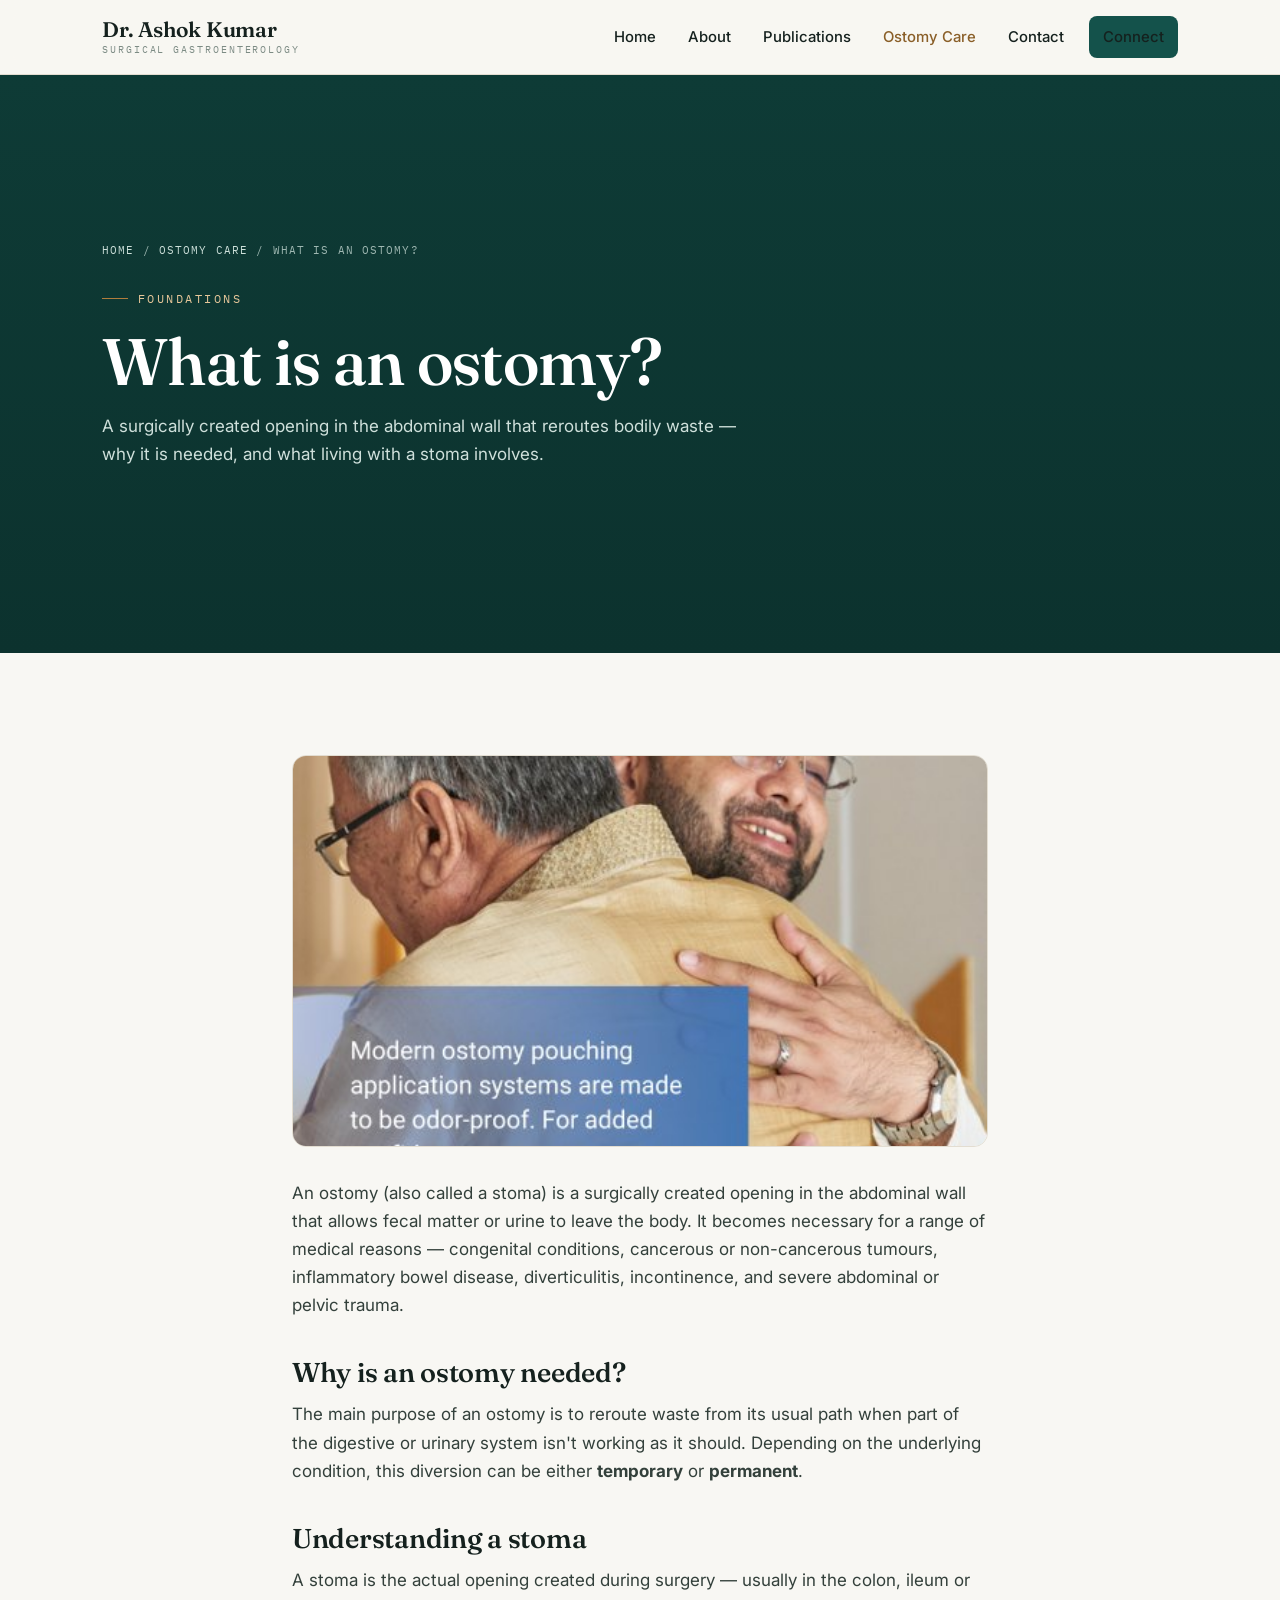
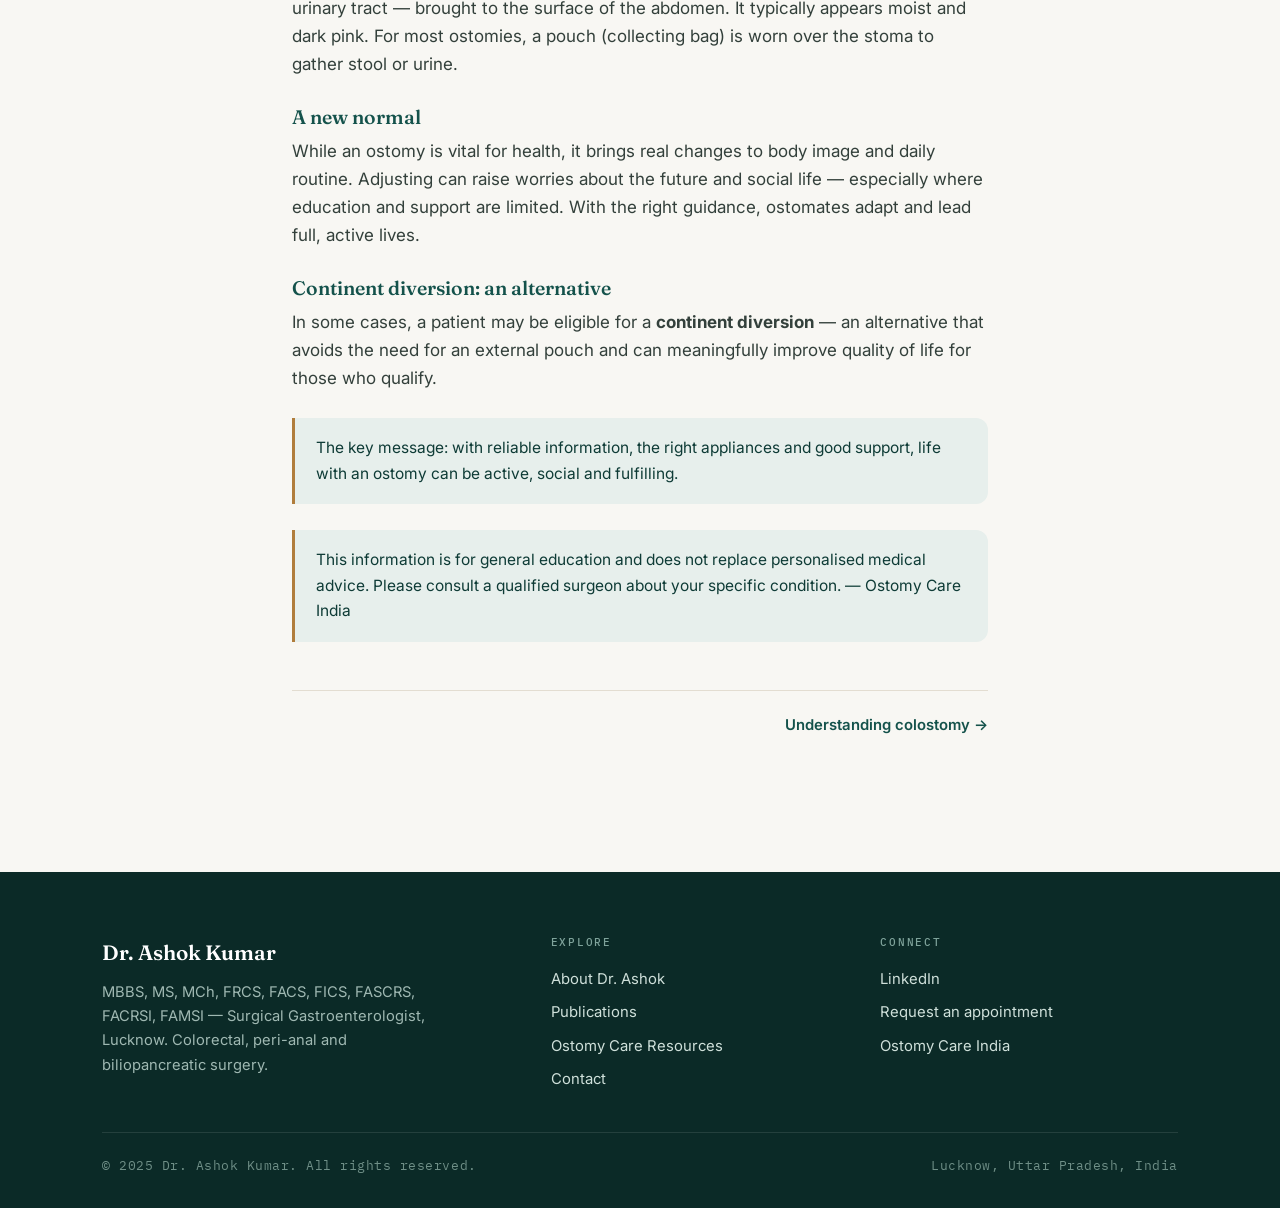
<file: what-is-ostomy.html>
<!doctype html>
<html lang="en">
<head>
<meta charset="utf-8">
<meta name="viewport" content="width=device-width, initial-scale=1">
<title>What is an ostomy? — Ostomy Care India | Dr. Ashok Kumar</title>
<meta name="description" content="A surgically created opening in the abdominal wall that reroutes bodily waste — why it is needed, and what living with a stoma involves.">
<link rel="preconnect" href="https://fonts.googleapis.com">
<link rel="preconnect" href="https://fonts.gstatic.com" crossorigin>
<link href="https://fonts.googleapis.com/css2?family=Fraunces:opsz,wght@9..144,400;9..144,500;9..144,600&family=Inter:wght@400;500;600;700&family=IBM+Plex+Mono:wght@400;500&display=swap" rel="stylesheet">
<link rel="stylesheet" href="assets/style.css">
</head>
<body>
<header class="site-head">
  <div class="wrap bar">
    <a class="brand" href="index.html">
      <b>Dr.&nbsp;Ashok&nbsp;Kumar</b>
      <span>Surgical Gastroenterology</span>
    </a>
    <button class="navtoggle" data-nav aria-label="Menu"><span></span><span></span><span></span></button>
    <nav class="nav" id="nav">
      <a href="index.html">Home</a>
      <a href="about.html">About</a>
      <a href="publications.html">Publications</a>
      <a href="ostomy-care.html" class="active">Ostomy Care</a>
      <a href="contact.html">Contact</a>
      <a class="btn btn-primary" href="https://www.linkedin.com/in/dr-ashok-kumar-ms-mch-frcs-a5b76514/" target="_blank" rel="noopener">Connect</a>
    </nav>
  </div>
</header>

<section class="hero-slim">
  <div class="wrap">
    <div class="crumbs"><a href="index.html">Home</a> / <a href="ostomy-care.html">Ostomy Care</a> / What is an ostomy?</div>
    <p class="eyebrow">Foundations</p>
    <h1>What is an ostomy?</h1>
    <p>A surgically created opening in the abdominal wall that reroutes bodily waste — why it is needed, and what living with a stoma involves.</p>
  </div>
</section>
<section>
  <div class="wrap article">
    <div class="media" style="aspect-ratio:16/9;border-radius:14px;overflow:hidden;border:1px solid var(--line);margin-bottom:2rem"><img src="assets/img/4.jpg" alt="What is an ostomy?" style="width:100%;height:100%;object-fit:cover"></div>
    <p>An ostomy (also called a stoma) is a surgically created opening in the abdominal wall that allows fecal matter or urine to leave the body. It becomes necessary for a range of medical reasons — congenital conditions, cancerous or non-cancerous tumours, inflammatory bowel disease, diverticulitis, incontinence, and severe abdominal or pelvic trauma.</p><h2>Why is an ostomy needed?</h2><p>The main purpose of an ostomy is to reroute waste from its usual path when part of the digestive or urinary system isn't working as it should. Depending on the underlying condition, this diversion can be either <b>temporary</b> or <b>permanent</b>.</p><h2>Understanding a stoma</h2><p>A stoma is the actual opening created during surgery — usually in the colon, ileum or urinary tract — brought to the surface of the abdomen. It typically appears moist and dark pink. For most ostomies, a pouch (collecting bag) is worn over the stoma to gather stool or urine.</p><h3>A new normal</h3><p>While an ostomy is vital for health, it brings real changes to body image and daily routine. Adjusting can raise worries about the future and social life — especially where education and support are limited. With the right guidance, ostomates adapt and lead full, active lives.</p><h3>Continent diversion: an alternative</h3><p>In some cases, a patient may be eligible for a <b>continent diversion</b> — an alternative that avoids the need for an external pouch and can meaningfully improve quality of life for those who qualify.</p><div class="callout">The key message: with reliable information, the right appliances and good support, life with an ostomy can be active, social and fulfilling.</div>
    
    <div class="callout">This information is for general education and does not replace personalised medical advice. Please consult a qualified surgeon about your specific condition. — Ostomy Care India</div>
    <div class="postnav"><span></span><a href="ostomy-colostomy.html">Understanding colostomy →</a></div>
  </div>
</section>

<footer class="site-foot">
  <div class="wrap">
    <div class="top">
      <div>
        <b class="fbrand">Dr. Ashok Kumar</b>
        <p>MBBS, MS, MCh, FRCS, FACS, FICS, FASCRS, FACRSI, FAMSI — Surgical Gastroenterologist, Lucknow. Colorectal, peri-anal and biliopancreatic surgery.</p>
      </div>
      <div>
        <h4>Explore</h4>
        <a href="about.html">About Dr. Ashok</a>
        <a href="publications.html">Publications</a>
        <a href="ostomy-care.html">Ostomy Care Resources</a>
        <a href="contact.html">Contact</a>
      </div>
      <div>
        <h4>Connect</h4>
        <a href="https://www.linkedin.com/in/dr-ashok-kumar-ms-mch-frcs-a5b76514/" target="_blank" rel="noopener">LinkedIn</a>
        <a href="contact.html">Request an appointment</a>
        <a href="ostomy-care.html">Ostomy Care India</a>
      </div>
    </div>
    <div class="btm">
      <span>© 2025 Dr. Ashok Kumar. All rights reserved.</span>
      <span>Lucknow, Uttar Pradesh, India</span>
    </div>
  </div>
</footer>
<script src="assets/main.js"></script>
</body>
</html>
</file>
<file: assets/style.css>
/* =========================================================
   Dr. Ashok Kumar — Surgical Gastroenterology
   Design system: "The Surgeon's Record"
   Palette grounded in surgical-drape teal + academic brass.
   ========================================================= */

:root{
  --ink:        #15211e;
  --teal-900:   #0e3b36;
  --teal-800:   #14524b;
  --teal-700:   #1c6a60;
  --teal-tint:  #e7efec;
  --paper:      #f8f7f3;
  --card:       #fffefb;
  --line:       #e3ddd1;
  --line-soft:  #eee9df;
  --brass:      #b07d3c;
  --brass-deep: #8a5f28;
  --muted:      #586a63;
  --muted-2:    #7c8b84;

  --display: "Fraunces", Georgia, "Times New Roman", serif;
  --body: "Inter", system-ui, -apple-system, Segoe UI, Roboto, sans-serif;
  --mono: "IBM Plex Mono", ui-monospace, "SFMono-Regular", Menlo, monospace;

  --wrap: 1140px;
  --gap: clamp(1rem, 3vw, 2rem);
  --r: 14px;
}

*{box-sizing:border-box}
html{scroll-behavior:smooth}
@media (prefers-reduced-motion: reduce){html{scroll-behavior:auto}}

body{
  margin:0;
  background:var(--paper);
  color:var(--ink);
  font-family:var(--body);
  font-size:17px;
  line-height:1.65;
  -webkit-font-smoothing:antialiased;
  text-rendering:optimizeLegibility;
}

img{max-width:100%;display:block}
a{color:inherit}

/* ---------- typography ---------- */
h1,h2,h3,h4{font-family:var(--display);font-weight:560;line-height:1.12;margin:0;color:var(--ink);font-optical-sizing:auto}
h1{font-size:clamp(2.4rem,5.4vw,4.1rem);letter-spacing:-0.01em}
h2{font-size:clamp(1.8rem,3.6vw,2.7rem);letter-spacing:-0.01em}
h3{font-size:clamp(1.2rem,2.2vw,1.5rem)}
p{margin:0 0 1.1em}
.lead{font-size:clamp(1.05rem,1.8vw,1.28rem);color:var(--muted);line-height:1.6}

.eyebrow{
  font-family:var(--mono);
  font-size:.72rem;
  letter-spacing:.22em;
  text-transform:uppercase;
  color:var(--brass-deep);
  display:inline-flex;align-items:center;gap:.6rem;
  margin:0 0 1.1rem;
}
.eyebrow::before{content:"";width:26px;height:1px;background:var(--brass);display:inline-block}

.wrap{max-width:var(--wrap);margin:0 auto;padding:0 var(--gap)}
section{padding:clamp(3.5rem,8vw,6.5rem) 0}
.tint{background:var(--teal-tint)}

/* ---------- header ---------- */
.site-head{
  position:sticky;top:0;z-index:50;
  background:rgba(248,247,243,.86);
  backdrop-filter:saturate(140%) blur(10px);
  border-bottom:1px solid var(--line);
}
.site-head .bar{display:flex;align-items:center;justify-content:space-between;gap:1rem;height:74px}
.brand{display:flex;flex-direction:column;text-decoration:none;line-height:1}
.brand b{font-family:var(--display);font-size:1.32rem;font-weight:600;letter-spacing:-.01em}
.brand span{font-family:var(--mono);font-size:.6rem;letter-spacing:.2em;text-transform:uppercase;color:var(--muted-2);margin-top:.32rem}
.nav{display:flex;align-items:center;gap:.4rem}
.nav a{
  text-decoration:none;font-size:.93rem;color:var(--ink);
  padding:.5rem .8rem;border-radius:8px;font-weight:500;
  transition:background .2s,color .2s;
}
.nav a:hover{background:var(--teal-tint);color:var(--teal-800)}
.nav a.active{color:var(--brass-deep)}
.nav .btn{margin-left:.4rem}
.navtoggle{display:none;background:none;border:1px solid var(--line);border-radius:9px;padding:.5rem .6rem;cursor:pointer}
.navtoggle span{display:block;width:20px;height:2px;background:var(--ink);margin:4px 0;transition:.25s}

/* ---------- buttons ---------- */
.btn{
  display:inline-flex;align-items:center;gap:.5rem;
  font-family:var(--body);font-weight:600;font-size:.92rem;
  padding:.72rem 1.25rem;border-radius:999px;
  text-decoration:none;cursor:pointer;border:1px solid transparent;
  transition:transform .15s, background .2s, border-color .2s, color .2s;
}
.btn-primary{background:var(--teal-800);color:#fff}
.btn-primary:hover{background:var(--teal-900);transform:translateY(-1px)}
.btn-ghost{background:transparent;border-color:var(--line);color:var(--ink)}
.btn-ghost:hover{border-color:var(--teal-700);color:var(--teal-800)}
.btn-bright{background:var(--brass);color:#241606}
.btn-bright:hover{background:var(--brass-deep);color:#fff;transform:translateY(-1px)}
.btn .arw{transition:transform .2s}
.btn:hover .arw{transform:translateX(3px)}

/* ---------- hero ---------- */
.hero{
  background:
    radial-gradient(120% 90% at 88% -10%, rgba(176,125,60,.16), transparent 55%),
    linear-gradient(180deg, var(--teal-900), #0b322e);
  color:#eef3f0;position:relative;overflow:hidden;
}
.hero::after{ /* faint ledger ticks */
  content:"";position:absolute;inset:0;pointer-events:none;opacity:.10;
  background-image:linear-gradient(90deg, rgba(255,255,255,.5) 1px, transparent 1px);
  background-size:64px 100%;mask-image:linear-gradient(90deg,transparent,#000 40%,#000 60%,transparent);
}
.hero .wrap{position:relative;z-index:2;display:grid;grid-template-columns:1.25fr .9fr;gap:clamp(1.5rem,4vw,3.5rem);align-items:center;padding-top:clamp(3rem,7vw,5rem);padding-bottom:clamp(3rem,7vw,5rem)}
.hero .eyebrow{color:#e7c79a}
.hero .eyebrow::before{background:var(--brass)}
.hero h1{color:#fff}
.hero .creds{font-family:var(--mono);font-size:.82rem;letter-spacing:.06em;color:#bcd3cd;margin:.4rem 0 1.4rem}
.hero .sub{font-size:1.08rem;color:#cfe0db;max-width:46ch;margin-bottom:1.8rem}
.hero .cta-row{display:flex;flex-wrap:wrap;gap:.7rem}
.portrait{
  position:relative;border-radius:18px;overflow:hidden;
  border:1px solid rgba(255,255,255,.16);
  box-shadow:0 30px 60px -25px rgba(0,0,0,.55);
  background:#0b322e;aspect-ratio:4/5;
}
.portrait img{width:100%;height:100%;object-fit:cover}
.portrait .tag{
  position:absolute;left:14px;bottom:14px;right:14px;
  font-family:var(--mono);font-size:.66rem;letter-spacing:.12em;text-transform:uppercase;
  color:#eef3f0;background:rgba(11,50,46,.72);backdrop-filter:blur(4px);
  border:1px solid rgba(255,255,255,.14);border-radius:8px;padding:.5rem .7rem;
}

/* ---------- record strip ---------- */
.record{
  border-top:1px solid rgba(255,255,255,.14);
  margin-top:clamp(1.5rem,4vw,2.5rem);
}
.record .wrap{display:grid;grid-template-columns:repeat(4,1fr);gap:1px;background:rgba(255,255,255,.12);border-bottom:0;padding:0;border-radius:0}
.record .cell{background:#0c352f;padding:1.4rem var(--gap);color:#dfeae6}
.record .cell:first-child{padding-left:max(var(--gap),calc((100vw - var(--wrap))/2 + var(--gap)))}
.record .num{font-family:var(--display);font-size:2rem;font-weight:600;color:#fff;line-height:1}
.record .lab{font-family:var(--mono);font-size:.66rem;letter-spacing:.14em;text-transform:uppercase;color:#9fb8b2;margin-top:.5rem}

/* ---------- generic grid cards ---------- */
.grid{display:grid;gap:1.1rem}
.cols-3{grid-template-columns:repeat(3,1fr)}
.cols-2{grid-template-columns:repeat(2,1fr)}

.card{
  background:var(--card);border:1px solid var(--line);border-radius:var(--r);
  padding:1.5rem 1.5rem 1.6rem;position:relative;
  transition:transform .2s, box-shadow .2s, border-color .2s;
}
.card .idx{font-family:var(--mono);font-size:.72rem;color:var(--brass-deep);letter-spacing:.1em}
.card h3{margin:.5rem 0 .5rem}
.card p{color:var(--muted);font-size:.96rem;margin:0}
.card.link{text-decoration:none;display:block}
.card.link:hover{transform:translateY(-3px);box-shadow:0 18px 34px -22px rgba(14,59,54,.4);border-color:var(--teal-700)}
.card .more{margin-top:1rem;font-weight:600;font-size:.9rem;color:var(--teal-800);display:inline-flex;gap:.4rem;align-items:center}

/* specialty list */
.spec{display:grid;grid-template-columns:repeat(2,1fr);gap:2rem clamp(2rem,5vw,4rem)}
.spec h3{display:flex;gap:.7rem;align-items:baseline;margin-bottom:.9rem;font-size:1.18rem}
.spec h3 i{font-family:var(--mono);font-style:normal;font-size:.8rem;color:var(--brass-deep)}
.spec ul{list-style:none;margin:0;padding:0}
.spec li{padding:.42rem 0 .42rem 1.4rem;position:relative;border-bottom:1px dashed var(--line-soft);color:var(--ink);font-size:.97rem}
.spec li::before{content:"";position:absolute;left:0;top:.95em;width:7px;height:7px;border:1.5px solid var(--brass);border-radius:50%}

/* split intro */
.split{display:grid;grid-template-columns:1fr 1fr;gap:clamp(2rem,5vw,4rem);align-items:center}
.split .media{border-radius:var(--r);overflow:hidden;border:1px solid var(--line);aspect-ratio:1/1;background:var(--teal-tint)}
.split .media img{width:100%;height:100%;object-fit:cover}

/* timeline (positions) */
.timeline{border-left:2px solid var(--line);margin-left:.5rem}
.tl{position:relative;padding:0 0 2rem 1.8rem}
.tl::before{content:"";position:absolute;left:-7px;top:.35rem;width:12px;height:12px;border-radius:50%;background:var(--brass);border:3px solid var(--paper)}
.tl .yr{font-family:var(--mono);font-size:.74rem;letter-spacing:.1em;color:var(--brass-deep)}
.tl .role{font-family:var(--display);font-size:1.22rem;font-weight:560;margin:.2rem 0 .15rem}
.tl .org{color:var(--muted);font-size:.95rem}

/* fellowship grid */
.fellows{display:grid;grid-template-columns:repeat(2,1fr);gap:1px;background:var(--line);border:1px solid var(--line);border-radius:var(--r);overflow:hidden}
.fellows div{background:var(--card);padding:1.1rem 1.3rem}
.fellows .ft{font-weight:600;font-size:.98rem}
.fellows .fm{font-size:.86rem;color:var(--muted);margin-top:.15rem}
.fellows .fk{font-family:var(--mono);font-size:.66rem;letter-spacing:.1em;text-transform:uppercase;color:var(--brass-deep);margin-top:.5rem}

/* ---------- publications ---------- */
.pubhead{display:flex;flex-wrap:wrap;gap:.5rem;margin-bottom:2rem}
.filter{
  font-family:var(--mono);font-size:.72rem;letter-spacing:.08em;text-transform:uppercase;
  border:1px solid var(--line);background:var(--card);border-radius:999px;padding:.5rem .95rem;cursor:pointer;color:var(--muted);
  transition:.2s;
}
.filter:hover{border-color:var(--teal-700);color:var(--teal-800)}
.filter.on{background:var(--teal-800);color:#fff;border-color:var(--teal-800)}
.pubgroup h2{font-size:1.5rem;margin:2.4rem 0 1rem;padding-bottom:.6rem;border-bottom:1px solid var(--line);display:flex;justify-content:space-between;align-items:baseline}
.pubgroup h2 small{font-family:var(--mono);font-size:.72rem;color:var(--muted-2);letter-spacing:.1em;font-weight:400}
.publist{list-style:none;margin:0;padding:0;counter-reset:pub}
.pub{
  display:grid;grid-template-columns:auto 1fr;gap:1rem;
  padding:.95rem 0;border-bottom:1px solid var(--line-soft);font-size:.95rem;line-height:1.55;
}
.pub::before{counter-increment:pub;content:counter(pub,decimal-leading-zero);font-family:var(--mono);font-size:.72rem;color:var(--brass-deep);padding-top:.18rem}
.pub b{color:var(--ink);font-weight:600}
.pub a{color:var(--teal-800);text-decoration:underline;text-decoration-color:var(--line)}
.pub .pmid{font-family:var(--mono);font-size:.7rem;color:var(--muted-2);letter-spacing:.04em}

/* ---------- article / blog ---------- */
.hero-slim{background:linear-gradient(180deg,var(--teal-900),#0c322e);color:#eef3f0}
.hero-slim .wrap{padding-top:clamp(2.5rem,6vw,4rem);padding-bottom:clamp(2.5rem,6vw,4rem)}
.hero-slim .eyebrow{color:#e7c79a}.hero-slim .eyebrow::before{background:var(--brass)}
.hero-slim h1{color:#fff}
.hero-slim p{color:#cfe0db;max-width:60ch;margin-top:.8rem}
.crumbs{font-family:var(--mono);font-size:.7rem;letter-spacing:.1em;text-transform:uppercase;color:#9fb8b2;margin-bottom:1rem}
.crumbs a{color:#cde0da;text-decoration:none}
.crumbs a:hover{text-decoration:underline}

.article{max-width:760px;margin:0 auto}
.article h2{font-size:1.7rem;margin:2.4rem 0 .8rem}
.article h3{font-size:1.22rem;margin:1.8rem 0 .5rem;color:var(--teal-800)}
.article p{color:#33403b}
.article ul{margin:0 0 1.2em;padding-left:1.2rem}
.article li{margin:.4rem 0}
.callout{
  background:var(--teal-tint);border-left:3px solid var(--brass);
  border-radius:0 12px 12px 0;padding:1.1rem 1.3rem;margin:1.6rem 0;font-size:.97rem;color:var(--teal-900);
}
.figbar{display:grid;grid-template-columns:repeat(3,1fr);gap:1rem;margin:1.5rem 0}
.figbar img{border-radius:12px;border:1px solid var(--line);aspect-ratio:4/3;object-fit:cover;width:100%}

.postnav{display:flex;justify-content:space-between;gap:1rem;margin-top:3rem;border-top:1px solid var(--line);padding-top:1.4rem}
.postnav a{text-decoration:none;font-weight:600;color:var(--teal-800);font-size:.93rem}

/* ostomy hub cards with image */
.hubcard{background:var(--card);border:1px solid var(--line);border-radius:var(--r);overflow:hidden;text-decoration:none;display:flex;flex-direction:column;transition:transform .2s,box-shadow .2s}
.hubcard:hover{transform:translateY(-3px);box-shadow:0 20px 38px -24px rgba(14,59,54,.45)}
.hubcard .ph{aspect-ratio:16/10;background:var(--teal-tint);overflow:hidden}
.hubcard .ph img{width:100%;height:100%;object-fit:cover;transition:transform .4s}
.hubcard:hover .ph img{transform:scale(1.04)}
.hubcard .bd{padding:1.3rem 1.4rem 1.5rem}
.hubcard .kic{font-family:var(--mono);font-size:.68rem;letter-spacing:.12em;text-transform:uppercase;color:var(--brass-deep)}
.hubcard h3{margin:.5rem 0 .5rem}
.hubcard p{color:var(--muted);font-size:.95rem;margin:0}

/* ---------- contact ---------- */
.contact-grid{display:grid;grid-template-columns:1fr 1fr;gap:clamp(2rem,5vw,4rem)}
.cinfo{list-style:none;margin:1.5rem 0 0;padding:0}
.cinfo li{padding:1rem 0;border-bottom:1px solid var(--line);display:grid;grid-template-columns:auto 1fr;gap:1rem;align-items:start}
.cinfo .k{font-family:var(--mono);font-size:.68rem;letter-spacing:.12em;text-transform:uppercase;color:var(--brass-deep);padding-top:.2rem}
.cinfo a{color:var(--teal-800)}
.panel{background:var(--card);border:1px solid var(--line);border-radius:var(--r);padding:1.8rem}
form .row{margin-bottom:1rem}
label{display:block;font-size:.82rem;font-weight:600;margin-bottom:.35rem;color:var(--ink)}
input,textarea{width:100%;font-family:var(--body);font-size:.96rem;padding:.7rem .85rem;border:1px solid var(--line);border-radius:10px;background:var(--paper);color:var(--ink)}
input:focus,textarea:focus{outline:2px solid var(--teal-700);outline-offset:1px;border-color:transparent}

/* ---------- CTA band ---------- */
.band{background:linear-gradient(120deg,var(--teal-900),var(--teal-800));color:#eef3f0;border-radius:20px;padding:clamp(2rem,5vw,3.2rem);text-align:center;position:relative;overflow:hidden}
.band h2{color:#fff}.band p{color:#cfe0db;max-width:54ch;margin:.6rem auto 1.6rem}
.band .cta-row{display:flex;gap:.7rem;justify-content:center;flex-wrap:wrap}

/* ---------- footer ---------- */
.site-foot{background:#0b2a27;color:#bdd0cb;padding:clamp(2.5rem,6vw,4rem) 0 2rem;margin-top:2rem}
.site-foot .top{display:grid;grid-template-columns:1.4fr 1fr 1fr;gap:2rem;padding-bottom:2.2rem;border-bottom:1px solid rgba(255,255,255,.1)}
.site-foot b.fbrand{font-family:var(--display);color:#fff;font-size:1.3rem;font-weight:600;display:block;margin-bottom:.6rem}
.site-foot p{color:#9fb8b2;font-size:.92rem;max-width:36ch}
.site-foot h4{font-family:var(--mono);font-size:.68rem;letter-spacing:.16em;text-transform:uppercase;color:#7fa39b;margin:0 0 .9rem;font-weight:500}
.site-foot a{color:#cfe0da;text-decoration:none;font-size:.93rem;display:block;padding:.28rem 0}
.site-foot a:hover{color:#fff}
.site-foot .btm{display:flex;justify-content:space-between;gap:1rem;flex-wrap:wrap;padding-top:1.4rem;font-size:.8rem;color:#6f8f87;font-family:var(--mono);letter-spacing:.04em}

/* reveal */
.reveal{opacity:0;transform:translateY(14px);transition:opacity .6s ease, transform .6s ease}
.reveal.in{opacity:1;transform:none}
@media (prefers-reduced-motion: reduce){.reveal{opacity:1;transform:none;transition:none}}

/* ---------- responsive ---------- */
@media (max-width:900px){
  .hero .wrap{grid-template-columns:1fr}
  .portrait{max-width:340px;order:-1}
  .record .wrap{grid-template-columns:repeat(2,1fr)}
  .record .cell:first-child{padding-left:var(--gap)}
  .cols-3{grid-template-columns:1fr 1fr}
  .split,.contact-grid{grid-template-columns:1fr}
  .split .media{max-width:420px}
  .spec{grid-template-columns:1fr}
  .fellows{grid-template-columns:1fr}
  .site-foot .top{grid-template-columns:1fr 1fr}
}
@media (max-width:640px){
  body{font-size:16px}
  .nav{
    position:fixed;inset:74px 0 auto 0;background:var(--paper);
    flex-direction:column;align-items:stretch;gap:.2rem;padding:1rem var(--gap) 1.4rem;
    border-bottom:1px solid var(--line);transform:translateY(-130%);transition:transform .28s ease;box-shadow:0 20px 30px -20px rgba(0,0,0,.3)
  }
  .nav.open{transform:none}
  .nav a{padding:.7rem .4rem}
  .nav .btn{margin:.4rem 0 0}
  .navtoggle{display:block}
  .cols-3,.cols-2,.figbar{grid-template-columns:1fr}
  .record .wrap{grid-template-columns:1fr 1fr}
  .pub{grid-template-columns:1fr}
  .pub::before{display:none}
  .site-foot .top{grid-template-columns:1fr}
}
</file>
